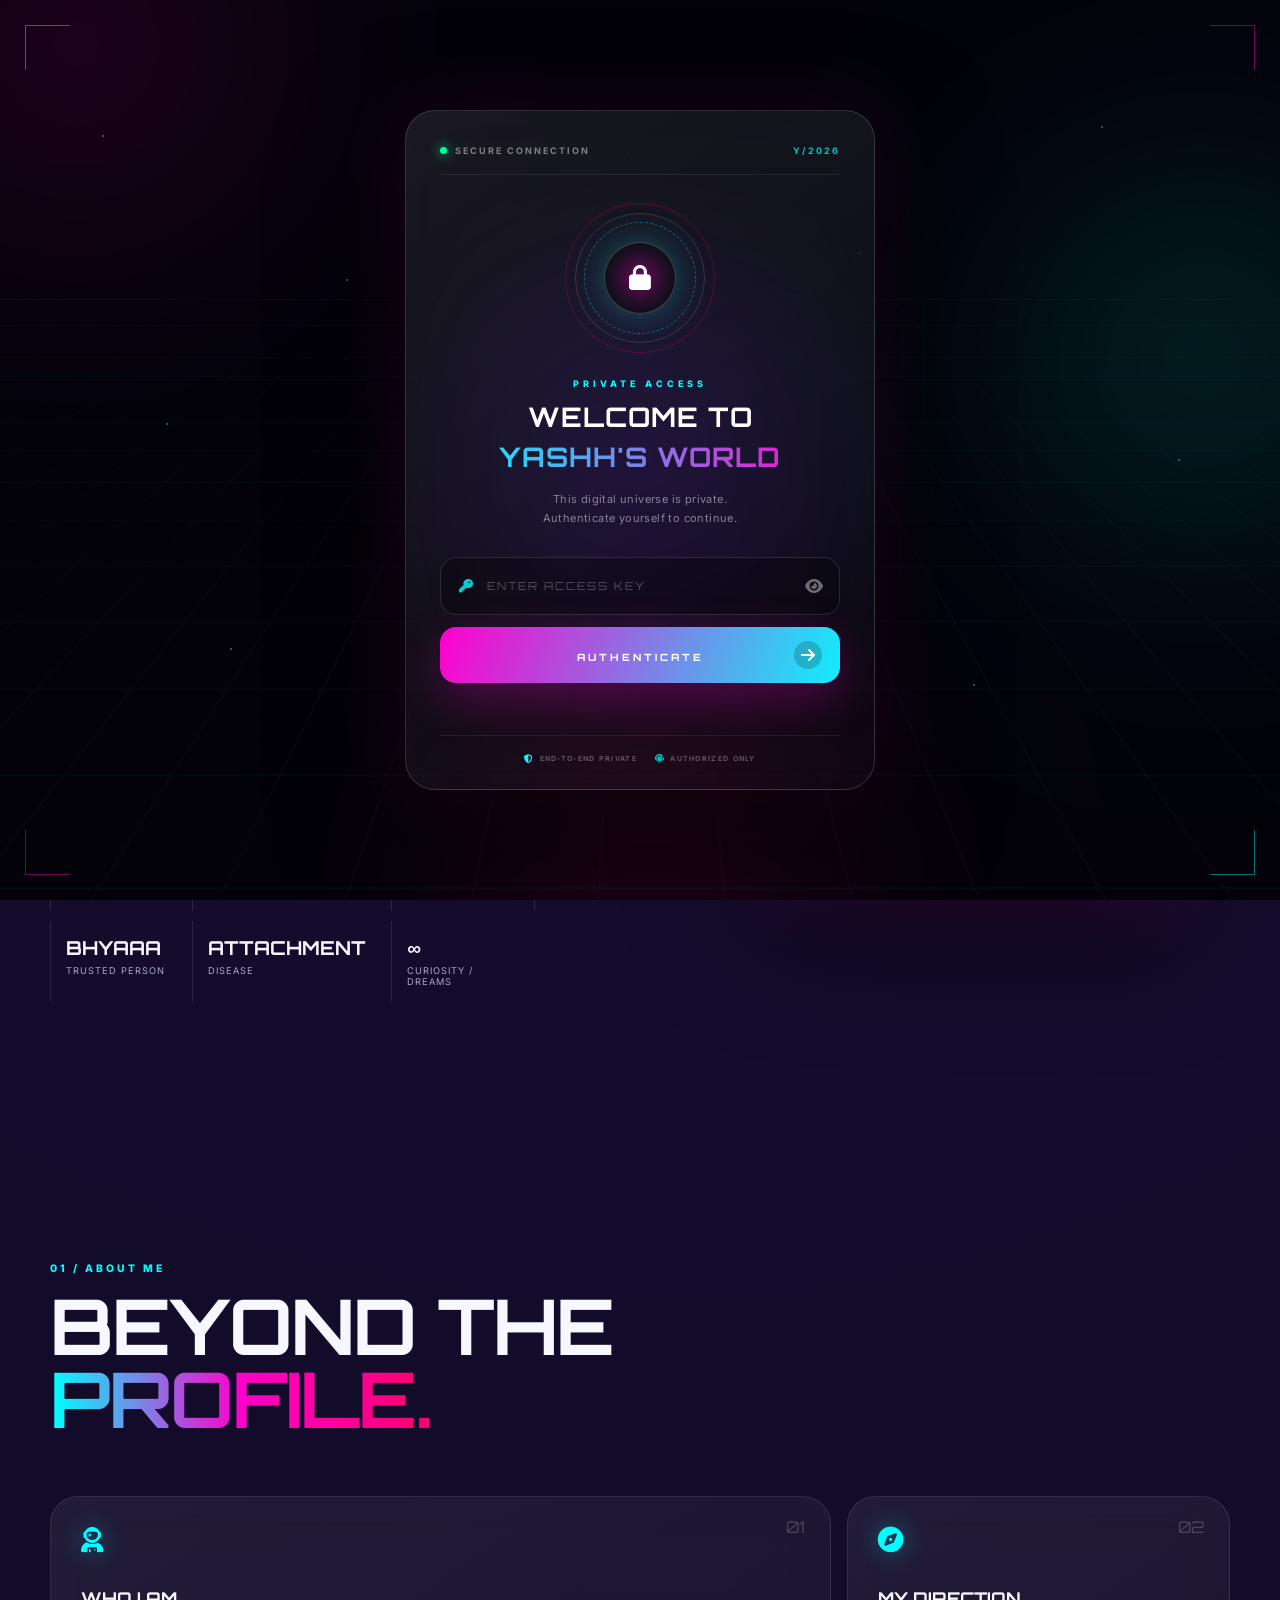
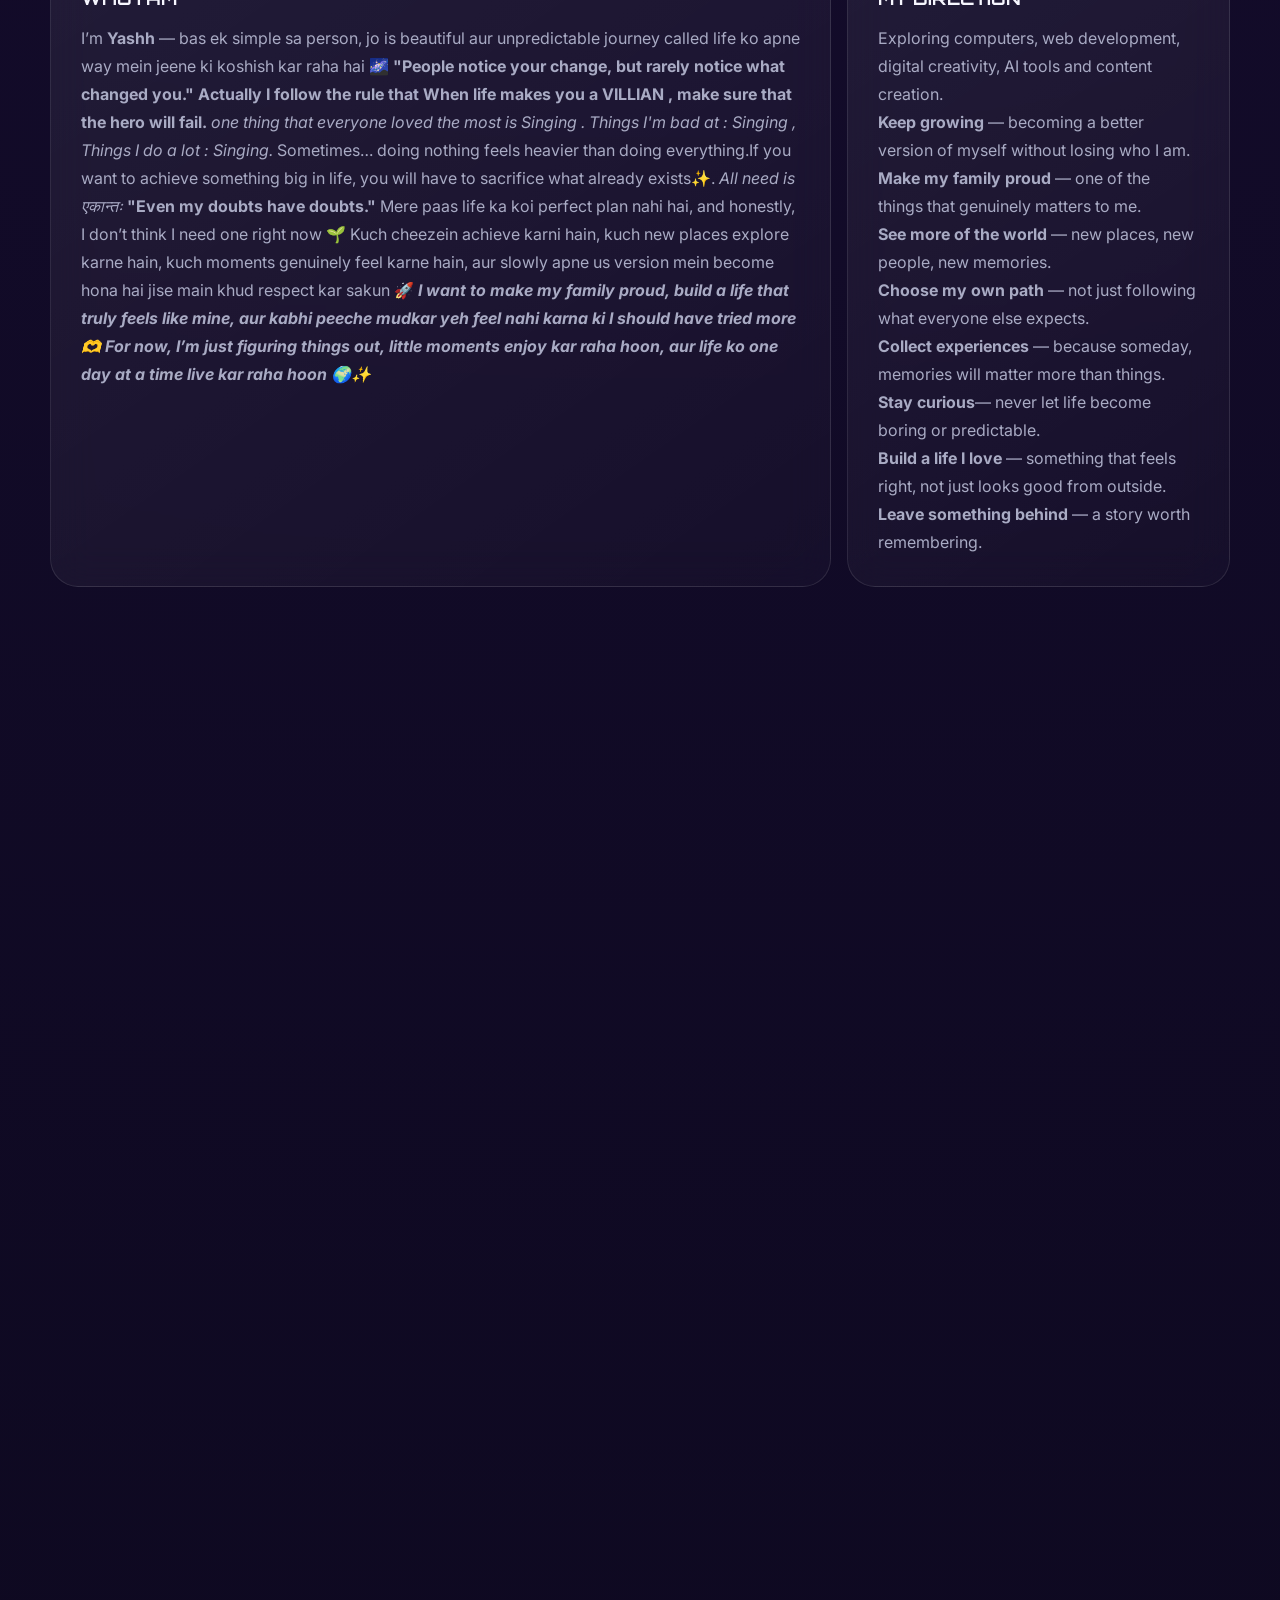
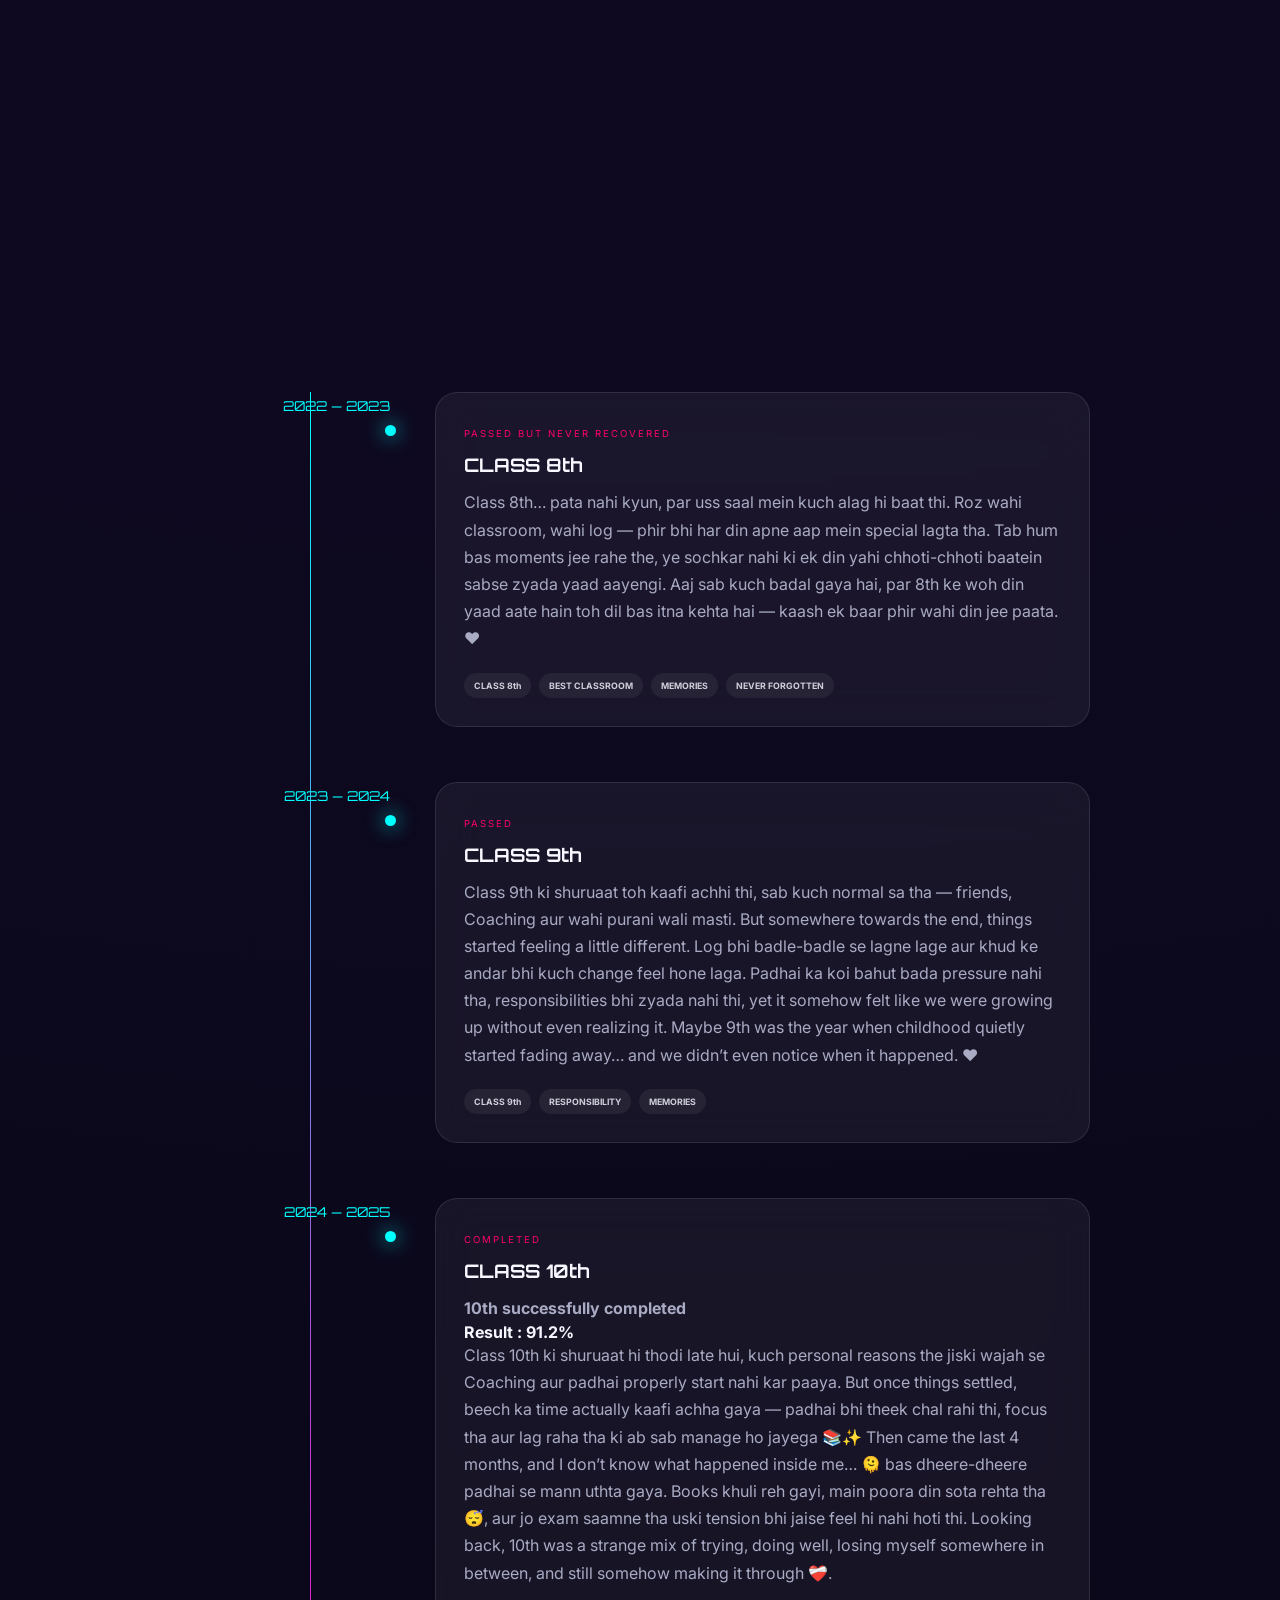
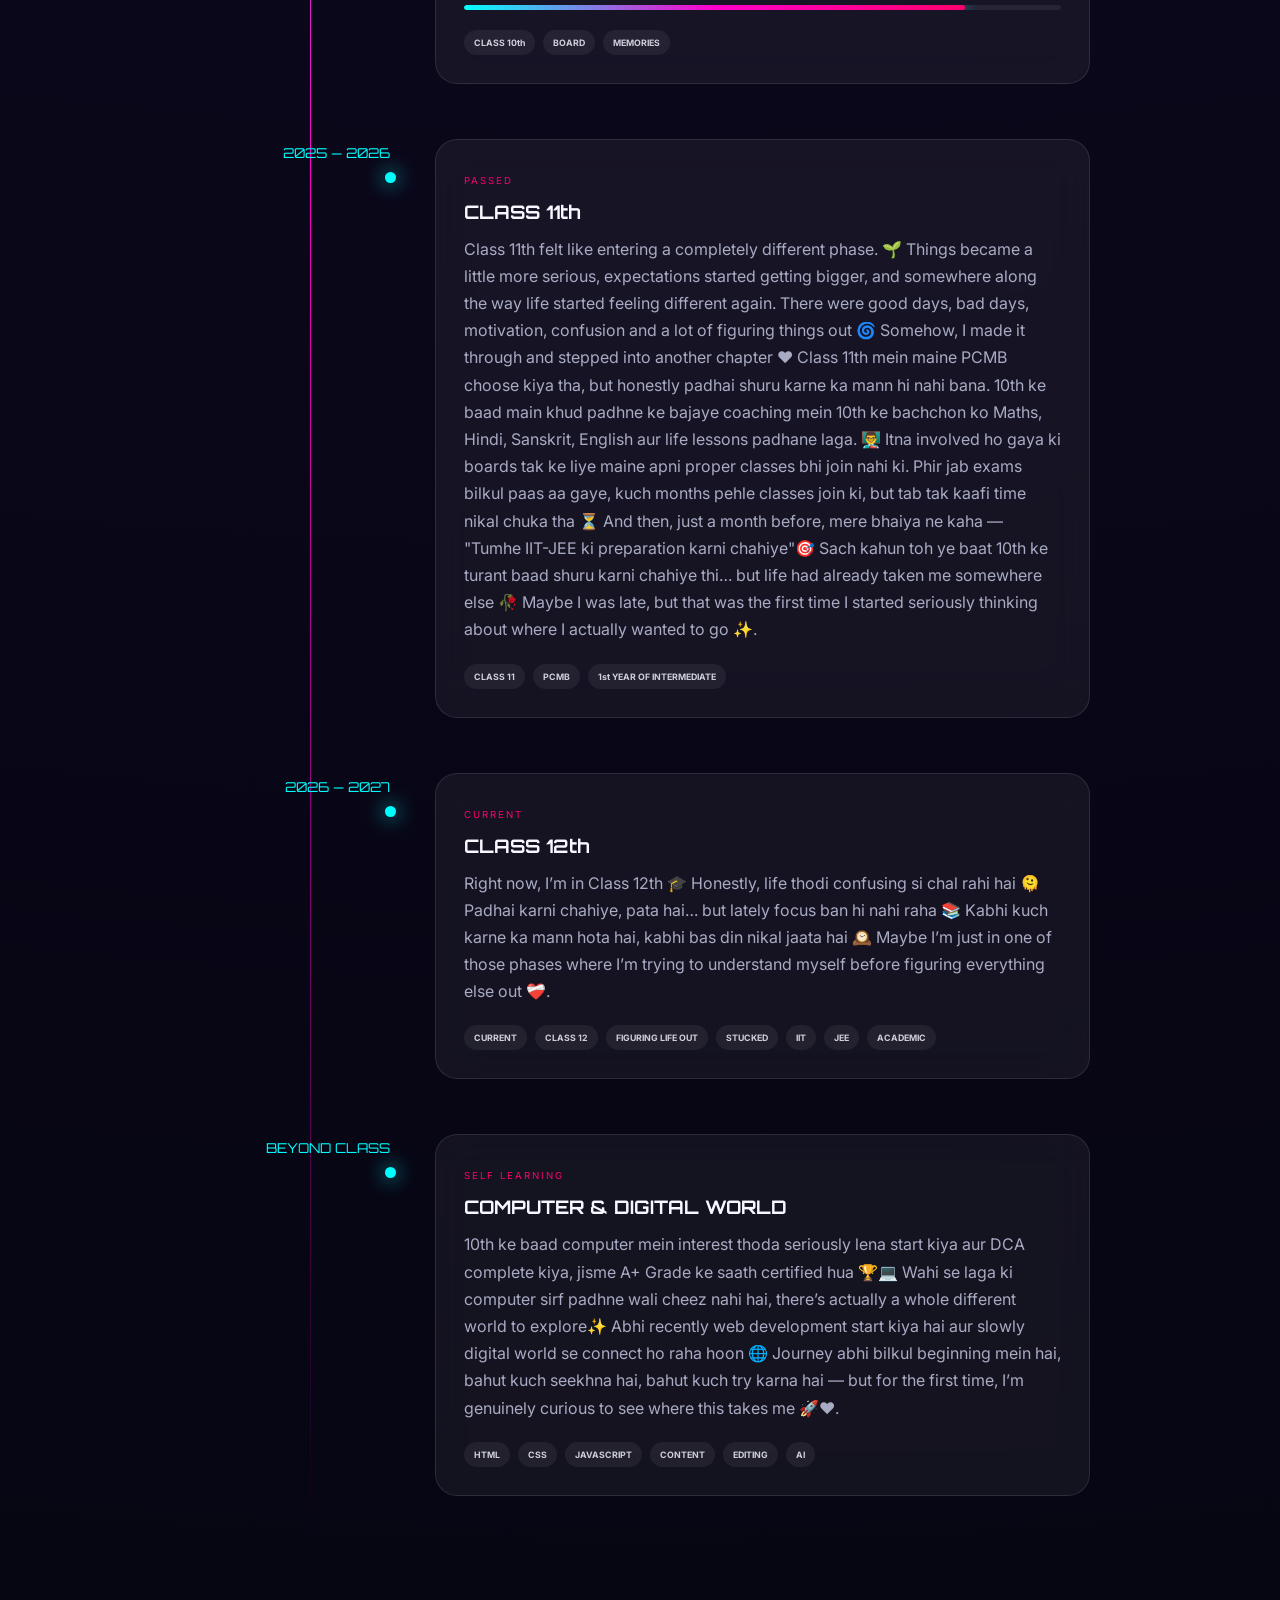
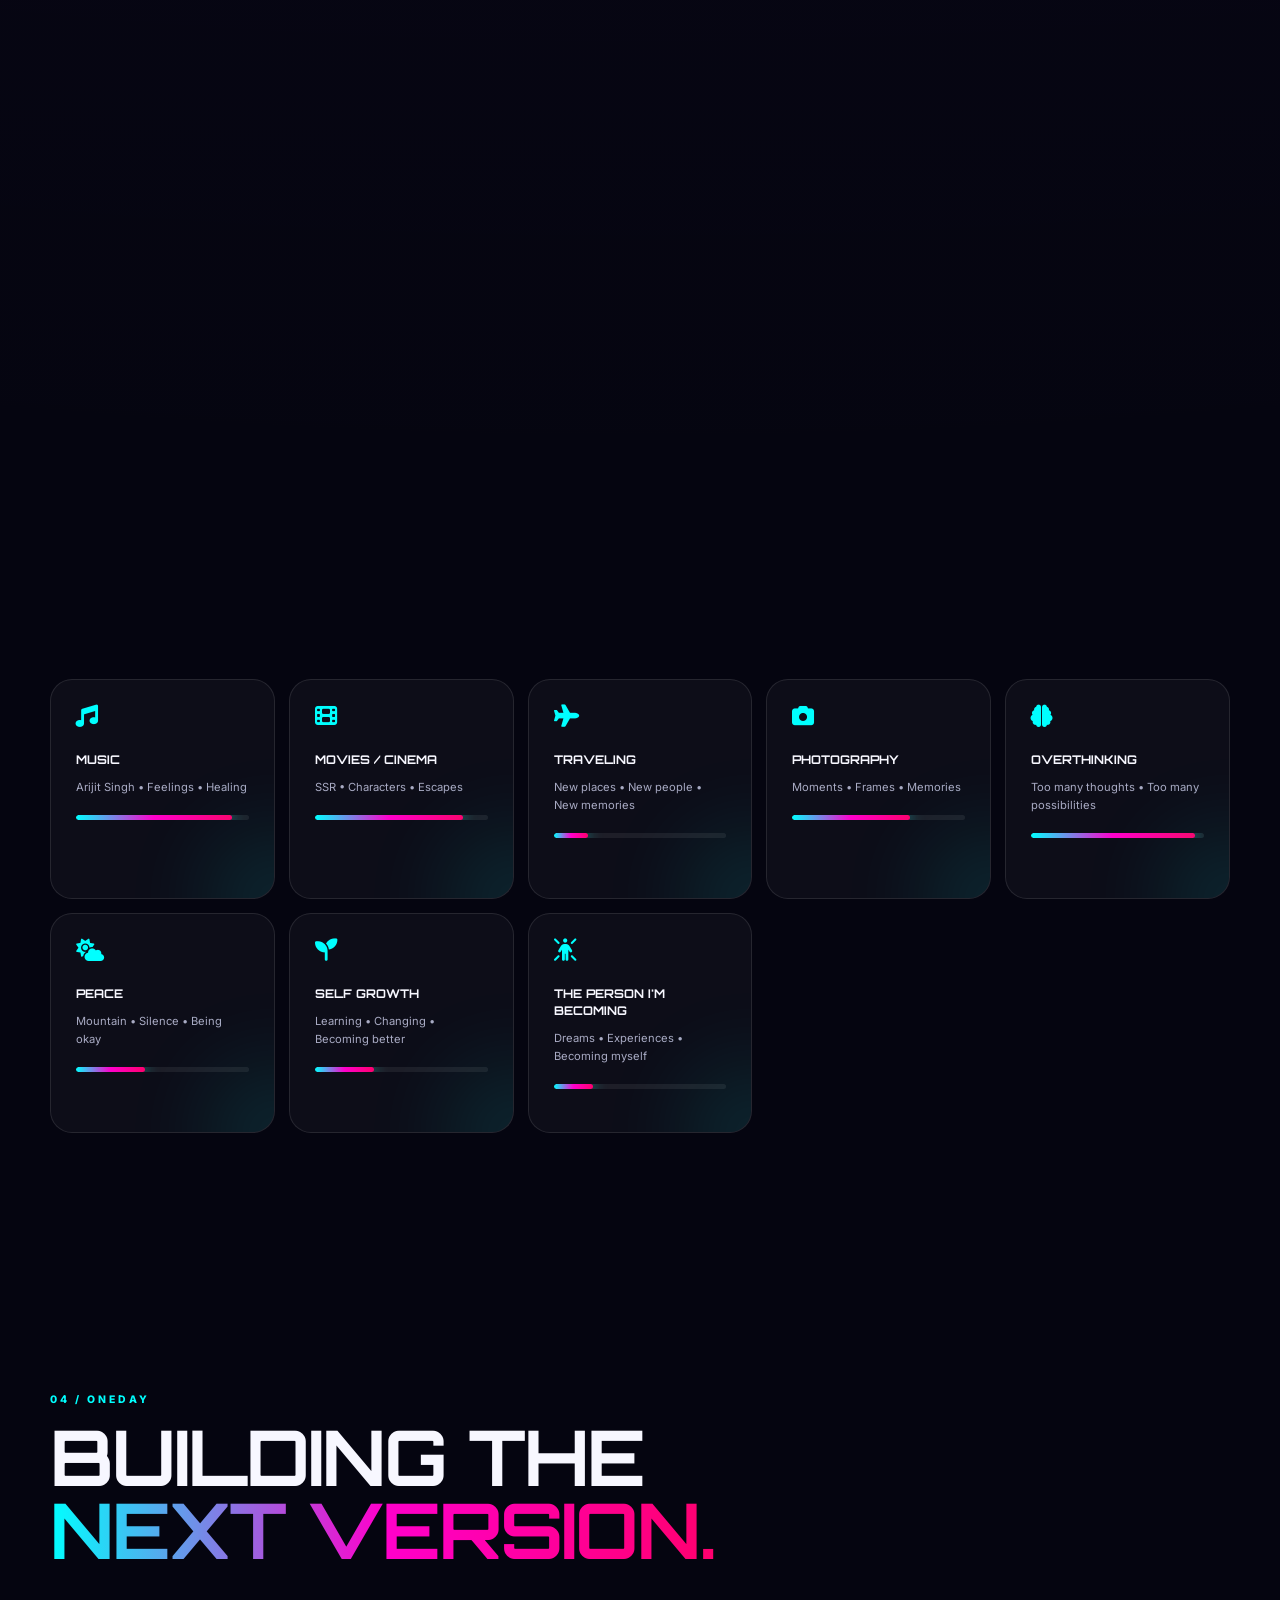
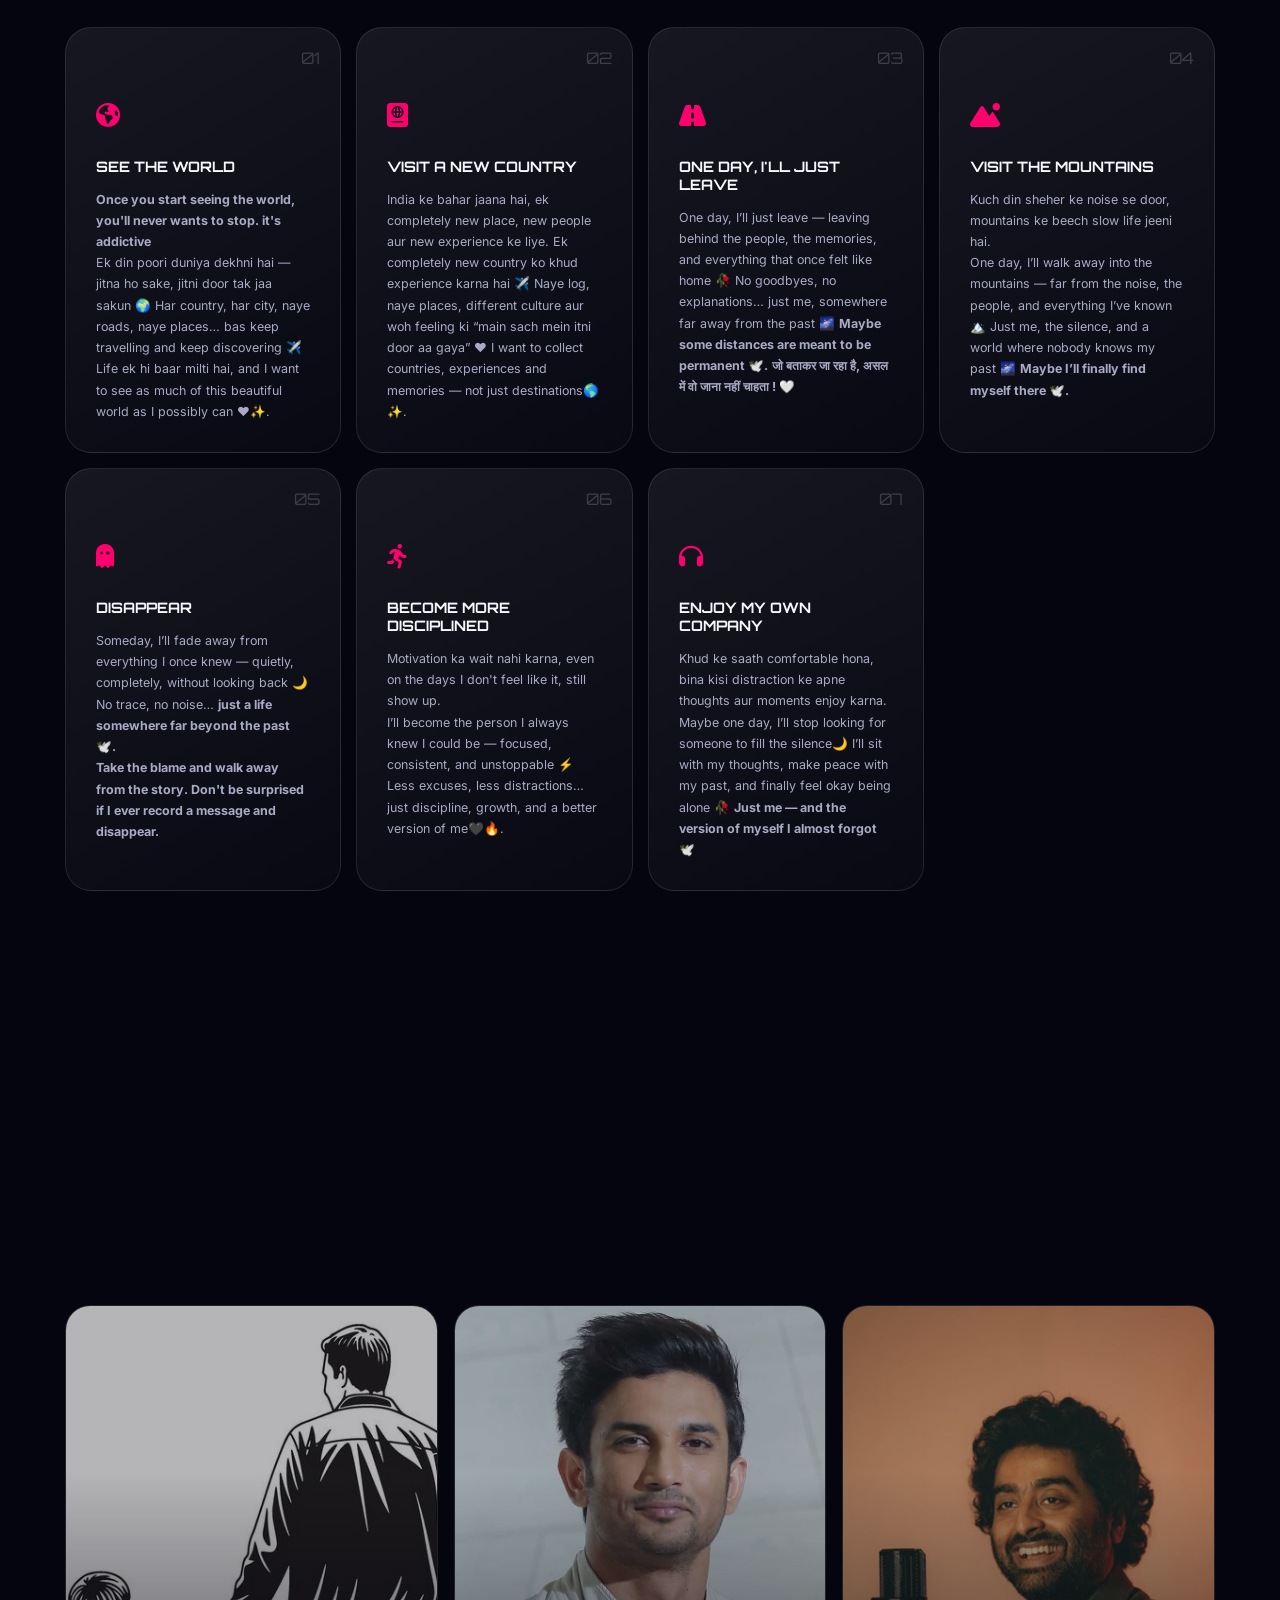
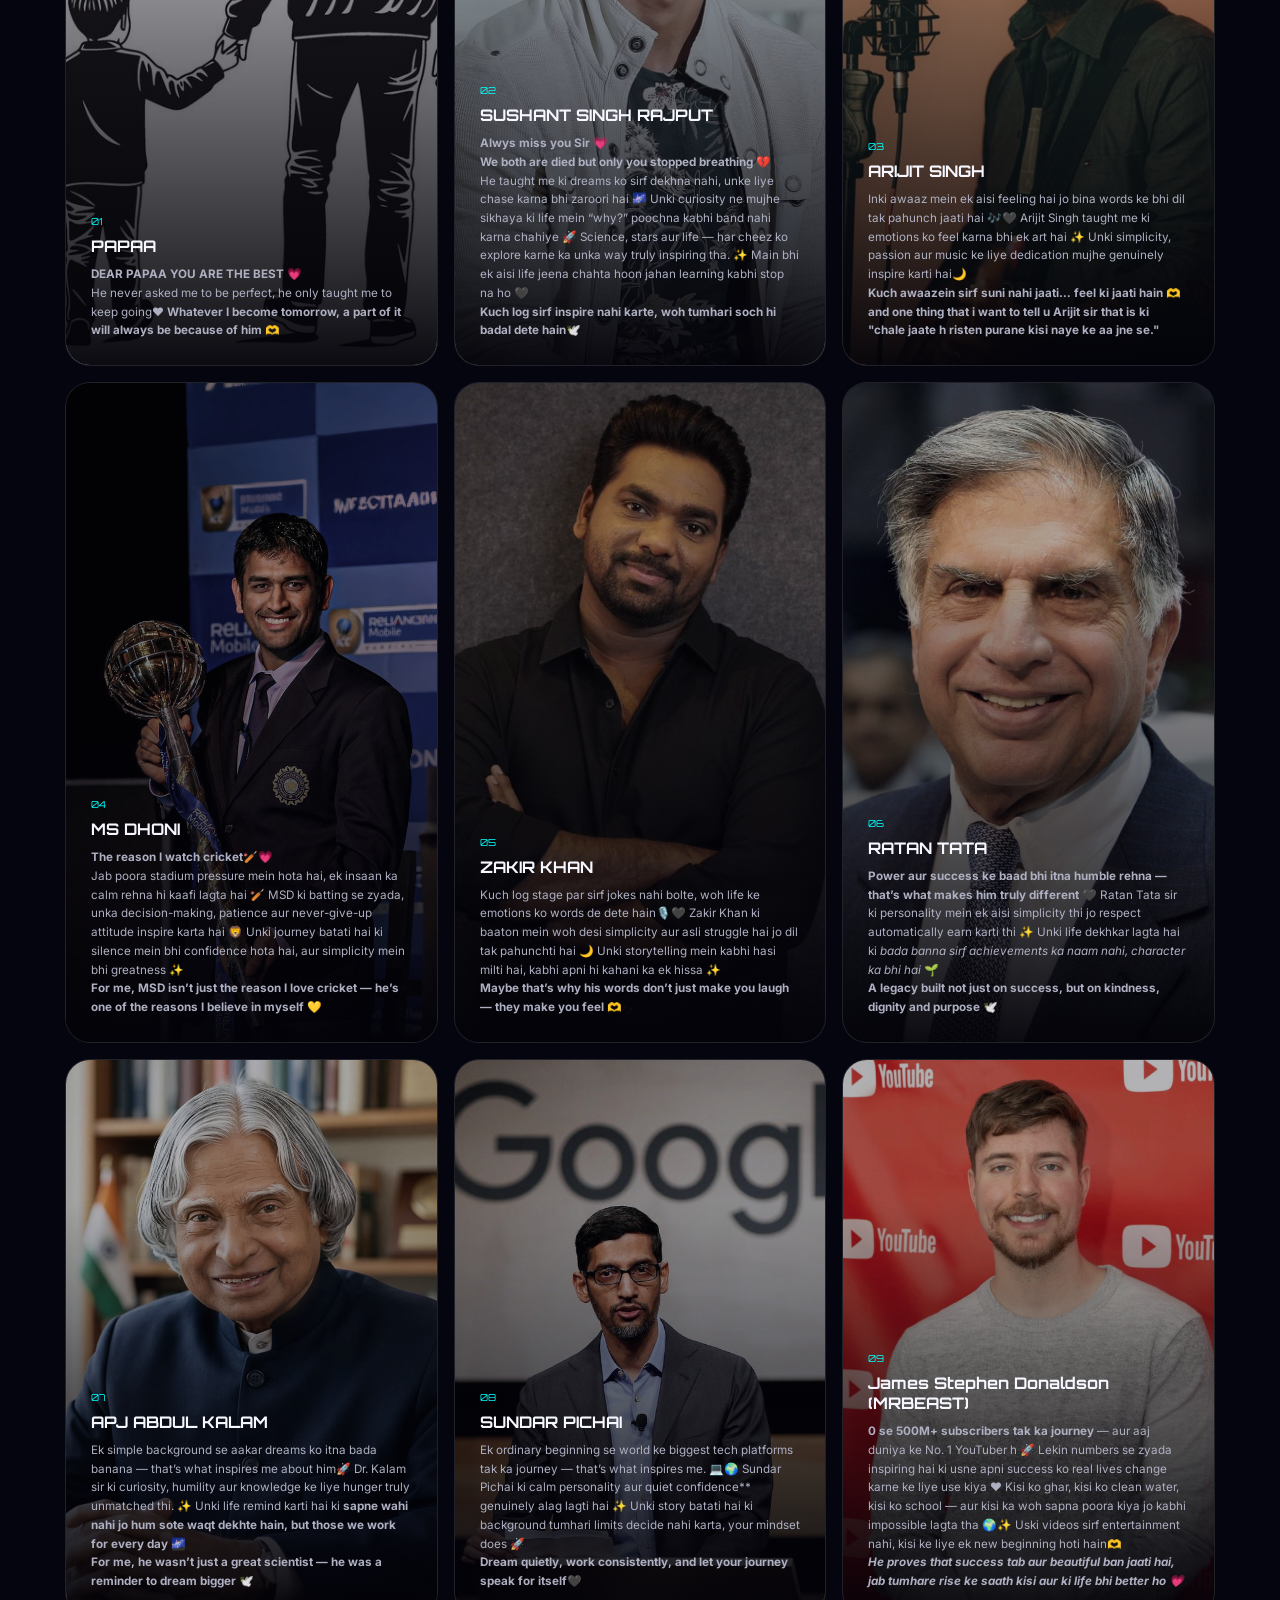
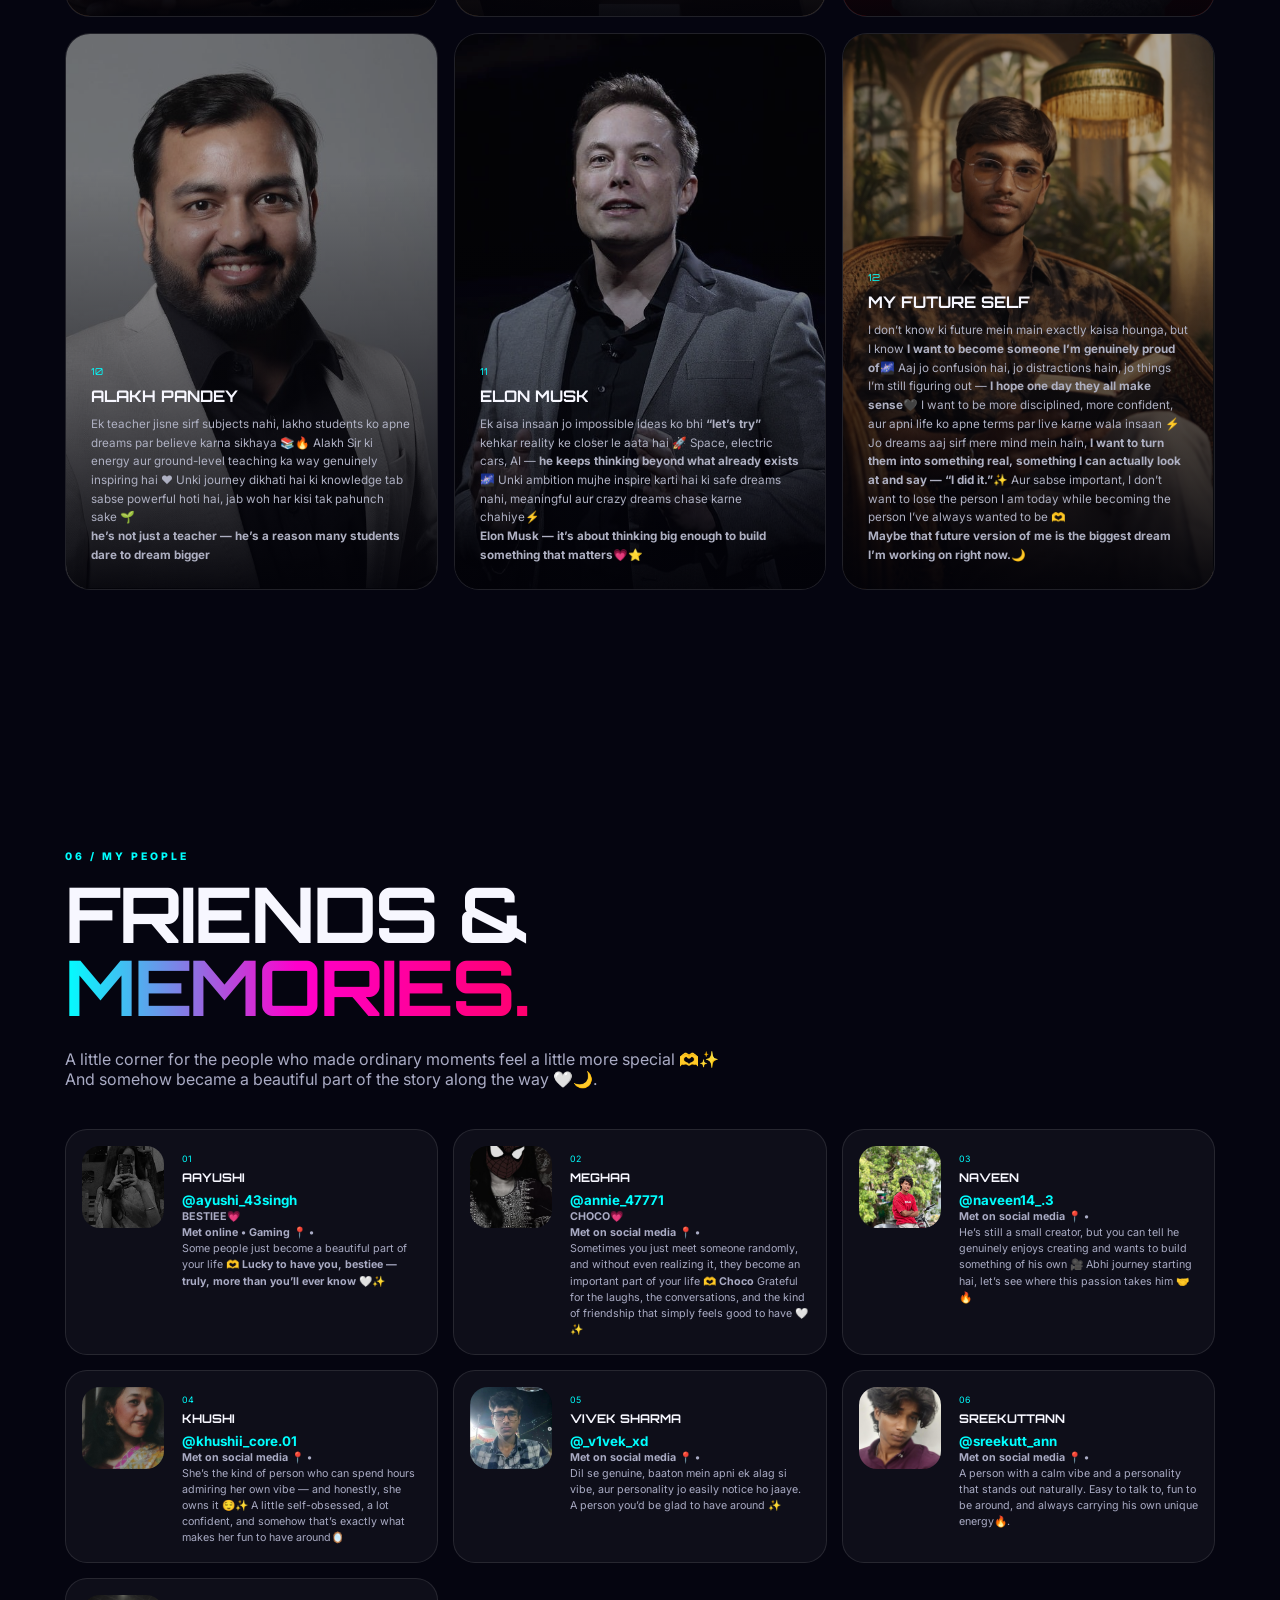
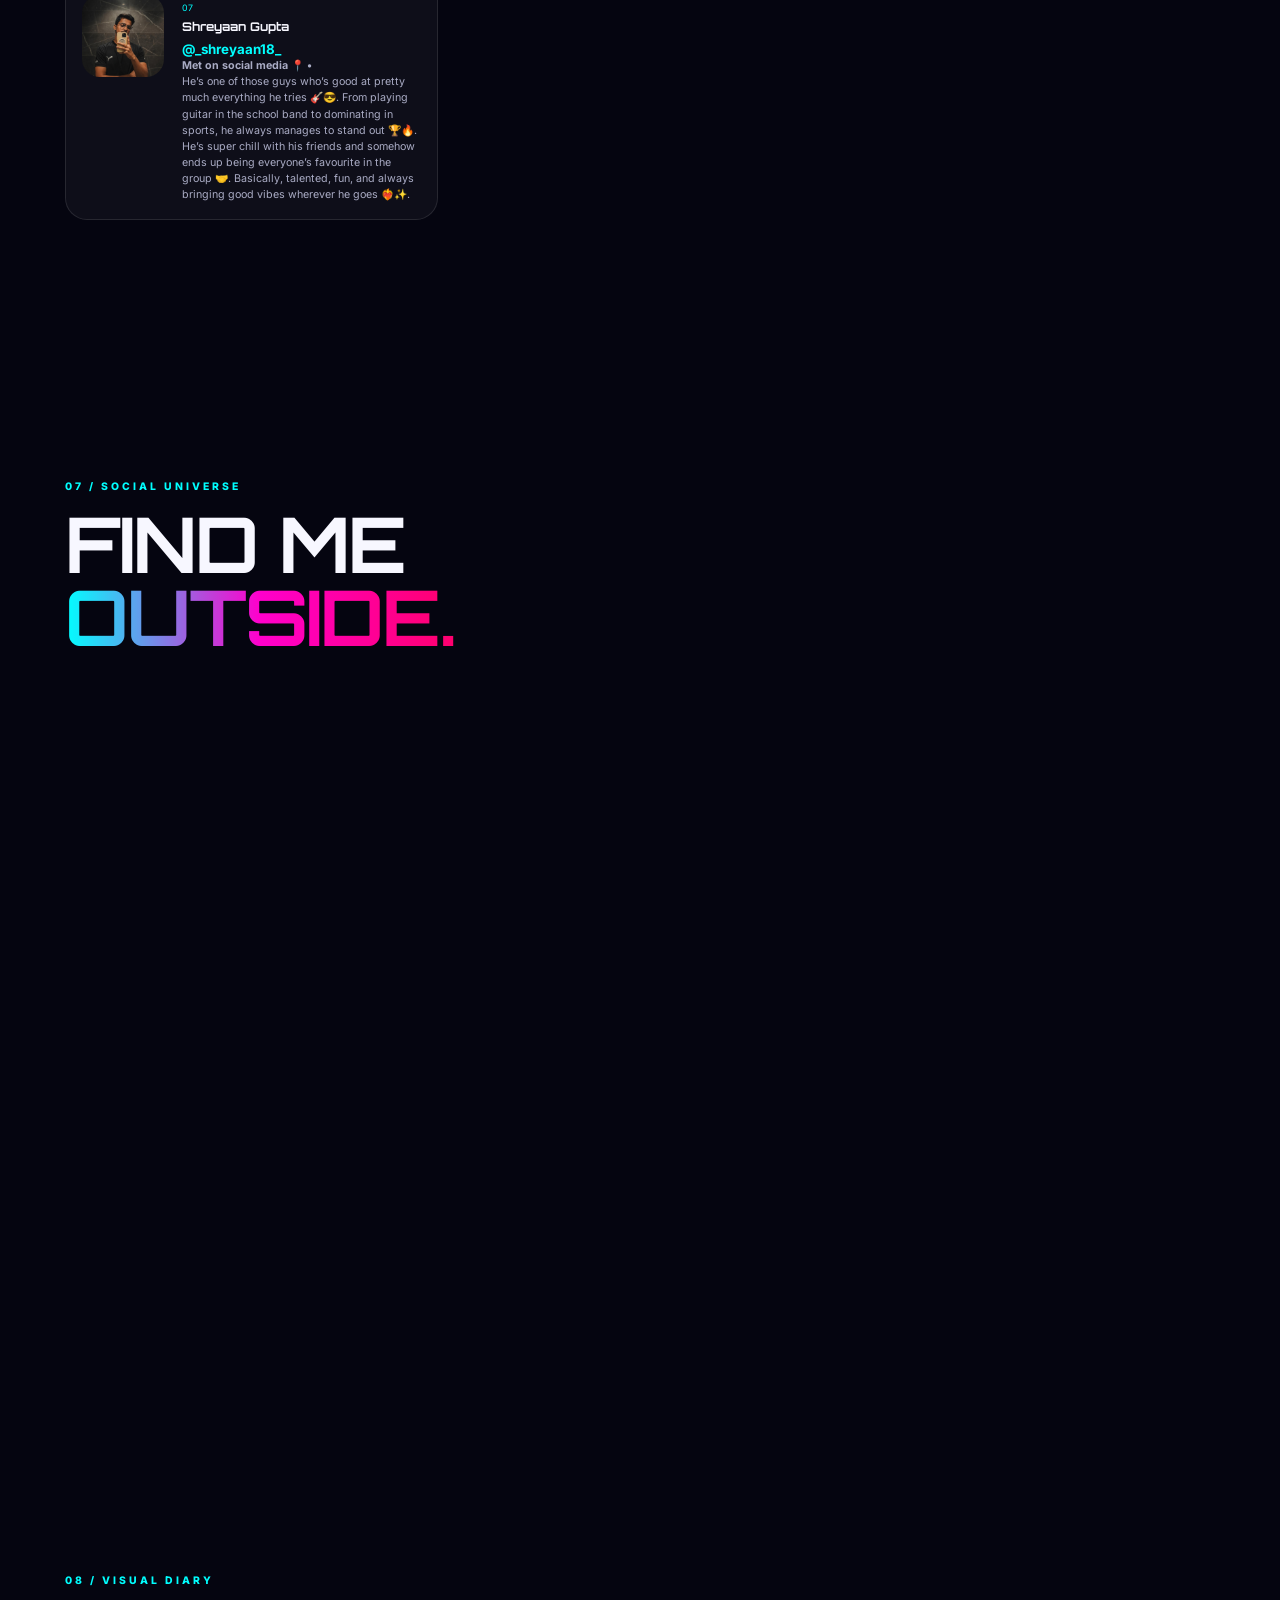
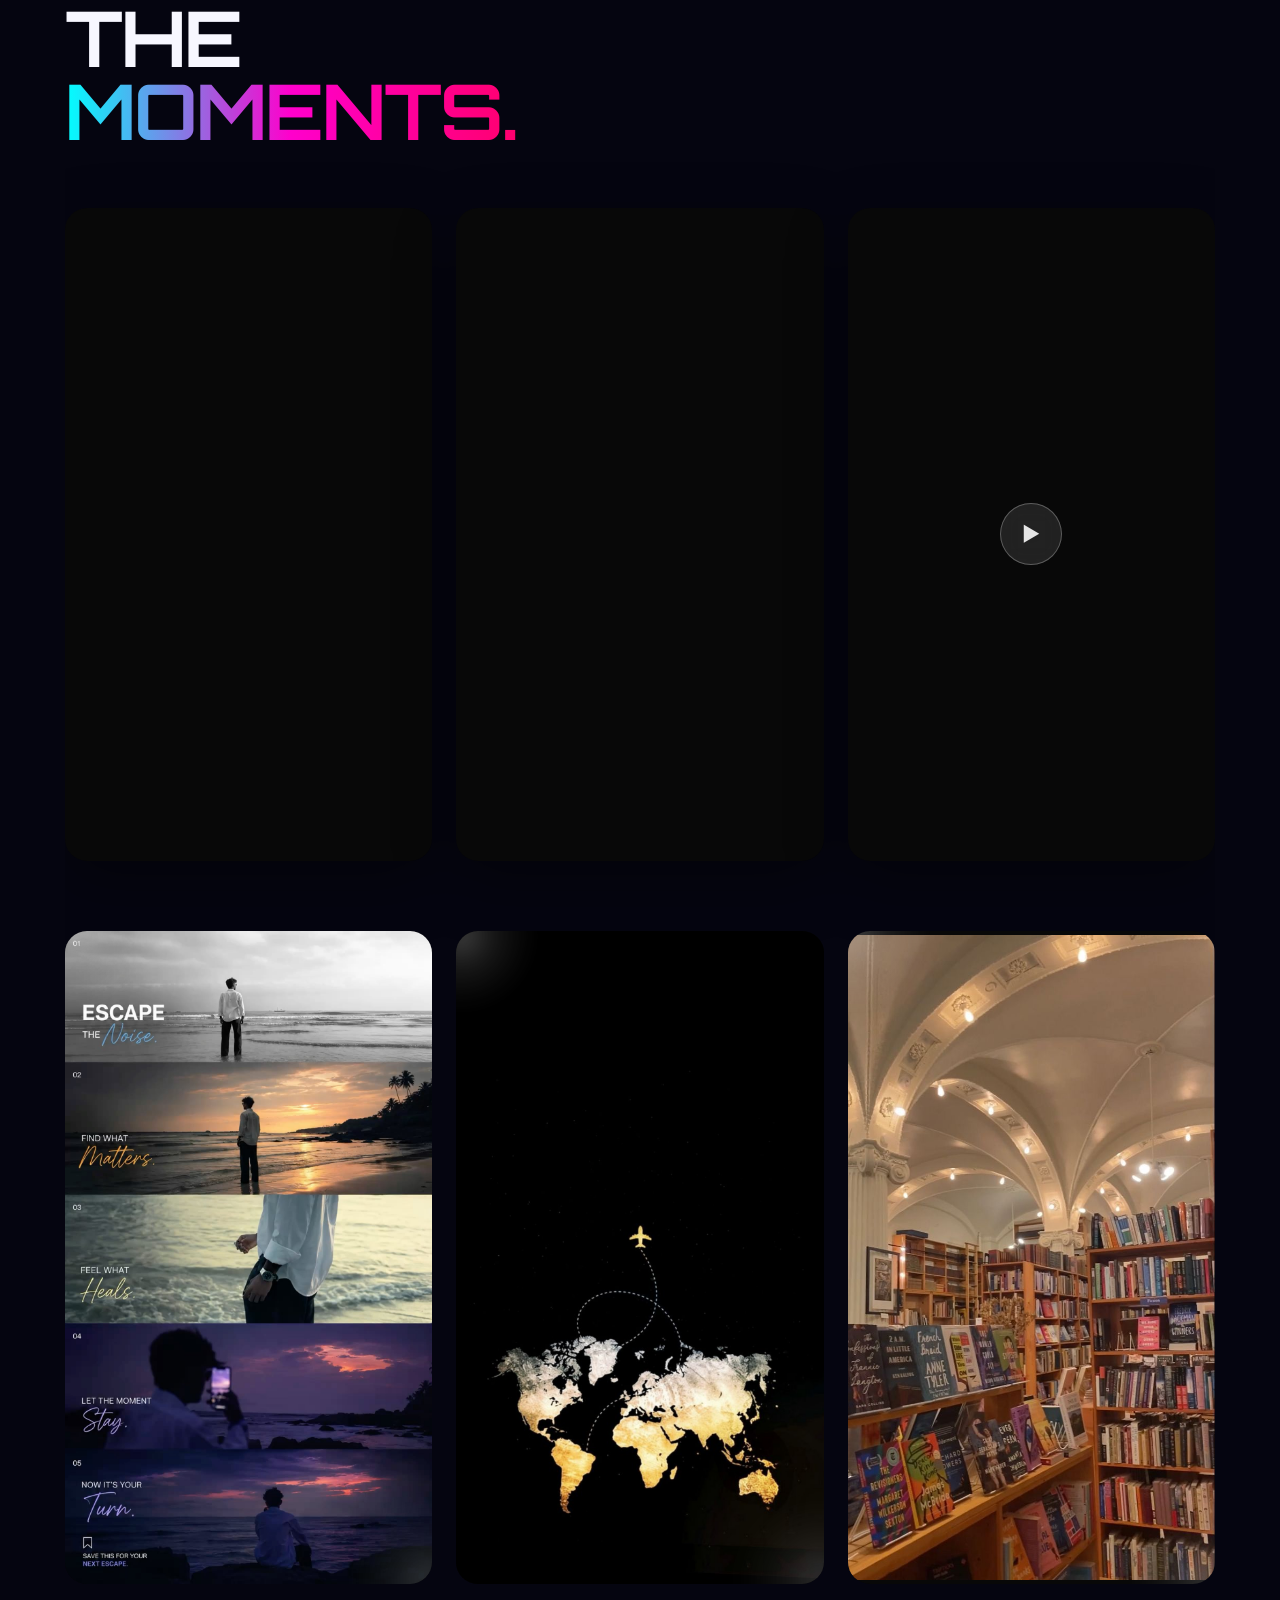
<file: index.html>
<!DOCTYPE html>
<html lang="en">

<head>

    <meta charset="UTF-8">
    <meta name="viewport" content="width=device-width, initial-scale=1.0">

    <title>YASHH — My Universe</title>

    <meta name="description"
        content="Welcome to Yashh's personal digital universe — portfolio, story, skills, inspirations, friends and social world.">

    <!-- =========================
         FAVICON
    ========================== -->
    <link rel="icon" type="image/svg+xml"
        href="data:image/svg+xml,%3Csvg xmlns='http://www.w3.org/2000/svg' viewBox='0 0 100 100'%3E%3Cdefs%3E%3ClinearGradient id='g' x1='0' y1='0' x2='1' y2='1'%3E%3Cstop stop-color='%2300f5ff'/%3E%3Cstop offset='.5' stop-color='%238b5cf6'/%3E%3Cstop offset='1' stop-color='%23ff2bd6'/%3E%3C/linearGradient%3E%3Cfilter id='glow'%3E%3CfeGaussianBlur stdDeviation='3' result='b'/%3E%3CfeMerge%3E%3CfeMergeNode in='b'/%3E%3CfeMergeNode in='SourceGraphic'/%3E%3C/feMerge%3E%3C/filter%3E%3C/defs%3E%3Crect width='100' height='100' rx='23' fill='%23050914'/%3E%3Ccircle cx='50' cy='50' r='40' fill='none' stroke='url(%23g)' stroke-width='2' opacity='.35'/%3E%3Cpath d='M24 25L43 25L50 43L57 25L76 25L59 58L59 78L41 78L41 58Z' fill='url(%23g)' filter='url(%23glow)'/%3E%3Cpath d='M50 43L50 78' stroke='%23ffffff' stroke-width='3' stroke-linecap='round' opacity='.9'/%3E%3Ccircle cx='77' cy='23' r='4' fill='%23ffffff' filter='url(%23glow)'/%3E%3C/svg%3E">

    <!-- =========================
         GOOGLE FONTS
    ========================== -->
    <link rel="preconnect" href="https://fonts.googleapis.com">
    <link rel="preconnect" href="https://fonts.gstatic.com" crossorigin>

    <link
        href="https://fonts.googleapis.com/css2?family=Inter:wght@400;500;600;700;800&family=Orbitron:wght@500;600;700;800;900&display=swap"
        rel="stylesheet">


    <!-- FONT AWESOME -->
    <link rel="stylesheet" href="https://cdnjs.cloudflare.com/ajax/libs/font-awesome/6.7.2/css/all.min.css">
    <!-- MAIN CSS -->
    <link rel="stylesheet" href="style.css">

</head>


<body>
    <!-- =====================================================
     PREMIUM PASSWORD / PRIVATE ACCESS SCREEN
===================================================== -->

    <div id="password-screen">

        <div class="access-bg">
            <div class="access-grid"></div>

            <div class="access-orb access-orb-1"></div>
            <div class="access-orb access-orb-2"></div>
            <div class="access-orb access-orb-3"></div>

            <div class="access-stars">
                <span></span><span></span><span></span><span></span>
                <span></span><span></span><span></span><span></span>
                <span></span><span></span><span></span><span></span>
            </div>

            <div class="scanline"></div>
        </div>

        <div class="access-panel">

            <div class="access-topline">
                <span class="access-status-dot"></span>
                <span>SECURE CONNECTION</span>
                <span class="access-code">Y/2026</span>
            </div>

            <div class="access-core">

                <div class="core-ring ring-a"></div>
                <div class="core-ring ring-b"></div>
                <div class="core-ring ring-c"></div>

                <div class="core-icon">
                    <i class="fa-solid fa-lock"></i>
                </div>

            </div>

            <div class="access-heading">

                <span class="access-label">PRIVATE ACCESS</span>

                <h1>
                    WELCOME TO
                    <strong>YASHH'S WORLD</strong>
                </h1>

                <p>
                    This digital universe is private.
                    <br>
                    Authenticate yourself to continue.
                </p>

            </div>

            <form id="password-form">

                <div class="password-field">

                    <i class="fa-solid fa-key"></i>

                    <input type="password" id="site-password" placeholder="ENTER ACCESS KEY" autocomplete="off"
                        required>

                    <button type="button" id="toggle-password" aria-label="Show password">
                        <i class="fa-solid fa-eye"></i>
                    </button>

                </div>

                <button type="submit" class="access-button">

                    <span class="button-text">
                        AUTHENTICATE
                    </span>

                    <span class="button-icon">
                        <i class="fa-solid fa-arrow-right"></i>
                    </span>

                    <span class="button-shine"></span>

                </button>

                <div id="password-error"></div>

            </form>

            <div class="access-footer">

                <span>
                    <i class="fa-solid fa-shield-halved"></i>
                    END-TO-END PRIVATE
                </span>

                <span>
                    <i class="fa-solid fa-fingerprint"></i>
                    AUTHORIZED ONLY
                </span>

            </div>

        </div>

        <div class="access-corner corner-tl"></div>
        <div class="access-corner corner-tr"></div>
        <div class="access-corner corner-bl"></div>
        <div class="access-corner corner-br"></div>

    </div>

    <!-- =====================================================
     LOADING / ENTRY SCREEN
===================================================== -->

    <div id="loader">

        <!-- ANIMATED BACKGROUND -->

        <div class="loader-bg">

            <div class="loader-grid"></div>

            <div class="loader-orb orb-a"></div>
            <div class="loader-orb orb-b"></div>
            <div class="loader-orb orb-c"></div>


            <!-- FLOATING PARTICLES -->

            <div class="loader-stars">

                <span></span>
                <span></span>
                <span></span>
                <span></span>
                <span></span>
                <span></span>
                <span></span>
                <span></span>
                <span></span>
                <span></span>
                <span></span>
                <span></span>

            </div>


            <!-- LIGHT STREAKS -->

            <div class="loader-line-effect line-one"></div>

            <div class="loader-line-effect line-two"></div>

        </div>


        <!-- MAIN LOADER CONTENT -->

        <div class="loader-content">


            <!-- PROFILE PHOTO -->

            <div class="loader-photo-wrap">

                <div class="loader-ring">

                    <img src="IMG/21.jpg" alt="Yashh">

                </div>

            </div>


            <!-- TITLE -->

            <div class="loader-title">

                ENTERING

                <span>YASHH'S WORLD</span>

            </div>


            <!-- LOADING BAR -->

            <div class="loader-line">

                <i></i>

            </div>


            <!-- SUBTITLE -->

            <p>
                INITIALIZING DIGITAL UNIVERSE...
            </p>
            <br>


            <!-- EXTRA INFO -->

            <div class="loader-coordinates">

                <span><b>INDIA</b></span>

                <b>•</b>

                <span><b>2026</b></span>


            </div>


        </div>

    </div>


    <!-- =====================================================
     ANIMATED BACKGROUND
===================================================== -->

    <div id="theme-bg">

        <!-- Moving neon blobs -->
        <div class="nebula nebula-one"></div>
        <div class="nebula nebula-two"></div>
        <div class="nebula nebula-three"></div>

        <!-- Stars -->
        <div class="starfield"></div>
        <div class="starfield starfield-two"></div>

        <!-- Moving grid -->
        <div class="grid-floor"></div>

        <!-- Decorative orbital rings -->
        <div class="planet-ring ring-one"></div>
        <div class="planet-ring ring-two"></div>

    </div>



    <!-- =====================================================
     NAVIGATION
===================================================== -->

    <header class="nav">

        <a href="#home" class="brand">

            <span>Y</span>

            YASHH

        </a>


        <nav class="nav-links">

            <a href="#home">Home</a>

            <a href="#about">About</a>

            <a href="#education">Education</a>

            <a href="#skills">Skills</a>

            <a href="#inspiration">Inspirations</a>

            <a href="#friends">Friends</a>

            <a href="#contact">Contact</a>

        </nav>


        <button class="menu" aria-label="Open Menu">

            <i class="fa-solid fa-bars"></i>

        </button>

    </header>



    <!-- =====================================================
     MAIN WEBSITE
===================================================== -->

    <main>




        <section id="home" class="section hero">


            <!-- LEFT SIDE -->

            <div class="hero-copy reveal">

                <p class="eyebrow">

                    <span class="status-dot"></span>

                    PERSONAL PORTFOLIO / DIGITAL UNIVERSE

                </p>


                <h1>

                    HELLO,

                    <br>

                    <span>I'M YASHH.</span>

                </h1>

                <div class="hero-roles">
                    <span>STUDENT</span>
                    <i>•</i>
                    <span>WRITER</span>
                    <i>•</i>
                    <span>POET</span>
                    <i>•</i>
                    <span>GAMER</span>
                    <i>•</i>
                    <span>PROGRAMMER</span>
                    <i>•</i>
                    <span>MENTOR</span>
                </div>


                <p class="hero-description">

                    A curious student with a creative mind, a calm nature, and a little too much imagination. meri
                    duniya sirf books aur classes tak limited nahi hai thoda creative, thoda calm , aur imagination
                    kaafi zyada hai.
                    Sometimes I use my imagination to make myself happy<br>
                    <b>How bad did it hurt ? - Maine Dost bnane chordiye.<br>
                        आशिक था एक मेरे अंदर, कुछ साल पहले गुज़र गया..!!
                        अब कोई शायर सा है, अजीब अजीब सी बातें करता है,…</b> <br>
                    <b>“what if what you’re manifesting… is manifesting you too? 🤍🙇.”</b>


                </p>


                <!-- BUTTONS -->

                <div class="hero-actions">

                    <a href="#about" class="btn primary">

                        EXPLORE MY WORLD

                        <i class="fa-solid fa-arrow-down"></i>

                    </a>


                    <a href="story.html" class="btn glass">

                        ENTER MY STORY

                        <i class="fa-solid fa-arrow-up-right-from-square"></i>

                    </a>


                </div>


                <!-- MINI STATS -->

                <div class="hero-mini">

                    <div>

                        <strong>12th</strong>

                        <span>CURRENT CLASS</span>

                    </div>


                    <div>

                        <strong>IIT JEE</strong>

                        <span> PREPARATION</span>

                    </div>


                    <div>

                        <strong>17+</strong>

                        <span> AGE</span>

                    </div>


                    <div>

                        <strong>BIHAR</strong>

                        <span>FROM</span>

                    </div>

                    <div>

                        <strong> BHYAAA</strong>

                        <span> TRUSTED PERSON </span>

                    </div>

                    <div>

                        <strong> ATTACHMENT</strong>

                        <span> DISEASE </span>

                    </div>

                    <div>

                        <strong>∞</strong>

                        <span>CURIOSITY / DREAMS </span>

                    </div>

                </div>

            </div>



            <!-- RIGHT SIDE -->

            <div class="hero-visual reveal">

                <!-- ROTATING PHOTO ORBITS -->
                <div class="photo-orbit orbit-one"></div>
                <div class="photo-orbit orbit-two"></div>




                <div class="photo-frame">




                    <div class="photo-badge">

                        <i class="fa-solid fa-bolt"></i>

                        CURRENTLY EVOLVING

                    </div>




                    <div class="floating-card card-top">

                        <i class="fa-solid fa-code"></i>

                        <span>
                            BUILDING<br>
                            THE FUTURE
                        </span>

                    </div>


                    <!-- MAIN DEMO PHOTO -->

                    <img src="IMG/main profile.png" alt="Yashh Portrait">




                    <div class="photo-overlay"></div>


                    <!-- PHOTO CAPTION -->

                    <div class="photo-caption">

                        <div>

                            <strong>YASHH</strong>

                            <span>MAIN CHARACTER</span>

                        </div>

                    </div>


                    <!-- BOTTOM STATUS -->

                    <div class="photo-status">

                        <span class="status-dot"></span>

                        THE STORY IS STILL BEING WRITTEN...

                    </div>


                </div>

            </div>

        </section>




        <!-- =====================================================
     ABOUT ME
===================================================== -->

        <section id="about" class="section">


            <div class="section-head reveal">

                <span>01 / ABOUT ME</span>

                <h2>

                    BEYOND THE

                    <br>

                    <em>PROFILE.</em>

                </h2>

            </div>



            <div class="bento">


                <!-- CARD 1 -->

                <article class="glass-card big reveal">

                    <span class="card-number">01</span>

                    <i class="fa-solid fa-user-astronaut card-icon"></i>

                    <h3>WHO I AM</h3>

                    <p>

                        I’m <b>Yashh</b> — bas ek simple sa person, jo is beautiful aur unpredictable journey called
                        life ko apne way mein jeene ki koshish kar raha hai 🌌

                        <b> "People notice your change, but rarely notice what changed you." Actually I follow the rule
                            that When life makes you a VILLIAN , make sure that the hero will fail.</b>
                        <i>one thing that everyone loved the most is Singing . Things I'm bad at : Singing , Things I do
                            a lot : Singing.</i>

                        Sometimes… doing nothing feels heavier than doing everything.If you want to achieve something
                        big in life, you will have to sacrifice what already exists✨.
                        <i>All need is एकान्तः </i>

                        <b>"Even my doubts have doubts."</b>

                        Mere paas life ka koi perfect plan nahi hai, and honestly, I don’t think I need one right now 🌱
                        Kuch cheezein achieve karni hain, kuch new places explore karne hain, kuch moments genuinely
                        feel karne hain, aur slowly apne us version mein become hona hai jise main khud respect kar
                        sakun 🚀

                        <b><i>I want to make my family proud, build a life that truly feels like mine, aur kabhi peeche
                                mudkar yeh feel nahi karna ki I should have tried more 🫶

                                For now, I’m just figuring things out, little moments enjoy kar raha hoon, aur life ko
                                one day at a time live kar raha hoon 🌍✨</i></b>


                    </p>

                </article>



                <!-- CARD 2 -->

                <article class="glass-card reveal">

                    <span class="card-number">02</span>

                    <i class="fa-solid fa-compass card-icon"></i>

                    <h3>MY DIRECTION</h3>

                    <p>

                        Exploring computers, web development,
                        digital creativity, AI tools and
                        content creation.<br>
                        <b> Keep growing </b>— becoming a better version of myself without losing who I am.<br>
                        <b>Make my family proud </b>— one of the things that genuinely matters to me.<br>
                        <b>See more of the world</b> — new places, new people, new memories.<br>
                        <b>Choose my own path</b> — not just following what everyone else expects.<br>
                        <b>Collect experiences</b> — because someday, memories will matter more than things.<br>
                        <b>Stay curious</b>— never let life become boring or predictable.<br>
                        <b>Build a life I love</b> — something that feels right, not just looks good from outside.<br>
                        <b>Leave something behind</b> — a story worth remembering.<br>

                    </p>

                </article>



                <!-- CARD 3 -->

                <article class="glass-card reveal">

                    <span class="card-number">03</span>

                    <i class="fa-solid fa-fire card-icon"></i>

                    <h3>MY ADVICE</h3>

                    <p>

                        1. <b> "Your caste, religion, birth place, and gender are all accidents of birth. You did
                            nothing to earn them, so don't take pride in them. Instead, be proud of your own character,
                            your actions, and the humanity you choose every single day."</b>
                        2. तुम केवल सुंदर नहीं सक्षम बनना !<br>
                        इतना सक्षम -<br>
                        की जब कोई तुम्हारे गुणों की बात करे तो सुंदरता की बात सबसे आखिरी में हो.....<br>
                        3. <b>Be proud of yourself, because noone knows about the battles you are fighting
                            everyday🥲</b><br>
                        <!-- 4. <b></b><br> -->


                    </p>

                </article>



                <!-- CARD 4 -->

                <article class="glass-card reveal">

                    <span class="card-number">04</span>

                    <i class="fa-solid fa-lightbulb card-icon"></i>

                    <h3>MY MINDSET</h3>

                    <p>

                        <b> "If a god can welcome Criminal and rapists Into temple, He can definitely Welcome a
                            menstruation women💗🕉️."</b><br>
                        <!-- <b> ""</b><br> -->


                    </p>

                </article>



                <!-- CARD 5 -->

                <article class="glass-card reveal">

                    <span class="card-number">05</span>

                    <i class="fa-solid fa-rocket card-icon"></i>

                    <h3>DEAR GIRLS</h3>

                    <p>
                        <b>Be selfish girls because even your parents first priority is society🥲</b><br>

                        <B>Girl, go focus on you.
                            There is nothing more beautiful than a woman who knows her worth, works toward her goals,
                            and dreams big.
                            You don't need to prove anything to anyone.
                            You just need to believe in you.</B>
                        <br>

                    </p>

                </article>



                <!-- CARD 6 -->

                <article class="glass-card wide reveal">

                    <span class="card-number">06</span>

                    <i class="fa-solid fa-laptop-code card-icon"></i>

                    <h3>WHAT I'M DOING RIGHT NOW</h3>

                    <p>

                        Right now, I’m in 12th, but honestly, life feels a little stuck. Padhai chalni chahiye, but
                        lately focus ban hi nahi raha, and I’ve kind of fallen into that phase where days just keep
                        passing. Kabhi kuch karne ka mann hota hai, kabhi bas time nikal jaata hai. I know I need to get
                        back on track, and maybe I’m still figuring out how — but for now, I’m just trying to understand
                        myself, get my head straight, and slowly find my way again. <br>
                        <b>Every night i questioning myself why all these things happend to me,even after my intention
                            were pure and genuine.</b>

                    </p>

                </article>


            </div>

        </section>

        <!-- =====================================================
     EDUCATION
===================================================== -->

        <section id="education" class="section">

            <div class="section-head reveal">

                <span>02 / EDUCATION</span>

                <h2>
                    THE ROAD
                    <br>
                    <em>SO FAR.</em>
                </h2>

            </div>


            <div class="timeline">


                <!-- ================= CLASS 8 ================= -->

                <article class="timeline-item reveal">

                    <div class="timeline-year">
                        2022 — 2023
                    </div>

                    <div class="timeline-content">

                        <span class="timeline-label">
                            PASSED BUT NEVER RECOVERED
                        </span>

                        <h3>
                            CLASS 8th
                        </h3>

                        <p>
                            Class 8th… pata nahi kyun, par uss saal mein kuch alag hi baat thi.
                            Roz wahi classroom, wahi log — phir bhi har din apne aap mein special lagta tha.
                            Tab hum bas moments jee rahe the, ye sochkar nahi ki ek din yahi chhoti-chhoti
                            baatein sabse zyada yaad aayengi.
                            Aaj sab kuch badal gaya hai, par 8th ke woh din yaad aate hain toh dil bas itna kehta hai —
                            kaash ek baar phir wahi din jee paata. ❤️
                        </p>

                        <div class="tags">

                            <b>CLASS 8th</b>
                            <b> BEST CLASSROOM </b>
                            <b> MEMORIES</b>
                            <B>NEVER FORGOTTEN </B>

                        </div>

                    </div>

                </article>



                <!-- ================= CLASS 9 ================= -->

                <article class="timeline-item reveal">

                    <div class="timeline-year">
                        2023 — 2024
                    </div>

                    <div class="timeline-content">

                        <span class="timeline-label">
                            PASSED
                        </span>

                        <h3>
                            CLASS 9th
                        </h3>

                        <p>
                            Class 9th ki shuruaat toh kaafi achhi thi, sab kuch normal sa tha —
                            friends, Coaching aur wahi purani wali masti.
                            But somewhere towards the end, things started feeling a little different.
                            Log bhi badle-badle se lagne lage aur khud ke andar bhi kuch change feel hone laga.
                            Padhai ka koi bahut bada pressure nahi tha, responsibilities bhi zyada nahi thi,
                            yet it somehow felt like we were growing up without even realizing it.
                            Maybe 9th was the year when childhood quietly started fading away…
                            and we didn’t even notice when it happened. ❤️
                        </p>

                        <div class="tags">

                            <b>CLASS 9th</b>
                            <b> RESPONSIBILITY </b>
                            <b> MEMORIES</b>

                        </div>

                    </div>

                </article>



                <!-- ================= CLASS 10 ================= -->

                <article class="timeline-item reveal">

                    <div class="timeline-year">
                        2024 — 2025
                    </div>

                    <div class="timeline-content">

                        <span class="timeline-label">
                            COMPLETED
                        </span>

                        <h3>
                            CLASS 10th
                        </h3>
                        <p>
                            <b> 10th successfully completed</b>
                        </p>
                        <strong>
                            Result : 91.2%
                        </strong>

                        <p>
                            Class 10th ki shuruaat hi thodi late hui, kuch personal reasons the jiski wajah se Coaching
                            aur padhai properly start nahi kar paaya. But once things settled, beech ka time actually
                            kaafi achha gaya — padhai bhi theek chal rahi thi, focus tha aur lag raha tha ki ab sab
                            manage ho jayega 📚✨

                            Then came the last 4 months, and I don’t know what happened inside me… 🫠 bas dheere-dheere
                            padhai se mann uthta gaya. Books khuli reh gayi, main poora din sota rehta tha 😴, aur jo
                            exam saamne tha uski tension bhi jaise feel hi nahi hoti thi.

                            Looking back, 10th was a strange mix of trying, doing well, losing myself somewhere in
                            between, and still somehow making it through ❤️‍🩹.
                        </p>

                        <div class="progress">
                            <i style="width: 84%;"></i>
                        </div>

                        <div class="tags">

                            <B>CLASS 10th </B>
                            <b> BOARD </b>
                            <b>MEMORIES</b>


                        </div>


                    </div>

                </article>



                <!-- ================= CLASS 11 ================= -->

                <article class="timeline-item reveal">

                    <div class="timeline-year">
                        2025 — 2026
                    </div>

                    <div class="timeline-content">

                        <span class="timeline-label">
                            PASSED
                        </span>

                        <h3>
                            CLASS 11th
                        </h3>

                        <p>
                            Class 11th felt like entering a completely different phase. 🌱
                            Things became a little more serious, expectations started getting bigger, and somewhere
                            along the way life started feeling different again.
                            There were good days, bad days, motivation, confusion and a lot of figuring things out 🌀
                            Somehow, I made it through and stepped into another chapter ❤️

                            Class 11th mein maine PCMB choose kiya tha, but honestly padhai shuru karne ka mann hi nahi
                            bana. 10th ke baad main khud padhne ke bajaye coaching mein 10th ke bachchon ko Maths,
                            Hindi, Sanskrit, English aur life lessons padhane laga. 👨‍🏫 Itna involved ho gaya ki
                            boards tak ke liye maine apni proper classes bhi join nahi ki.

                            Phir jab exams bilkul paas aa gaye, kuch months pehle classes join ki, but tab tak kaafi
                            time nikal chuka tha ⏳ And then, just a month before, mere bhaiya ne kaha — "Tumhe IIT-JEE
                            ki preparation karni chahiye"🎯

                            Sach kahun toh ye baat 10th ke turant baad shuru karni chahiye thi… but life had already
                            taken me somewhere else 🥀 Maybe I was late, but that was the first time I started seriously
                            thinking about where I actually wanted to go ✨.

                        </p>

                        <div class="tags">

                            <b>CLASS 11</b>
                            <b>PCMB</b>
                            <b> 1st YEAR OF INTERMEDIATE</b>

                        </div>

                    </div>

                </article>



                <!-- ================= CLASS 12 ================= -->

                <article class="timeline-item reveal">

                    <div class="timeline-year">
                        2026 — 2027
                    </div>

                    <div class="timeline-content">

                        <span class="timeline-label">
                            CURRENT
                        </span>

                        <h3>
                            CLASS 12th
                        </h3>

                        <p>
                            Right now, I’m in Class 12th 🎓

                            Honestly, life thodi confusing si chal rahi hai 🫠

                            Padhai karni chahiye, pata hai… but lately focus ban hi nahi raha 📚

                            Kabhi kuch karne ka mann hota hai, kabhi bas din nikal jaata hai 🕰️

                            Maybe I’m just in one of those phases where I’m trying to understand myself before figuring
                            everything else out ❤️‍🩹.

                        </p>

                        <div class="tags">

                            <b>CURRENT</b>
                            <b>CLASS 12</b>
                            <b>FIGURING LIFE OUT</b>
                            <b>STUCKED</b>
                            <B>IIT</B>
                            <B>JEE</B>
                            <B>ACADEMIC </B>
                        </div>

                    </div>

                </article>



                <!-- ================= COMPUTER ================= -->

                <article class="timeline-item reveal">

                    <div class="timeline-year">
                        BEYOND CLASS
                    </div>

                    <div class="timeline-content">

                        <span class="timeline-label">
                            SELF LEARNING
                        </span>

                        <h3>
                            COMPUTER & DIGITAL WORLD
                        </h3>

                        <p>
                            10th ke baad computer mein interest thoda seriously lena start kiya aur DCA complete kiya,
                            jisme A+ Grade ke saath certified hua 🏆💻 Wahi se laga ki computer sirf padhne wali cheez
                            nahi hai, there’s actually a whole different world to explore✨ Abhi recently web development
                            start kiya hai aur slowly digital world se connect ho raha hoon 🌐 Journey abhi bilkul
                            beginning mein hai, bahut kuch seekhna hai, bahut kuch try karna hai — but for the first
                            time, I’m genuinely curious to see where this takes me 🚀❤️.

                        </p>

                        <div class="tags">

                            <b>HTML</b>
                            <b>CSS</b>
                            <b>JAVASCRIPT</b>
                            <b>CONTENT</b>
                            <b>EDITING</b>
                            <b>AI</b>

                        </div>

                    </div>

                </article>


            </div>

        </section>









        <!-- =====================================================
     SKILLS / DIMENSIONS
===================================================== -->

        <section id="skills" class="section">

            <div class="section-head reveal">

                <span>03 / MY DIMENSIONS</span>

                <h2>

                    13 DIMENSIONS

                    <br>

                    <em> OF MINE.</em>

                </h2>

            </div>



            <div class="skill-grid">


                <!-- 01 / WEB DEVELOPMENT -->

                <div class="skill-card reveal">

                    <i class="fa-solid fa-code"></i>

                    <h3>WEB DEVELOPMENT</h3>

                    <p>
                        HTML • CSS • JavaScript
                    </p>

                    <div class="skill-line">
                        <i style="width:20%"></i>
                    </div>

                </div>



                <!-- 02 / SELF LEARNING -->

                <div class="skill-card reveal">

                    <i class="fa-solid fa-book-open"></i>

                    <h3>SELF LEARNING</h3>

                    <p>
                        Curiosity • Exploring • Learning
                    </p>

                    <div class="skill-line">
                        <i style="width:67%"></i>
                    </div>

                </div>



                <!-- 03 / RESEARCH -->

                <div class="skill-card reveal">

                    <i class="fa-solid fa-magnifying-glass"></i>

                    <h3>RESEARCH</h3>

                    <p>
                        Finding • Comparing • Understanding
                    </p>

                    <div class="skill-line">
                        <i style="width:76%"></i>
                    </div>

                </div>



                <!-- 04 / STORYTELLING -->

                <div class="skill-card reveal">

                    <i class="fa-solid fa-book-open-reader"></i>

                    <h3>STORYTELLING</h3>

                    <p>
                        Stories • Feelings • Narratives
                    </p>

                    <div class="skill-line">
                        <i style="width:70%"></i>
                    </div>

                </div>



                <!-- 05 / WRITING -->

                <div class="skill-card reveal">

                    <i class="fa-solid fa-pen-nib"></i>

                    <h3>WRITING / POETRY</h3>

                    <p>
                        Shayari • Poetry • Stories
                    </p>

                    <div class="skill-line">
                        <i style="width:79%"></i>
                    </div>

                </div>



                <!-- 06 / MUSIC -->

                <div class="skill-card reveal">

                    <i class="fa-solid fa-music"></i>

                    <h3>MUSIC</h3>

                    <p>
                        Arijit Singh • Feelings • Healing
                    </p>

                    <div class="skill-line">
                        <i style="width:90%"></i>
                    </div>

                </div>



                <!-- 07 / MOVIES -->

                <div class="skill-card reveal">

                    <i class="fa-solid fa-film"></i>

                    <h3>MOVIES / CINEMA</h3>

                    <p>
                        SSR • Characters • Escapes
                    </p>

                    <div class="skill-line">
                        <i style="width:86%"></i>
                    </div>

                </div>



                <!-- 08 / TRAVELING -->

                <div class="skill-card reveal">

                    <i class="fa-solid fa-plane"></i>

                    <h3>TRAVELING</h3>

                    <p>
                        New places • New people • New memories
                    </p>

                    <div class="skill-line">
                        <i style="width:20%"></i>
                    </div>

                </div>



                <!-- 09 / PHOTOGRAPHY -->

                <div class="skill-card reveal">

                    <i class="fa-solid fa-camera"></i>

                    <h3>PHOTOGRAPHY</h3>

                    <p>
                        Moments • Frames • Memories
                    </p>

                    <div class="skill-line">
                        <i style="width:68%"></i>
                    </div>

                </div>



                <!-- 10 / OVERTHINKING -->

                <div class="skill-card reveal">

                    <i class="fa-solid fa-brain"></i>

                    <h3>OVERTHINKING</h3>

                    <p>
                        Too many thoughts • Too many possibilities
                    </p>

                    <div class="skill-line">
                        <i style="width:95%"></i>
                    </div>

                </div>



                <!-- 11 / PEACE -->

                <div class="skill-card reveal">

                    <i class="fa-solid fa-cloud-sun"></i>

                    <h3>PEACE</h3>

                    <p>
                        Mountain • Silence • Being okay
                    </p>

                    <div class="skill-line">
                        <i style="width:40%"></i>
                    </div>

                </div>



                <!-- 12 / SELF GROWTH -->

                <div class="skill-card reveal">

                    <i class="fa-solid fa-seedling"></i>

                    <h3>SELF GROWTH</h3>

                    <p>
                        Learning • Changing • Becoming better
                    </p>

                    <div class="skill-line">
                        <i style="width:34%"></i>
                    </div>

                </div>



                <!-- 13 / THE PERSON I'M BECOMING -->

                <div class="skill-card reveal">

                    <i class="fa-solid fa-person-rays"></i>

                    <h3>THE PERSON I'M BECOMING</h3>

                    <p>
                        Dreams • Experiences • Becoming myself
                    </p>

                    <div class="skill-line">
                        <i style="width:23%"></i>
                    </div>

                </div>


            </div>

        </section>

        <!-- =====================================================
     RIGHT NOW / NEXT VERSION
===================================================== -->

        <section class="section" id="oneday">

            <div class="section-head reveal">
                <span>04 / ONEDAY</span>

                <h2>
                    BUILDING THE
                    <br>
                    <em>NEXT VERSION.</em>
                </h2>
            </div>

            <div class="now-grid">

                <!-- 01 -->

                <article class="now-card reveal">

                    <span>01</span>

                    <i class="fa-solid fa-earth-americas"></i>

                    <h3>SEE THE WORLD</h3>

                    <p>
                        <b>Once you start seeing the world, you'll never wants to stop.
                            it's addictive</b><br>
                        Ek din poori duniya dekhni hai — jitna ho sake, jitni door tak jaa sakun 🌍
                        Har country, har city, naye roads, naye places… bas keep travelling and keep discovering ✈️
                        Life ek hi baar milti hai, and I want to see as much of this beautiful world as I possibly can
                        ❤️✨.

                    </p>

                </article>



                <!-- 02 -->

                <article class="now-card reveal">

                    <span>02</span>

                    <i class="fa-solid fa-passport"></i>

                    <h3>VISIT A NEW COUNTRY</h3>

                    <p>

                        India ke bahar jaana hai,
                        ek completely new place, new people aur new experience ke liye.
                        Ek completely new country ko khud experience karna hai ✈️
                        Naye log, naye places, different culture aur woh feeling ki “main sach mein itni door aa gaya”
                        ❤️
                        I want to collect countries, experiences and memories — not just destinations🌎✨.

                    </p>

                </article>



                <!-- 03 -->

                <article class="now-card reveal">

                    <span>03</span>

                    <i class="fa-solid fa-road"></i>

                    <h3>ONE DAY, I'LL JUST LEAVE</h3>

                    <p>

                        One day, I’ll just leave — leaving behind the people, the memories, and everything that once
                        felt
                        like home 🥀
                        No goodbyes, no explanations… just me, somewhere far away from the past 🌌
                        <B>Maybe some distances are meant to be permanent 🕊️.</B>
                        <b>जाे बताकर जा रहा है,
                            असल में वो जाना नहीं चाहता ! 🤍 </b>


                    </p>

                </article>



                <!-- 04 -->

                <article class="now-card reveal">

                    <span>04</span>

                    <i class="fa-solid fa-mountain-sun"></i>

                    <h3>VISIT THE MOUNTAINS</h3>

                    <p>

                        Kuch din sheher ke noise se door,
                        mountains ke beech slow life jeeni hai.<BR>
                        One day, I’ll walk away into the mountains — far from the noise, the people, and everything I’ve
                        known 🏔️
                        Just me, the silence, and a world where nobody knows my past 🌌
                        <b>Maybe I’ll finally find myself there 🕊️. </b>


                    </p>

                </article>



                <!-- 05 -->

                <article class="now-card reveal">

                    <span>05</span>

                    <i class="fa-solid fa-ghost"></i>

                    <h3>DISAPPEAR</h3>

                    <p>

                        Someday, I’ll fade away from everything I once knew — quietly, completely, without looking back
                        🌙
                        No trace, no noise… <B>just a life somewhere far beyond the past 🕊️.<br>
                            Take the blame and walk away from the story.
                        Don't be surprised if I ever record a message and disappear.</B>
                    </p>

                </article>



                <!-- 06 -->

                <article class="now-card reveal">

                    <span>06</span>

                    <i class="fa-solid fa-person-running"></i>

                    <h3>BECOME MORE DISCIPLINED</h3>

                    <p>

                        Motivation ka wait nahi karna,
                        even on the days I don't feel like it, still show up.<BR>
                        I’ll become the person I always knew I could be — focused, consistent, and unstoppable ⚡
                        Less excuses, less distractions… just discipline, growth, and a better version of me🖤🔥.


                    </p>

                </article>



                <!-- 07 -->

                <article class="now-card reveal">

                    <span>07</span>

                    <i class="fa-solid fa-headphones"></i>

                    <h3>ENJOY MY OWN COMPANY</h3>

                    <p>

                        Khud ke saath comfortable hona,
                        bina kisi distraction ke apne thoughts aur moments enjoy karna.<BR>
                        Maybe one day, I’ll stop looking for someone to fill the silence🌙
                        I’ll sit with my thoughts, make peace with my past, and finally feel okay being alone 🥀
                        <B>Just me — and the version of myself I almost forgot 🕊️</B>


                    </p>

                </article>


            </div>



            <!-- =====================================================
     INSPIRATIONS
===================================================== -->

            <section id="inspiration" class="section">


                <div class="section-head reveal">

                    <span>05 / INSPIRATIONS</span>

                    <h2>

                        PEOPLE WHO

                        <br>

                        <em> LEFT A MARK .</em>

                    </h2>

                </div>



                <div class="people-grid">


                    <!-- 01 -->

                    <article class="person-card reveal">

                        <img src="IMG/PAPAA.jpg" alt=" PAPAA ">

                        <div>

                            <span>01</span>

                            <h3> PAPAA </h3>

                            <p> <STRONG>DEAR PAPAA YOU ARE THE BEST 💗</STRONG> <BR>
                                He never asked me to be perfect, he only taught me to keep going❤️
                                <B>Whatever I become tomorrow, a part of it will always be because of him 🫶</B>

                            </p>

                        </div>

                    </article>



                    <!-- 02 -->

                    <article class="person-card reveal">

                        <img src="IMG/SSR.jpg" alt=" SSR ">

                        <div>

                            <span>02</span>

                            <h3>SUSHANT SINGH RAJPUT</h3>

                            <p>
                                <STRONG>Alwys miss you Sir 💗</STRONG><br>
                                <b>We both are died but only you stopped breathing 💔</b><br>
                                He taught me ki dreams ko sirf dekhna nahi, unke liye chase karna bhi zaroori hai 🌌
                                Unki curiosity ne mujhe sikhaya ki life mein “why?” poochna kabhi band nahi karna
                                chahiye 🚀
                                Science, stars aur life — har cheez ko explore karne ka unka way truly inspiring tha. ✨
                                Main bhi ek aisi life jeena chahta hoon jahan learning kabhi stop na ho 🖤<br>
                                <B>Kuch log sirf inspire nahi karte, woh tumhari soch hi badal dete hain🕊️</B>


                            </p>

                        </div>

                    </article>



                    <!-- 03 -->

                    <article class="person-card reveal">

                        <img src="IMG/ARIJIT SINGH.jpg" alt="ARIJIT SINGH ">

                        <div>

                            <span>03</span>

                            <h3> ARIJIT SINGH </h3>

                            <p>

                                Inki awaaz mein ek aisi feeling hai jo bina words ke bhi dil tak pahunch jaati hai 🎶🖤
                                Arijit Singh taught me ki emotions ko feel karna bhi ek art hai ✨
                                Unki simplicity, passion aur music ke liye dedication mujhe genuinely inspire karti
                                hai🌙<br>
                                <B>Kuch awaazein sirf suni nahi jaati… feel ki jaati hain 🫶 and one thing that i want
                                    to tell u Arijit sir that is ki "chale jaate h risten purane kisi naye ke aa jne
                                    se."</B>


                            </p>

                        </div>

                    </article>



                    <!-- 04 -->

                    <article class="person-card reveal">

                        <img src="IMG/MS DHONI.jpg" alt="MS DHONI ">

                        <div>

                            <span>04</span>

                            <h3>MS DHONI</h3>

                            <p>
                                <STRONG>
                                    <B>
                                        The reason I watch cricket🏏💗

                                    </B><br>
                                </STRONG>
                                Jab poora stadium pressure mein hota hai, ek insaan ka calm rehna hi kaafi lagta hai 🏏
                                MSD ki batting se zyada, unka decision-making, patience aur never-give-up attitude
                                inspire
                                karta hai 🦁
                                Unki journey batati hai ki silence mein bhi confidence hota hai, aur simplicity mein bhi
                                greatness ✨<br>
                                <B>For me, MSD isn’t just the reason I love cricket — he’s one of the reasons I believe
                                    in
                                    myself</B> 💛


                            </p>

                        </div>

                    </article>



                    <!-- 05 -->

                    <article class="person-card reveal">

                        <img src="IMG/ZAKIR KHAN.jpg" alt=" ZAKIR KHAN">

                        <div>

                            <span>05</span>

                            <h3> ZAKIR KHAN</h3>

                            <p>

                                Kuch log stage par sirf jokes nahi bolte, woh life ke emotions ko words de dete
                                hain🎙️🖤
                                Zakir Khan ki baaton mein woh desi simplicity aur asli struggle hai jo dil tak pahunchti
                                hai
                                🌙
                                Unki storytelling mein kabhi hasi milti hai, kabhi apni hi kahani ka ek hissa ✨<br>
                                <B>Maybe that’s why his words don’t just make you laugh — they make you feel 🫶</B>


                            </p>

                        </div>

                    </article>



                    <!-- 06 -->

                    <article class="person-card reveal">

                        <img src="IMG/RATAN TATA.jpg" alt="RATAN TATA SIR ">

                        <div>

                            <span>06</span>

                            <h3>RATAN TATA</h3>

                            <p>

                                <B> Power aur success ke baad bhi itna humble rehna — that’s what makes him truly
                                    different
                                    🖤</B>
                                Ratan Tata sir ki personality mein ek aisi simplicity thi jo respect automatically earn
                                karti thi ✨
                                Unki life dekhkar lagta hai ki <I>bada banna sirf achievements ka naam nahi, character
                                    ka
                                    bhi hai </I>🌱<br>
                                <B>A legacy built not just on success, but on kindness, dignity and purpose 🕊️</B>


                            </p>

                        </div>

                    </article>



                    <!-- 07 -->

                    <article class="person-card reveal">

                        <img src="IMG/APJ ABDUL KALAM.jpg" alt="APJ ABDUL KALAM ">

                        <div>

                            <span>07</span>

                            <h3>APJ ABDUL KALAM</h3>

                            <p>

                                Ek simple background se aakar dreams ko itna bada banana — that’s what inspires me about
                                him🚀
                                Dr. Kalam sir ki curiosity, humility aur knowledge ke liye hunger truly unmatched thi. ✨
                                Unki life remind karti hai ki <B>sapne wahi nahi jo hum sote waqt dekhte hain, but those
                                    we
                                    work for every day</B> 🌌<br>
                                <B>For me, he wasn’t just a great scientist — he was a reminder to dream bigger</B> 🕊️


                            </p>

                        </div>

                    </article>



                    <!-- 08 -->

                    <article class="person-card reveal">

                        <img src="IMG/SUNDAR PICHAI.jpg" alt="SUNDAR PICHAI ">

                        <div>

                            <span>08</span>

                            <h3>SUNDAR PICHAI</h3>

                            <p>

                                Ek ordinary beginning se world ke biggest tech platforms tak ka journey — that’s what
                                inspires me. 💻🌍
                                Sundar Pichai ki calm personality aur quiet confidence** genuinely alag lagti hai ✨
                                Unki story batati hai ki background tumhari limits decide nahi karta, your mindset does
                                🚀<br>
                                <B>Dream quietly, work consistently, and let your journey speak for itself🖤</B>


                            </p>

                        </div>

                    </article>



                    <!-- 09 -->

                    <article class="person-card reveal">

                        <img src="IMG/MR BEASTE.jpg" alt=" MRBEAST ">

                        <div>

                            <span>09</span>

                            <h3>James Stephen Donaldson (MRBEAST) </h3>

                            <p>

                                <b> 0 se 500M+ subscribers tak ka journey</b> — aur aaj duniya ke No. 1 YouTuber h 🚀
                                Lekin numbers se zyada inspiring hai ki usne apni success ko real lives change karne ke
                                liye
                                use kiya ❤️
                                Kisi ko ghar, kisi ko clean water, kisi ko school — aur kisi ka woh sapna poora kiya jo
                                kabhi impossible lagta tha 🌍✨
                                Uski videos sirf entertainment nahi, kisi ke liye ek new beginning hoti hain🫶<br>
                                <b><i> He proves that success tab aur beautiful ban jaati hai, jab tumhare rise ke saath
                                        kisi
                                        aur ki life bhi better ho 💗</i></b>


                            </p>

                        </div>

                    </article>



                    <!-- 10 -->

                    <article class="person-card reveal">

                        <img src="IMG/ALAKH IR.jpg" alt="ALAKH SIR ">

                        <div>

                            <span>10</span>

                            <h3>ALAKH PANDEY</h3>

                            <p>

                                Ek teacher jisne sirf subjects nahi, lakho students ko apne dreams par believe karna
                                sikhaya
                                📚🔥
                                Alakh Sir ki energy aur ground-level teaching ka way genuinely inspiring hai ❤️
                                Unki journey dikhati hai ki knowledge tab sabse powerful hoti hai, jab woh har kisi tak
                                pahunch sake 🌱<br>
                                <b> he’s not just a teacher — he’s a reason many students dare to dream bigger </b>


                            </p>

                        </div>

                    </article>



                    <!-- 11 -->

                    <article class="person-card reveal">

                        <img src="IMG/ELON MUSK.jpg" alt="ELON MUSK ">

                        <div>

                            <span>11</span>

                            <h3>ELON MUSK </h3>

                            <p>

                                Ek aisa insaan jo impossible ideas ko bhi <b>“let’s try”</b> kehkar reality ke closer le
                                aata hai 🚀
                                Space, electric cars, AI — <b> he keeps thinking beyond what already exists</b> 🌌
                                Unki ambition mujhe inspire karti hai ki safe dreams nahi, meaningful aur crazy dreams
                                chase
                                karne chahiye⚡<br>
                                <b> Elon Musk — it’s about thinking big enough to build something that matters💗⭐</b>


                            </p>

                        </div>

                    </article>



                    <!-- 12 -->

                    <article class="person-card reveal">

                        <img src="IMG/future me.png" alt=" FUTURE ME ">

                        <div>

                            <span>12</span>

                            <h3>MY FUTURE SELF</h3>

                            <p>
                                I don’t know ki future mein main exactly kaisa hounga, but I know <b>I want to become
                                    someone I’m genuinely proud of</b>🌌
                                Aaj jo confusion hai, jo distractions hain, jo things I’m still figuring out — <b>I hope
                                    one
                                    day they all make sense</b>🖤
                                I want to be more disciplined, more confident, aur apni life ko apne terms par live
                                karne
                                wala insaan ⚡
                                Jo dreams aaj sirf mere mind mein hain, <b> I want to turn them into something real,
                                    something I can actually look at and say — “I did it.”</b>✨
                                Aur sabse important, I don’t want to lose the person I am today while becoming the
                                person
                                I’ve always wanted to be 🫶<br>
                                <b>Maybe that future version of me is the biggest dream I’m working on right now.</b>🌙


                            </p>

                        </div>

                    </article>


                </div>

            </section>





            <!-- =====================================================
     FRIENDS
===================================================== -->

            <section id="friends" class="section">


                <div class="section-head reveal">

                    <span>06 / MY PEOPLE</span>

                    <h2>

                        FRIENDS &

                        <br>

                        <em>MEMORIES.</em>

                    </h2>

                </div>


                <p class="muted reveal">
                    A little corner for the people who made ordinary moments feel a little more special 🫶✨<br>
                    And somehow became a beautiful part of the story along the way 🤍🌙.


                </p>



                <div class="friends-grid">


                    <!-- FRIEND 01 -->

                    <article class="friend-card reveal">

                        <img src="IMG/AAYUSHI.png">

                        <div>

                            <span>01</span>

                            <h3>AAYUSHI </h3>
                            <small>
                                <a href="https://www.instagram.com/ayushi_43singh/" target="_blank">
                                    <b>@ayushi_43singh</b>
                                </a>
                            </small>


                            <p>
                                <STRONG>BESTIEE💗</STRONG><BR>

                                <B>Met online • Gaming 📍 • </B><br>
                                Some people just become a beautiful part of your life 🫶
                                <b>Lucky to have you, bestiee — truly, more than you’ll ever know 🤍✨ </b>

                            </p>

                        </div>

                    </article>



                    <!-- FRIEND 02 -->

                    <article class="friend-card reveal">

                        <img src="IMG/choco.png">

                        <div>

                            <span>02</span>

                            <h3>MEGHAA</h3>
                            <small>
                                <a href="https://www.instagram.com/annie_47771/" target="_blank">
                                    <b>@annie_47771</b>
                                </a>
                            </small>

                            <p>
                                <strong>CHOCO💗</strong><BR>
                                <b> Met on social media 📍 • </b><br>
                                Sometimes you just meet someone randomly, and without even realizing it, they become an
                                important part of your life 🫶
                                <b>Choco</b> Grateful for the laughs, the conversations, and the kind of friendship that
                                simply feels good to have 🤍✨


                            </p>

                        </div>

                    </article>



                    <!-- FRIEND 03 -->


                    <article class="friend-card reveal">

                        <img src="IMG/naveen.png">

                        <div>

                            <span>03</span>

                            <h3>NAVEEN</h3>
                            <small>
                                <a href="https://www.instagram.com/naveen14_.3/" target="_blank">
                                    <b>@naveen14_.3</b>
                                </a>
                            </small>
                            <p>
                                <b> Met on social media 📍 • </b><br>
                                He’s still a small creator, but you can tell he genuinely enjoys creating and wants to
                                build
                                something of his own 🎥
                                Abhi journey starting hai, let’s see where this passion takes him 🤝🔥




                            </p>

                        </div>

                    </article>



                    <!-- FRIEND 04 -->

                    <article class="friend-card reveal">

                        <img src="IMG/khushi.png">

                        <div>

                            <span>04</span>

                            <h3>KHUSHI</h3>
                            <small>
                                <a href="https://www.instagram.com/khushii_core.01/" target="_blank">
                                    <b>@khushii_core.01</b>
                                </a>
                            </small>
                            <p>

                                <b> Met on social media 📍 • </b><br>
                                She’s the kind of person who can spend hours admiring her own vibe — and honestly, she
                                owns
                                it 😌✨
                                A little self-obsessed, a lot confident, and somehow that’s exactly what makes her fun
                                to
                                have around🪞

                            </p>

                        </div>

                    </article>




                    <!-- FRIEND 05 -->

                    <article class="friend-card reveal">

                        <img src="IMG/vivek.jpeg">

                        <div>

                            <span>05</span>

                            <h3>VIVEK SHARMA</h3>

                            <small>
                                <a href="https://www.instagram.com/_v1vek_xd/" target="_blank">
                                    <b>@_v1vek_xd</b>
                                </a>
                            </small>
                            <p>
                                <b> Met on social media 📍 • </b><br>
                                Dil se genuine, baaton mein apni ek alag si vibe, aur personality jo easily notice ho
                                jaaye.
                                A person you’d be glad to have around ✨

                            </p>

                        </div>

                    </article>



                    <!-- FRIEND 06 -->

                    <article class="friend-card reveal">

                        <img src="IMG/sreekunt.jpeg">

                        <div>

                            <span>06</span>

                            <h3>SREEKUTTANN</h3>

                            <small>
                                <a href="https://www.instagram.com/sreekutt_ann/" target="_blank">
                                    <b>@sreekutt_ann</b>
                                </a>
                            </small>
                            <p>
                                <b> Met on social media 📍 • </b><br>
                                A person with a calm vibe and a personality that stands out naturally.
                                Easy to talk to, fun to be around, and always carrying his own unique energy🔥.


                            </p>

                        </div>

                    </article>


                    <!-- FRIEND 07 -->

                    <article class="friend-card reveal">

                        <img src="IMG/shreyaan.png">

                        <div>

                            <span>07</span>

                            <h3>Shreyaan Gupta </h3>

                            <small>
                                <a href="https://www.instagram.com/_shreyaan18_/" target="_blank">
                                    <b>@_shreyaan18_</b>
                                </a>
                            </small>
                            <p>
                                <b> Met on social media 📍 • </b><br>
                                He’s one of those guys who’s good at pretty much everything he tries 🎸😎. From playing
                                guitar in the school band to dominating in sports, he always manages to stand out 🏆🔥.
                                He’s super chill with his friends and somehow ends up being everyone’s favourite in the
                                group 🤝. Basically, talented, fun, and always bringing good vibes wherever he goes
                                ❤️‍🔥✨.


                            </p>

                        </div>

                    </article>


                </div>

            </section>





            <!-- =====================================================
     SOCIAL UNIVERSE
===================================================== -->

            <section class="section social-section">


                <div class="section-head reveal">

                    <span>07 / SOCIAL UNIVERSE</span>

                    <h2>

                        FIND ME

                        <br>

                        <em>OUTSIDE.</em>

                    </h2>

                </div>



                <div class="social-universe reveal">


                    <!-- CENTER -->

                    <div class="social-core">

                        <strong>Y</strong>

                        <span>YASHH</span>

                    </div>



                    <!-- INSTAGRAM -->

                    <a href="https://instagram.com/yashh.dy" target="_blank" class="social-node instagram">

                        <i class="fa-brands fa-instagram"></i>

                        <span>Instagram</span>

                    </a>



                    <!-- SNAPCHAT -->

                    <a href="https://www.snapchat.com/@yashh.dy" target="_blank" class="social-node snapchat">

                        <i class="fa-brands fa-snapchat"></i>

                        <span>Snapchat</span>

                    </a>



                    <!-- FACEBOOK -->

                    <a href="https://www.facebook.com/profile.php?id=61592565651494" target="_blank"
                        class="social-node facebook">

                        <i class="fa-brands fa-facebook-f"></i>

                        <span>Facebook</span>

                    </a>



                    <!-- TIKTOK -->

                    <a href="https://www.tiktok.com/@yashh.dy" target="_blank" class="social-node tiktok">

                        <i class="fa-brands fa-tiktok"></i>

                        <span>TikTok</span>

                    </a>


                </div>

            </section>





            <!-- =====================================================
     VISUAL DIARY
===================================================== -->

            <section class="section gallery-section">

                <div class="section-head reveal">

                    <span>08 / VISUAL DIARY</span>

                    <h2>
                        THE
                        <br>
                        <em>MOMENTS.</em>
                    </h2>

                </div>


                <!-- =================================================
         VIDEO DIARY
    ================================================== -->

                <div class="video-diary">

                    <!-- VIDEO 01 : 1080 × 1920 | AUTOPLAY -->

                    <div class="diary-video video-01 reveal">

                        <video autoplay muted loop playsinline preload="auto">

                            <source src="VID/IND FLAG.mp4" type="video/mp4">

                        </video>

                    </div>


                    <!-- VIDEO 02 : 720 × 1280 | AUTOPLAY -->

                    <div class="diary-video video-02 reveal">

                        <video autoplay muted loop playsinline preload="auto">

                            <source src="VID/MOON.mp4" type="video/mp4">

                        </video>

                    </div>


                    <!-- VIDEO 03 : 720 × 1280 | HOVER / CLICK TO PLAY -->

                    <div class="diary-video video-03 reveal" id="interactiveVideo">

                        <video muted loop playsinline preload="metadata">

                            <source src="VID/INDIA TRAVEL.mp4" type="video/mp4">

                        </video>

                        <div class="video-play-hint">
                            ▶
                        </div>

                    </div>

                </div>


                <!-- =================================================
         PHOTO DIARY
    ================================================== -->

                <div class="photo-diary">

                    <!-- PHOTO 01 -->

                    <div class="diary-photo reveal">

                        <img src="IMG/MEMORIES.jpg" alt="SEA">

                    </div>


                    <!-- PHOTO 02 -->

                    <div class="diary-photo reveal">

                        <img src="IMG/MOMENT 2.png" alt="EXPLORE THE WORLD">

                    </div>


                    <!-- PHOTO 03 -->

                    <div class="diary-photo reveal">

                        <img src="IMG/MOMENT 3.jpg" alt="BOOKS">

                    </div>


                    <!-- PHOTO 04 -->

                    <div class="diary-photo reveal">

                        <img src="IMG/MOMENT 4.jpg" alt="FLIGHT">

                    </div>


                    <!-- PHOTO 05 -->

                    <div class="diary-photo reveal">

                        <img src="IMG/MOMET 5.jpg" alt="NATURE">

                    </div>


                    <!-- PHOTO 06 -->

                    <div class="diary-photo reveal">

                        <img src="IMG/MOMENT 6.jpg" alt="PROGRAMER">

                    </div>


                    <!-- PHOTO 07 -->

                    <div class="diary-photo reveal">

                        <img src="IMG/MOMENT 7.png" alt="MADHAV">

                    </div>

                </div>

            </section>





            <!-- =====================================================
     EXTRA / FUTURE SECTION
===================================================== -->

            <section class="section future-section">


                <div class="section-head reveal">

                    <span>09 / FUTURE</span>

                    <h2>

                        NOT THERE

                        <br>

                        <em>YET.</em>

                    </h2>

                </div>


                <div class="future-card reveal">

                    <div class="future-icon">

                        <i class="fa-solid fa-hourglass-half"></i>

                    </div>


                    <div>

                        <span>NEXT CHAPTER</span>

                        <h3>COMING SOON...</h3>

                        <p>

                            More projects, more skills,
                            bigger ideas and a better version
                            of Yashh.

                        </p>

                    </div>


                    <div class="future-number">

                        ∞

                    </div>

                </div>

            </section>





            <!-- =====================================================
     QUOTE
===================================================== -->

            <section class="section quote-section reveal">


                <div class="quote-mark">

                    “

                </div>


                <h2>

                    THE VERSION OF ME

                    <br>

                    I WANT TO MEET

                    <br>

                    <em>DOESN'T EXIST YET.</em>

                </h2>


                <p>

                    So I'm building him.

                </p>

            </section>





            <!-- =====================================================
     CONTACT
===================================================== -->

            <section id="contact" class="section contact-section">


                <div class="section-head reveal">

                    <span>10 / CONTACT</span>

                    <h2>

                        LET'S

                        <br>

                        <em>CONNECT.</em>

                    </h2>

                </div>



                <div class="contact-grid">


                    <!-- EMAIL -->

                    <a href="mailto:yashu232889@gmail.com" class="contact-card reveal">

                        <i class="fa-solid fa-envelope"></i>

                        <span>EMAIL ME</span>

                        <strong>

                            yashu232889@gmail.com

                        </strong>

                    </a>



                    <!-- INSTAGRAM -->

                    <a href="https://instagram.com/yashh.dy" target="_blank" class="contact-card reveal">

                        <i class="fa-brands fa-instagram"></i>

                        <span>DM ON INSTAGRAM</span>

                        <strong>

                            @yashh.dy

                        </strong>

                    </a>



                    <!-- STATUS -->

                    <div class="contact-card reveal">

                        <i class="fa-solid fa-signal"></i>

                        <span>STATUS</span>

                        <strong>

                            LEARNING • BUILDING • EVOLVING

                        </strong>

                    </div>


                </div>

            </section>



    </main>





    <!-- =====================================================
     FOOTER
===================================================== -->

    <footer class="main-footer">

        <div class="footer-copy">
            © 2026 YASHH
        </div>

        <div class="footer-socials">

            <a href="https://instagram.com/yashh.dy" target="_blank" rel="noopener" title="Instagram">
                <i class="fa-brands fa-instagram"></i>
            </a>

            <a href="https://www.tiktok.com/@yashh.dy" target="_blank" rel="noopener" title="TikTok">
                <i class="fa-brands fa-tiktok"></i>
            </a>

            <a href="https://www.facebook.com/profile.php?id=61592565651494" target="_blank" rel="noopener"
                title="Facebook">
                <i class="fa-brands fa-facebook-f"></i>
            </a>

            <a href="https://www.snapchat.com/add/yashh.dy" target="_blank" rel="noopener" title="Snapchat">
                <i class="fa-brands fa-snapchat"></i>
            </a>

        </div>

        <div class="footer-tagline">
            <b> THE YASHH IS STILL ALIVE ....✦</b>
        </div>

    </footer>



    <script src="script.js"></script>


</body>

</html>
</file>
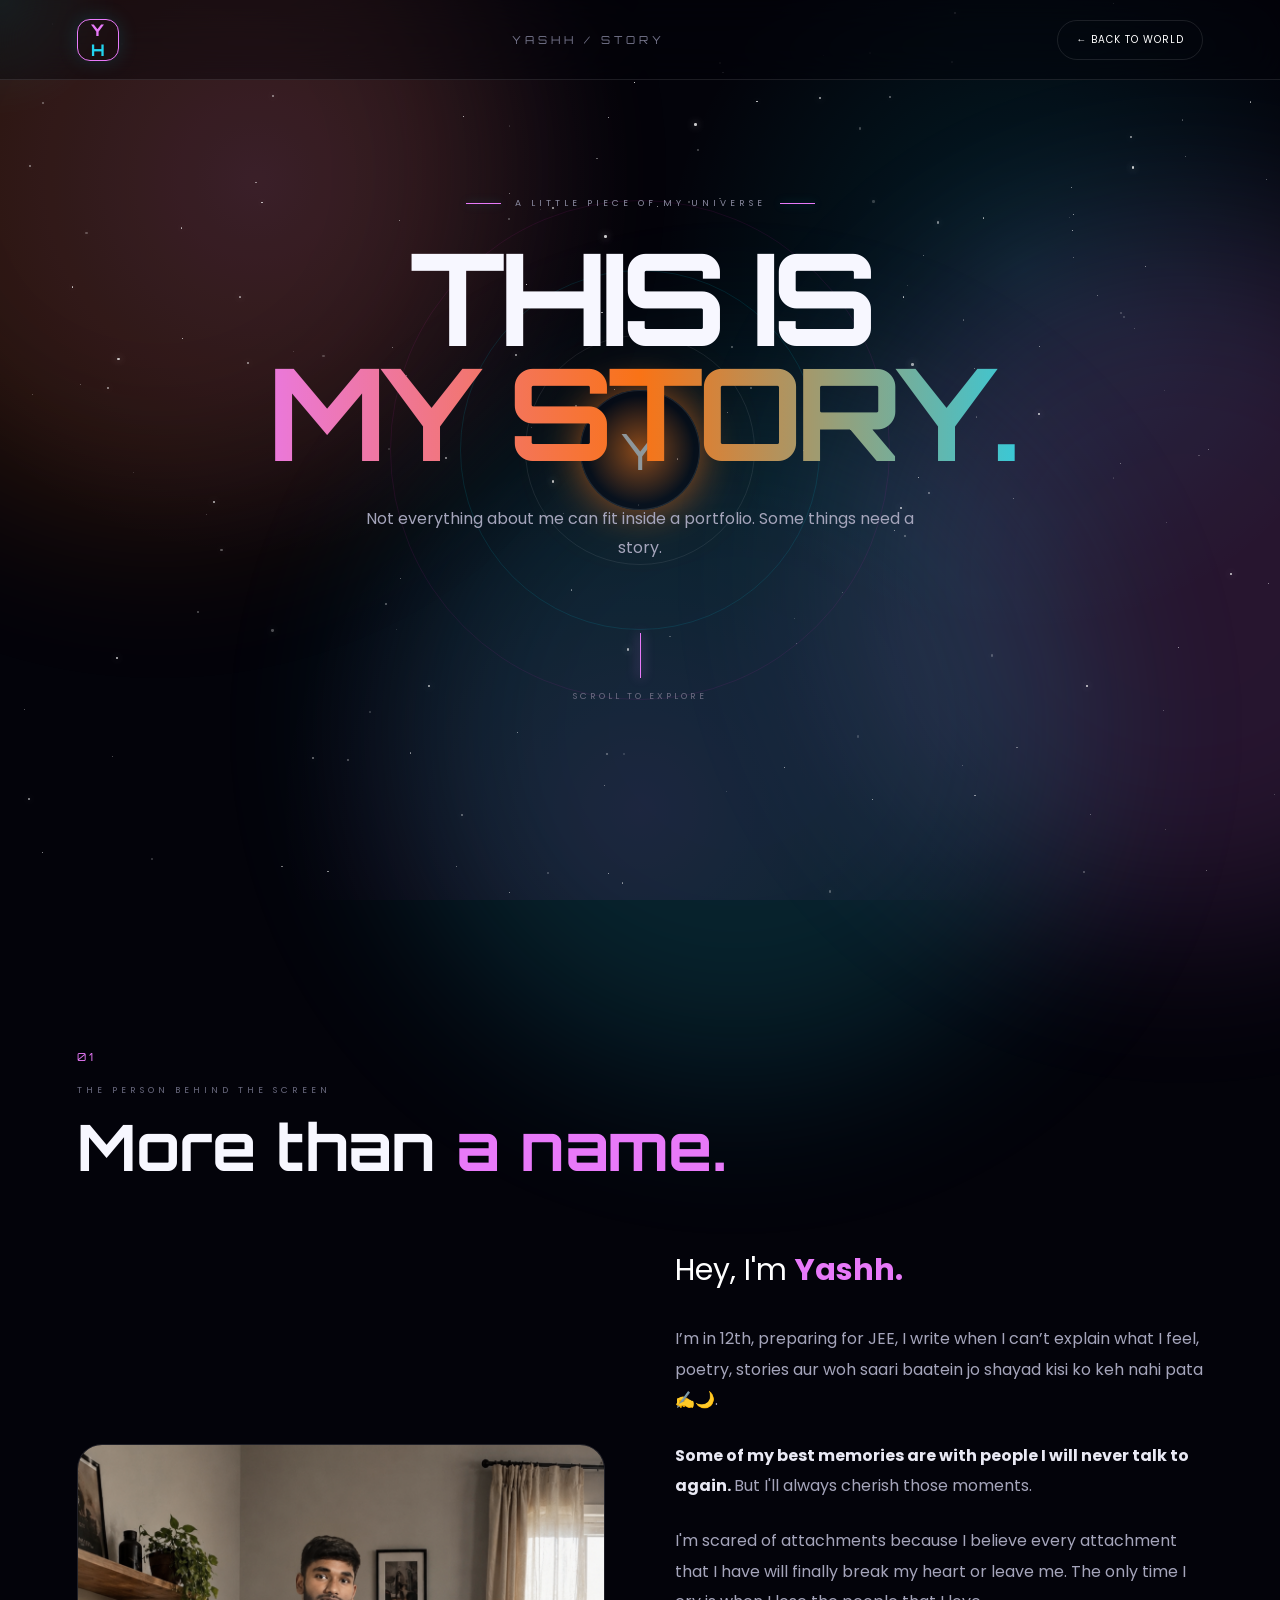
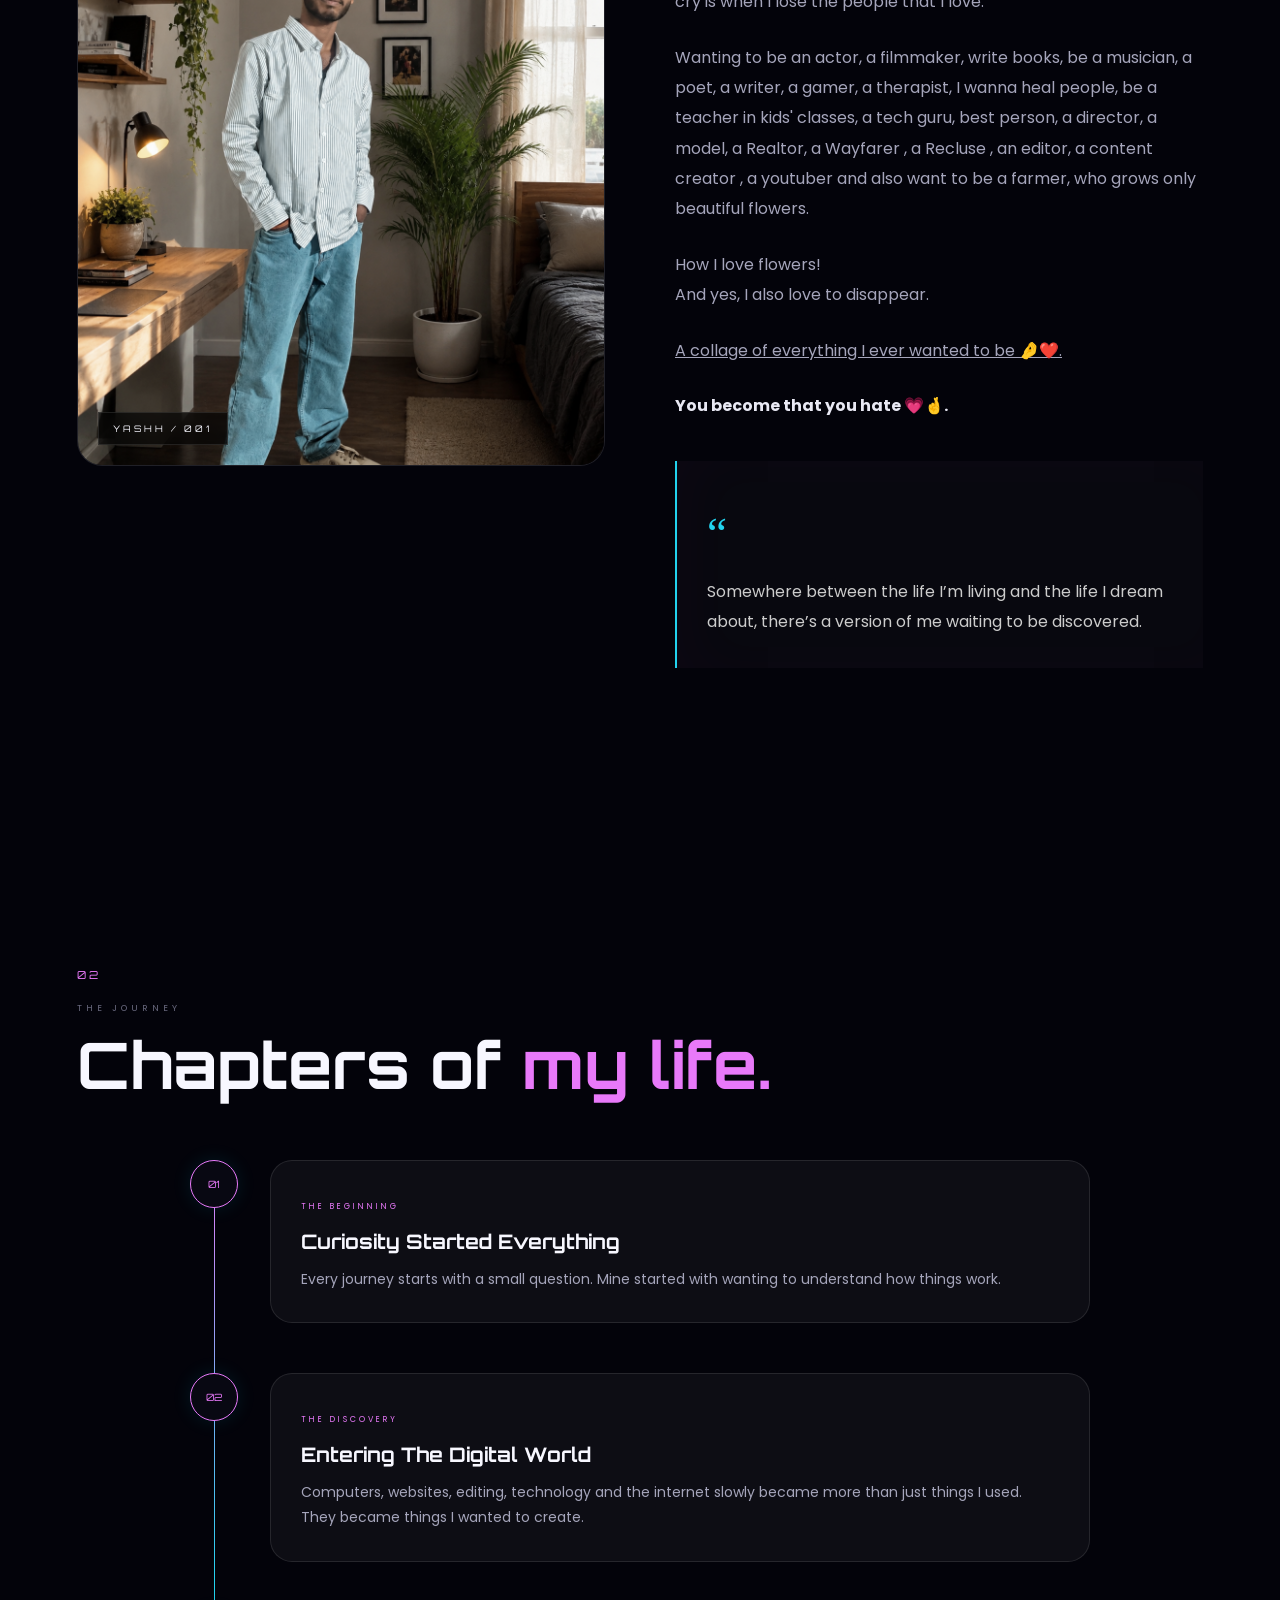
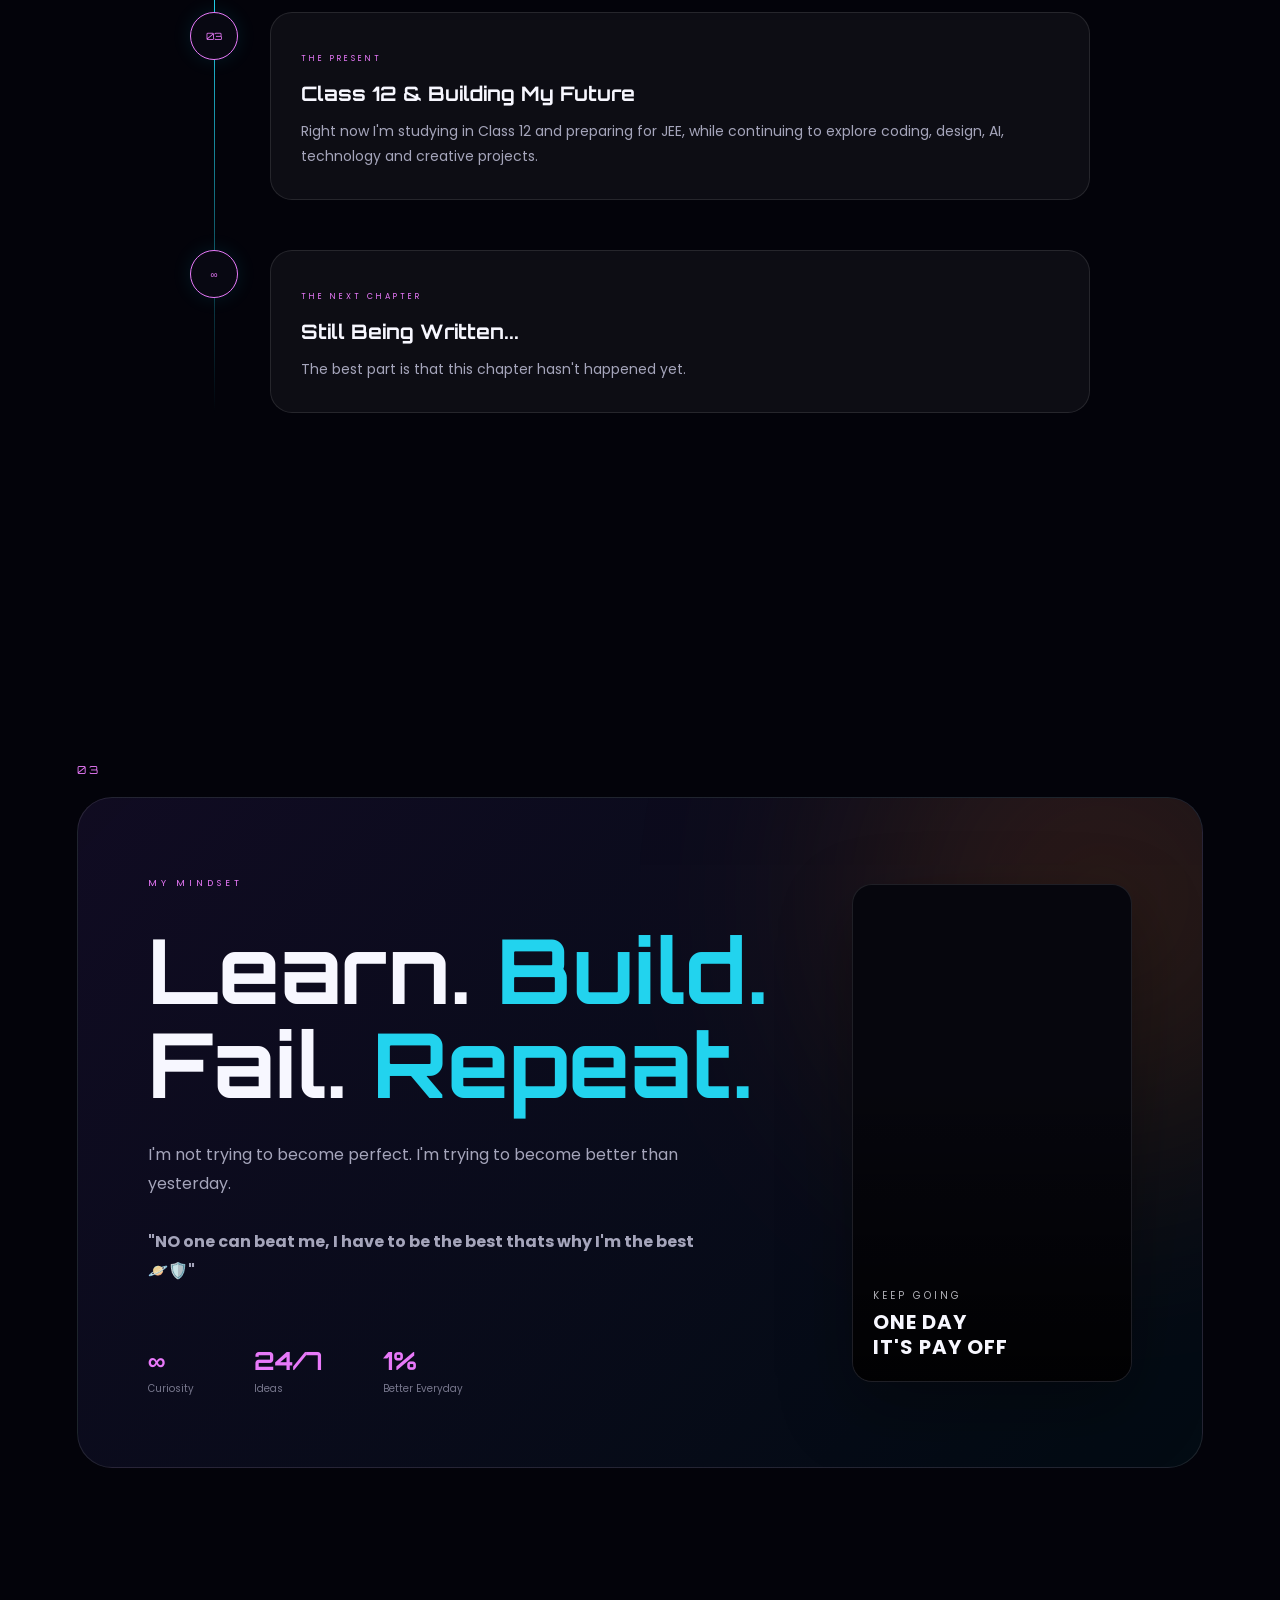
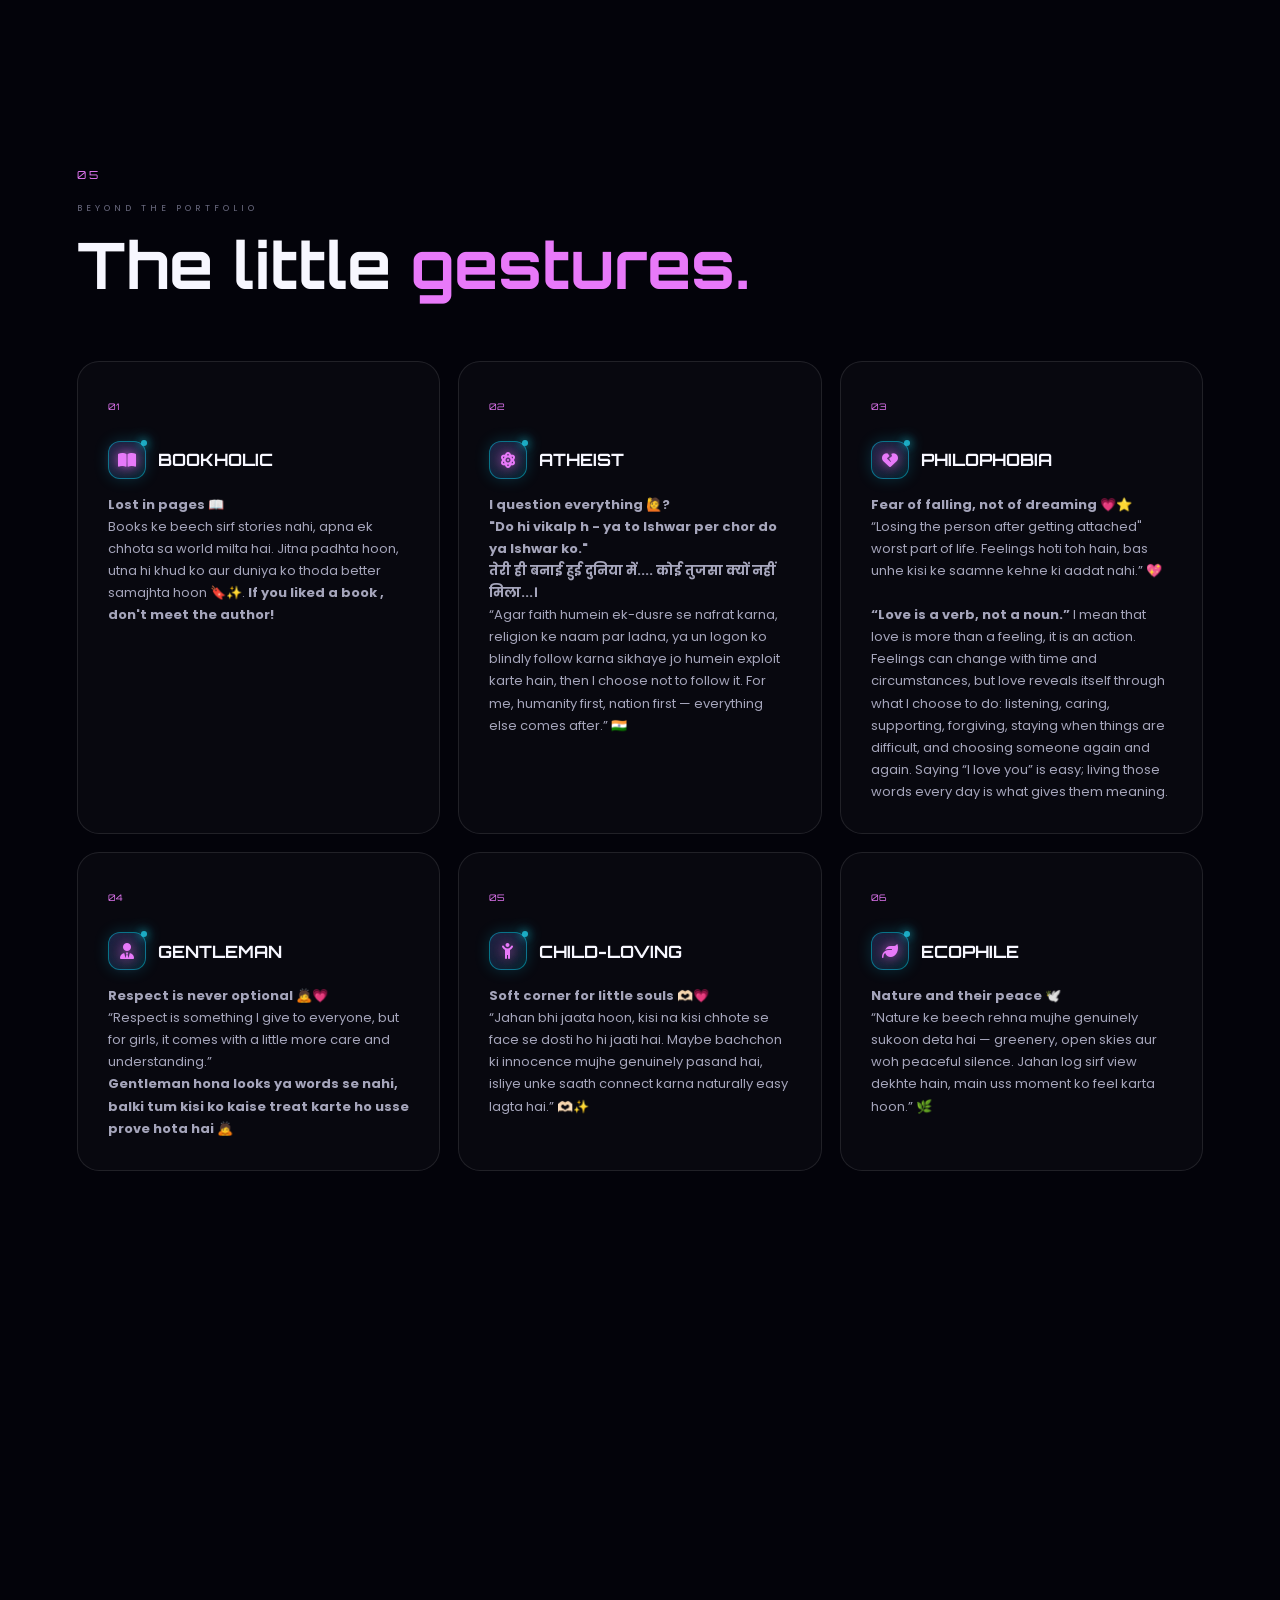
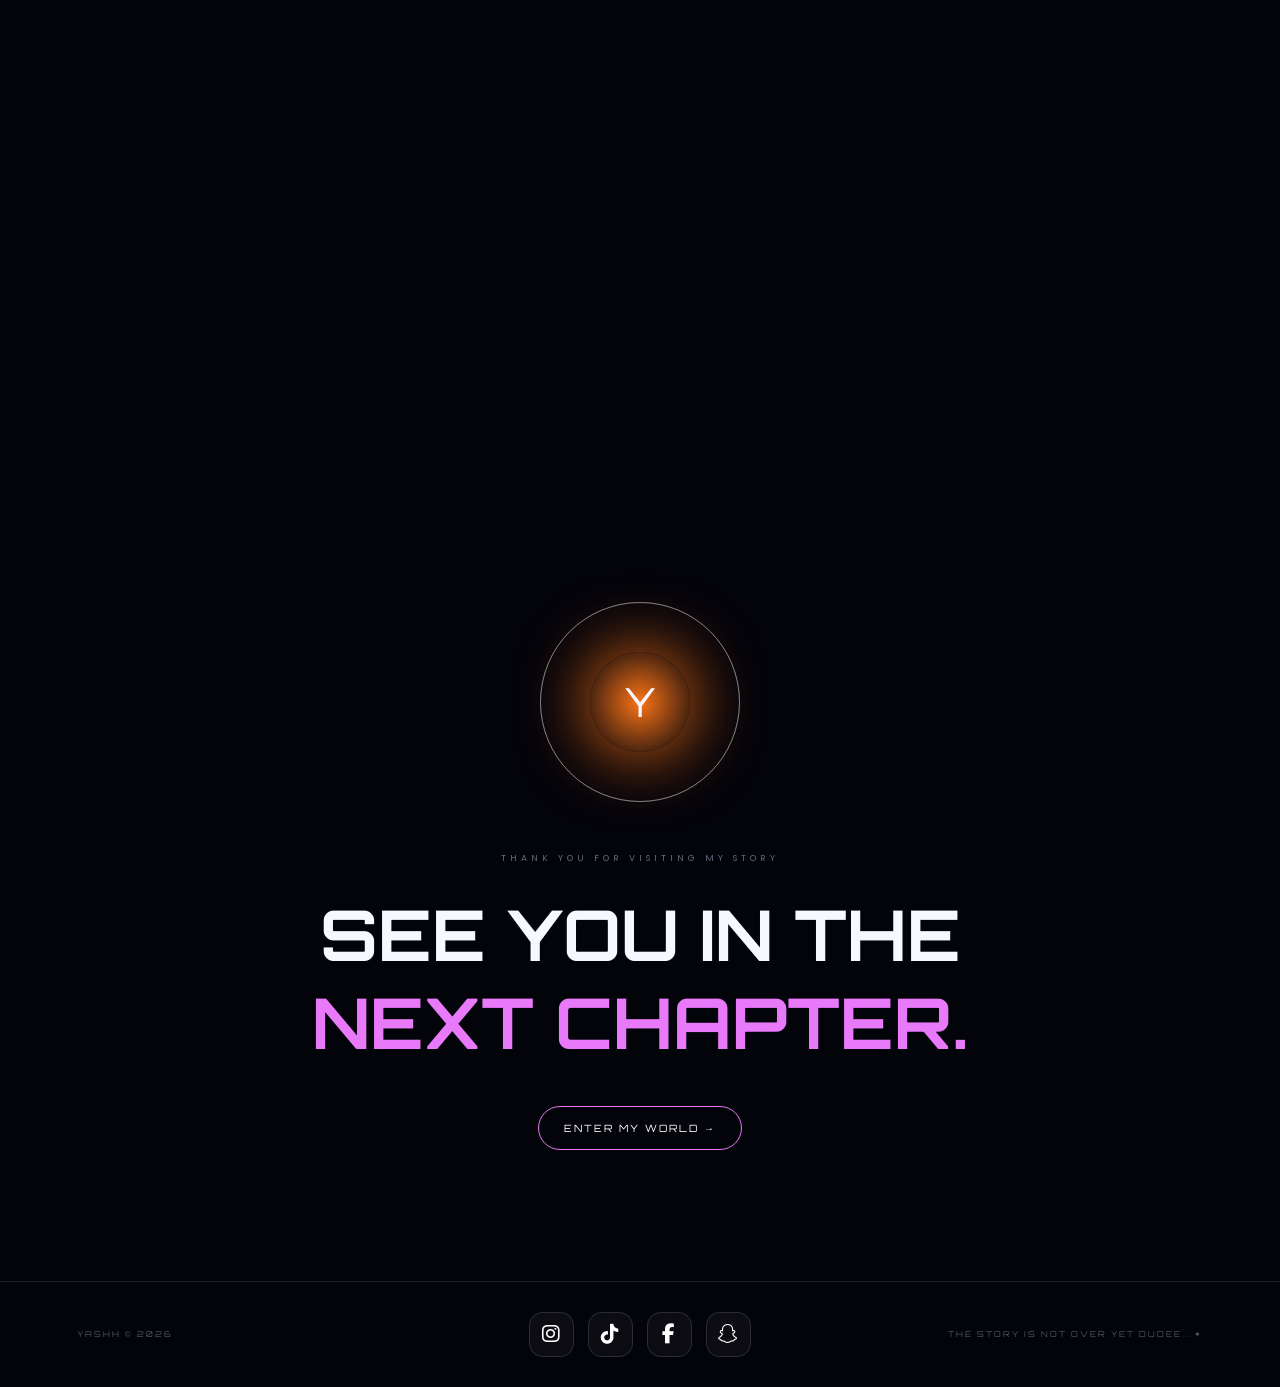
<file: story.html>
<!DOCTYPE html>
<html lang="en">

<head>

    <meta charset="UTF-8">
    <meta name="viewport" content="width=device-width, initial-scale=1.0">

    <meta name="description"
        content="Yashh's personal story — memories, chapters, mindset, dreams and the journey behind the screen.">

    <meta name="theme-color" content="#03030a">

    <title>Yashh — My Story</title>


    <!-- =====================================================
         FAVICON
    ====================================================== -->

    <link rel="icon" type="image/svg+xml"
        href="data:image/svg+xml,%3Csvg xmlns='http://www.w3.org/2000/svg' viewBox='0 0 100 100'%3E%3Cdefs%3E%3ClinearGradient id='g' x1='0' y1='0' x2='1' y2='1'%3E%3Cstop stop-color='%2300e5ff'/%3E%3Cstop offset='.5' stop-color='%238b5cf6'/%3E%3Cstop offset='1' stop-color='%23ff2bd6'/%3E%3C/linearGradient%3E%3Cfilter id='glow'%3E%3CfeGaussianBlur stdDeviation='3' result='b'/%3E%3CfeMerge%3E%3CfeMergeNode in='b'/%3E%3CfeMergeNode in='SourceGraphic'/%3E%3C/feMerge%3E%3C/filter%3E%3C/defs%3E%3Crect width='100' height='100' rx='24' fill='%23050712'/%3E%3Cpath d='M50 72C39 64 29 63 20 67V31c10-4 20-3 30 5z' fill='none' stroke='url(%23g)' stroke-width='6' stroke-linejoin='round' filter='url(%23glow)'/%3E%3Cpath d='M50 72c11-8 21-9 30-5V31c-10-4-20-3-30 5z' fill='none' stroke='url(%23g)' stroke-width='6' stroke-linejoin='round' filter='url(%23glow)'/%3E%3Cpath d='M73 16l2.5 6.5L82 25l-6.5 2.5L73 34l-2.5-6.5L64 25l6.5-2.5z' fill='%23fff' filter='url(%23glow)'/%3E%3C/svg%3E">


    <!-- =====================================================
         GOOGLE FONTS
    ====================================================== -->

    <link rel="preconnect" href="https://fonts.googleapis.com">

    <link rel="preconnect" href="https://fonts.gstatic.com" crossorigin>

    <link
        href="https://fonts.googleapis.com/css2?family=Orbitron:wght@400;500;600;700;800;900&family=Poppins:wght@300;400;500;600;700&display=swap"
        rel="stylesheet">


    <!-- =====================================================
         FONT AWESOME
    ====================================================== -->

    <link rel="stylesheet" href="https://cdnjs.cloudflare.com/ajax/libs/font-awesome/6.7.2/css/all.min.css">


    <!-- =====================================================
         STORY CSS
    ====================================================== -->

    <link rel="stylesheet" href="story.css">

</head>


<body>


    <!-- =====================================================
         GLOBAL BACKGROUND
    ====================================================== -->

    <div class="space-bg"></div>

    <div class="aurora aurora-one"></div>
    <div class="aurora aurora-two"></div>
    <div class="aurora aurora-three"></div>

    <div id="stars"></div>

    <div class="cursor-glow"></div>


    <!-- =====================================================
         STORY LOADER
         IMPORTANT:
         JS + CSS BOTH USE #storyLoader
    ====================================================== -->

    <div id="storyLoader" aria-hidden="false">

        <div class="story-loader-bg">

            <div class="story-neon-orb story-orb-1"></div>
            <div class="story-neon-orb story-orb-2"></div>
            <div class="story-neon-orb story-orb-3"></div>


            <div class="story-light-beam beam-1"></div>
            <div class="story-light-beam beam-2"></div>


            <div class="story-particles">

                <span></span>
                <span></span>
                <span></span>
                <span></span>
                <span></span>

                <span></span>
                <span></span>
                <span></span>
                <span></span>
                <span></span>

            </div>

        </div>


        <div class="story-loader-content">


            <!-- PROFILE -->

            <div class="story-profile">

                <div class="story-profile-ring">

                    <img src="IMG/01.png" alt="Yashh" loading="eager">

                </div>

            </div>


            <!-- LABEL -->

            <div class="story-loader-label">
                ENTERING THE STORY
            </div>


            <!-- TITLE -->

            <h1>
                YASHH'S
                <span>STORY</span>
            </h1>


            <!-- PROGRESS -->

            <div class="story-progress" aria-label="Loading story">
                <div></div>
            </div>


            <!-- LOADER MESSAGE -->

            <p>
                UNLOCKING MEMORIES • CHAPTERS • DREAMS
            </p>


            <!-- META -->

            <div class="story-loader-meta">

                <span>CHAPTER 01</span>

                <i></i>

                <span>MY JOURNEY</span>

            </div>

        </div>

    </div>


    <!-- =====================================================
         NAVIGATION
    ====================================================== -->

    <header class="story-nav">

        <a href="index.html" class="story-logo" aria-label="Back to Yashh World">
            Y<span>H</span>
        </a>


        <div class="story-nav-title">
            YASHH / STORY
        </div>


        <a href="index.html" class="back-btn">
            ← BACK TO WORLD
        </a>

    </header>


    <!-- =====================================================
         MAIN STORY
    ====================================================== -->

    <main>


        <!-- =================================================
             HERO
        ================================================== -->

        <section class="story-hero">

            <div class="hero-particles"></div>


            <div class="hero-content reveal">

                <div class="eyebrow">

                    <span></span>

                    A LITTLE PIECE OF MY UNIVERSE

                    <span></span>

                </div>


                <h1>
                    THIS IS
                    <span>MY STORY.</span>
                </h1>


                <p>
                    Not everything about me can fit inside a
                    portfolio. Some things need a story.
                </p>


                <div class="scroll-indicator">

                    <span></span>

                    SCROLL TO EXPLORE

                </div>

            </div>


            <!-- HERO ORB -->

            <div class="hero-orb" aria-hidden="true">

                <div class="orb-core">
                    Y
                </div>

                <div class="orb-ring ring-one"></div>
                <div class="orb-ring ring-two"></div>
                <div class="orb-ring ring-three"></div>

            </div>

        </section>


        <!-- =================================================
             INTRODUCTION
        ================================================== -->

        <section class="story-section intro-section reveal">

            <div class="section-number">
                01
            </div>


            <div class="section-heading">

                <p>
                    THE PERSON BEHIND THE SCREEN
                </p>

                <h2>
                    More than
                    <span>a name.</span>
                </h2>

            </div>


            <div class="intro-grid">


                <!-- PHOTO -->

                <div class="story-photo big-photo">

                    <img src="IMG/story img 2.png" alt="Yashh" loading="lazy">

                    <div class="photo-label">
                        YASHH / 001
                    </div>

                </div>


                <!-- TEXT -->

                <div class="story-text">

                    <p class="large-text">
                        Hey, I'm
                        <strong>Yashh.</strong>
                    </p>


                    <p>
                        I’m in 12th, preparing for JEE, I write when
                        I can’t explain what I feel, poetry, stories
                        aur woh saari baatein jo shayad kisi ko keh
                        nahi pata ✍️🌙.
                    </p>


                    <p>
                        <b>
                            Some of my best memories are with people
                            I will never talk to again.
                        </b>
                        But I'll always cherish those moments.
                    </p>


                    <p>
                        I'm scared of attachments because I believe
                        every attachment that I have will finally
                        break my heart or leave me.
                        The only time I cry is when I lose the
                        people that I love.
                    </p>


                    <p>
                        Wanting to be an actor, a filmmaker, write
                        books, be a musician, a poet, a writer, a gamer, a therapist,
                        I wanna heal people, be a teacher in kids'
                        classes, a tech guru, best person, a
                        director, a model, a Realtor, a Wayfarer , a Recluse , an
                        editor, a content creator , a youtuber and also want to be a farmer, who
                        grows only beautiful flowers.
                    </p>


                    <p>
                        How I love flowers!<br>
                        And yes, I also love to disappear.
                    </p>




                    <p>
                        <u>
                            A collage of everything I ever wanted
                            to be 🤌❤️.
                        </u>
                    </p>


                    <p>
                        <b>
                            You become that you hate 💗🤞.
                        </b>
                    </p>


                    <div class="quote-box">

                        <span>“</span>

                        <p>
                            Somewhere between the life I’m living
                            and the life I dream about, there’s a
                            version of me waiting to be discovered.
                        </p>

                    </div>

                </div>

            </div>

        </section>


        <!-- =================================================
             TIMELINE
        ================================================== -->

        <section class="story-section timeline-section reveal">

            <div class="section-number">
                02
            </div>


            <div class="section-heading">

                <p>
                    THE JOURNEY
                </p>

                <h2>
                    Chapters of
                    <span>my life.</span>
                </h2>

            </div>


            <div class="timeline">


                <!-- CHAPTER 01 -->

                <div class="timeline-item">

                    <div class="timeline-dot">
                        01
                    </div>

                    <div class="timeline-card">

                        <small>
                            THE BEGINNING
                        </small>

                        <h3>
                            Curiosity Started Everything
                        </h3>

                        <p>
                            Every journey starts with a small
                            question. Mine started with wanting
                            to understand how things work.
                        </p>

                    </div>

                </div>


                <!-- CHAPTER 02 -->

                <div class="timeline-item">

                    <div class="timeline-dot">
                        02
                    </div>

                    <div class="timeline-card">

                        <small>
                            THE DISCOVERY
                        </small>

                        <h3>
                            Entering The Digital World
                        </h3>

                        <p>
                            Computers, websites, editing,
                            technology and the internet slowly
                            became more than just things I used.
                            They became things I wanted to create.
                        </p>

                    </div>

                </div>


                <!-- CHAPTER 03 -->

                <div class="timeline-item">

                    <div class="timeline-dot">
                        03
                    </div>

                    <div class="timeline-card">

                        <small>
                            THE PRESENT
                        </small>

                        <h3>
                            Class 12 & Building My Future
                        </h3>

                        <p>
                            Right now I'm studying in Class 12
                            and preparing for JEE, while
                            continuing to explore coding,
                            design, AI, technology and creative
                            projects.
                        </p>

                    </div>

                </div>


                <!-- FUTURE -->

                <div class="timeline-item future">

                    <div class="timeline-dot">
                        ∞
                    </div>

                    <div class="timeline-card">

                        <small>
                            THE NEXT CHAPTER
                        </small>

                        <h3>
                            Still Being Written...
                        </h3>

                        <p>
                            The best part is that this chapter
                            hasn't happened yet.
                        </p>

                    </div>

                </div>

            </div>

        </section>


        <!-- =================================================
             MINDSET
        ================================================== -->

        <section class="story-section mindset-section reveal">

            <div class="section-number">
                03
            </div>


            <div class="mindset-card">


                <div class="mindset-glow"></div>


                <!-- LEFT -->

                <div class="mindset-content">

                    <span class="mini-label">
                        MY MINDSET
                    </span>


                    <h2>
                        Learn.
                        <span>Build.</span>
                        Fail.
                        <span>Repeat.</span>
                    </h2>


                    <p>
                        I'm not trying to become perfect.
                        I'm trying to become better than
                        yesterday.
                        <br><br>

                        <b>
                            "NO one can beat me, I have to be
                            the best thats why I'm the best 🪐🛡️"
                        </b>
                    </p>


                    <div class="mindset-stats">

                        <div>
                            <strong>∞</strong>
                            <span>Curiosity</span>
                        </div>

                        <div>
                            <strong>24/7</strong>
                            <span>Ideas</span>
                        </div>

                        <div>
                            <strong>1%</strong>
                            <span>Better Everyday</span>
                        </div>

                    </div>

                </div>


                <!-- RIGHT VIDEO -->

                <div class="mindset-visual">

                    <video autoplay muted loop playsinline preload="metadata">

                        <source src="VID/MINDSET.mp4" type="video/mp4">

                        Your browser does not support video.
                    </video>


                    <div class="mindset-visual-text">

                        <span>
                            KEEP GOING
                        </span>

                        <strong>
                            ONE DAY<br>
                            IT'S PAY OFF
                        </strong>

                    </div>

                </div>

            </div>

        </section>


        <!-- =================================================
             GESTURES / FACTS
        ================================================== -->

        <section class="story-section facts-section reveal">

            <div class="section-number">
                05
            </div>


            <div class="section-heading">

                <p>
                    BEYOND THE PORTFOLIO
                </p>

                <h2>
                    The little
                    <span>gestures.</span>
                </h2>

            </div>


            <div class="facts-grid">


                <!-- BOOKHOLIC -->

                <article class="fact-card">

                    <span>
                        01
                    </span>

                    <h3>

                        <span class="gesture-icon">
                            <i class="fa-solid fa-book-open"></i>
                        </span>

                        BOOKHOLIC

                    </h3>

                    <p>

                        <b>
                            Lost in pages 📖
                        </b>

                        <br>

                        Books ke beech sirf stories nahi,
                        apna ek chhota sa world milta hai.
                        Jitna padhta hoon, utna hi khud ko
                        aur duniya ko thoda better samajhta
                        hoon 🔖✨.
                        <b>If you liked a book , don't meet the author!</b>

                    </p>

                </article>


                <!-- ATHEIST -->

                <article class="fact-card">

                    <span>
                        02
                    </span>

                    <h3>

                        <span class="gesture-icon">
                            <i class="fa-solid fa-atom"></i>
                        </span>

                        ATHEIST

                    </h3>

                    <p>

                        <b>
                            I question everything 🙋?
                        </b>

                        <br>

                        <b>
                            "Do hi vikalp h - ya to Ishwar
                            per chor do ya Ishwar ko."<br>
                            तेरी ही बनाई हुई दुनिया में....
                            कोई तुजसा क्यों नहीं मिला...।
                        </b>

                        <br>

                        “Agar faith humein ek-dusre se nafrat
                        karna, religion ke naam par ladna,
                        ya un logon ko blindly follow karna
                        sikhaye jo humein exploit karte hain,
                        then I choose not to follow it.

                        For me, humanity first, nation first —
                        everything else comes after.” 🇮🇳



                    </p>

                </article>


                <!-- PHILOPHOBIA -->

                <article class="fact-card">

                    <span>
                        03
                    </span>

                    <h3>

                        <span class="gesture-icon">
                            <i class="fa-solid fa-heart-crack"></i>
                        </span>

                        PHILOPHOBIA

                    </h3>

                    <p>

                        <b>
                            Fear of falling, not of dreaming 💗⭐
                        </b>

                        <br>

                        “Losing the person after getting attached"
                        worst part of life.

                        Feelings hoti toh hain, bas unhe kisi
                        ke saamne kehne ki aadat nahi.” 💖

                        <br><br>

                        <b>
                            “Love is a verb, not a noun.”
                        </b>

                        I mean that love is more than a feeling,
                        it is an action.

                        Feelings can change with time and
                        circumstances, but love reveals itself
                        through what I choose to do: listening,
                        caring, supporting, forgiving, staying
                        when things are difficult, and choosing
                        someone again and again.

                        Saying “I love you” is easy; living those
                        words every day is what gives them meaning.

                    </p>

                </article>


                <!-- GENTLEMAN -->

                <article class="fact-card">

                    <span>
                        04
                    </span>

                    <h3>

                        <span class="gesture-icon">
                            <i class="fa-solid fa-user-tie"></i>
                        </span>

                        GENTLEMAN

                    </h3>

                    <p>

                        <b>
                            Respect is never optional 🙇💗
                        </b>

                        <br>

                        “Respect is something I give to everyone,
                        but for girls, it comes with a little more
                        care and understanding.”

                        <br>

                        <b>
                            Gentleman hona looks ya words se nahi,
                            balki tum kisi ko kaise treat karte ho
                            usse prove hota hai 🙇
                        </b>

                    </p>

                </article>


                <!-- CHILD LOVING -->

                <article class="fact-card">

                    <span>
                        05
                    </span>

                    <h3>

                        <span class="gesture-icon">
                            <i class="fa-solid fa-child-reaching"></i>
                        </span>

                        CHILD-LOVING

                    </h3>

                    <p>

                        <b>
                            Soft corner for little souls 🫶🏻💗
                        </b>

                        <br>

                        “Jahan bhi jaata hoon, kisi na kisi
                        chhote se face se dosti ho hi jaati hai.

                        Maybe bachchon ki innocence mujhe
                        genuinely pasand hai, isliye unke saath
                        connect karna naturally easy lagta hai.”
                        🫶🏻✨

                    </p>

                </article>


                <!-- ECOPHILE -->

                <article class="fact-card">

                    <span>
                        06
                    </span>

                    <h3>

                        <span class="gesture-icon">
                            <i class="fa-solid fa-leaf"></i>
                        </span>

                        ECOPHILE

                    </h3>

                    <p>

                        <b>
                            Nature and their peace 🕊️
                        </b>

                        <br>

                        “Nature ke beech rehna mujhe genuinely
                        sukoon deta hai — greenery, open skies
                        aur woh peaceful silence.

                        Jahan log sirf view dekhte hain,
                        main uss moment ko feel karta hoon.” 🌿

                    </p>

                </article>


            </div>

        </section>


        <!-- =================================================
             DREAMS
        ================================================== -->

        <section class="story-section dream-section reveal">

            <div class="dream-bg"></div>


            <div class="dream-content">

                <span class="mini-label">
                    WHAT'S NEXT?
                </span>


                <h2>
                    The story is
                    <span>not finished.</span>
                </h2>


                <p>
                    This isn't the final version
                    of me. It's simply a snapshot of where
                    I am right now.
                </p>


                <p>
                    One day I'll come back here and look
                    at this version of myself.
                    Hopefully, I'll smile.
                </p>


                <div class="future-word">
                    NEXT
                </div>

            </div>

        </section>


        <!-- =================================================
             FINAL
        ================================================== -->

        <section class="final-section reveal">

            <div class="final-orbit">

                <span></span>
                <span></span>
                <span></span>

                <div>
                    Y
                </div>

            </div>


            <p>
                THANK YOU FOR VISITING MY STORY
            </p>


            <h2>
                SEE YOU IN THE
                <span>NEXT CHAPTER.</span>
            </h2>


            <a href="index.html">
                ENTER MY WORLD →
            </a>

        </section>

    </main>


    <!-- =====================================================
         FOOTER
    ====================================================== -->

    <footer>

        <div class="footer-left">
            YASHH © 2026
        </div>


        <div class="footer-socials">

            <a href="https://instagram.com/yashh.dy" target="_blank" rel="noopener noreferrer" title="Instagram"
                aria-label="Instagram">
                <i class="fa-brands fa-instagram"></i>
            </a>


            <a href="https://www.tiktok.com/@yashh.dy" target="_blank" rel="noopener noreferrer" title="TikTok"
                aria-label="TikTok">
                <i class="fa-brands fa-tiktok"></i>
            </a>


            <a href="https://www.facebook.com/profile.php?id=61592565651494" target="_blank" rel="noopener noreferrer"
                title="Facebook" aria-label="Facebook">
                <i class="fa-brands fa-facebook-f"></i>
            </a>


            <a href="https://www.snapchat.com/add/yashh.dy" target="_blank" rel="noopener noreferrer" title="Snapchat"
                aria-label="Snapchat">
                <i class="fa-brands fa-snapchat"></i>
            </a>

        </div>


        <div class="footer-right">
            THE STORY IS NOT OVER YET DUDEE...✦
        </div>

    </footer>


    <!-- =====================================================
         STORY JAVASCRIPT
    ====================================================== -->

    <script src="story.js"></script>

</body>

</html>
</file>
<file: style.css>
/* =========================================================
   YASHH — FUTURISTIC PERSONAL UNIVERSE
   style.css
========================================================= */

:root {
    --bg: #050510;
    --bg-2: #09051a;

    --text: #f7f7ff;
    --muted: #a9abc4;

    --line: rgba(255, 255, 255, 0.10);

    --glass: rgba(255, 255, 255, 0.055);
    --glass-strong: rgba(255, 255, 255, 0.09);

    --accent-1: #8b5cf6;
    --accent-2: #00e5ff;
    --accent-3: #ff2bd6;
    --accent-4: #7c3aed;

    --shadow: 0 25px 80px rgba(0, 0, 0, 0.45);

    --radius: 28px;

    --transition:
        0.45s cubic-bezier(.2, .8, .2, 1);
}


/* =========================================================
   RESET
========================================================= */

* {
    margin: 0;
    padding: 0;
    box-sizing: border-box;
}

html {
    scroll-behavior: smooth;
    background: var(--bg);
}

body {
    min-height: 100vh;

    background:
        radial-gradient(
            circle at 50% 0%,
            rgba(124, 58, 237, 0.15),
            transparent 35%
        ),
        var(--bg);

    color: var(--text);

    font-family: "Inter", sans-serif;

    overflow-x: hidden;
}

::selection {
    background: var(--accent-2);
    color: #000;
}

img {
    display: block;
    width: 100%;
}

a {
    color: inherit;
    text-decoration: none;
}

button,
input {
    font: inherit;
}

button {
    border: 0;
}

main {
    position: relative;
    z-index: 1;
}


/* =========================================================
   SCROLLBAR
========================================================= */

::-webkit-scrollbar {
    width: 8px;
}

::-webkit-scrollbar-track {
    background: #030309;
}

::-webkit-scrollbar-thumb {
    background:
        linear-gradient(
            var(--accent-1),
            var(--accent-2),
            var(--accent-3)
        );

    border-radius: 20px;
}


/* =========================================================
   GLOBAL BACKGROUND
========================================================= */

#theme-bg {
    position: fixed;
    inset: 0;

    z-index: -10;

    overflow: hidden;

    pointer-events: none;

    background:
        radial-gradient(
            circle at 20% 20%,
            color-mix(
                in srgb,
                var(--accent-1) 18%,
                transparent
            ),
            transparent 30%
        ),
        radial-gradient(
            circle at 80% 30%,
            color-mix(
                in srgb,
                var(--accent-2) 14%,
                transparent
            ),
            transparent 28%
        ),
        radial-gradient(
            circle at 50% 90%,
            color-mix(
                in srgb,
                var(--accent-3) 14%,
                transparent
            ),
            transparent 35%
        ),
        #03030b;

    transition: background 1.5s ease;
}

.nebula {
    position: absolute;

    width: 45vw;
    height: 45vw;

    border-radius: 50%;

    filter: blur(90px);

    opacity: .28;

    mix-blend-mode: screen;

    animation:
        nebulaFloat 12s ease-in-out infinite alternate;
}

.nebula-one {
    top: -15%;
    left: -10%;

    background:
        radial-gradient(
            circle,
            var(--accent-1),
            transparent 65%
        );
}

.nebula-two {
    right: -15%;
    top: 20%;

    background:
        radial-gradient(
            circle,
            var(--accent-2),
            transparent 65%
        );

    animation-delay: -4s;
}

.nebula-three {
    bottom: -20%;
    left: 25%;

    background:
        radial-gradient(
            circle,
            var(--accent-3),
            transparent 65%
        );

    animation-delay: -8s;
}

@keyframes nebulaFloat {

    0% {
        transform:
            translate3d(-5%, -2%, 0)
            scale(1);
    }

    50% {
        transform:
            translate3d(5%, 5%, 0)
            scale(1.12);
    }

    100% {
        transform:
            translate3d(-2%, 8%, 0)
            scale(.95);
    }
}


/* =========================================================
   STARFIELD
========================================================= */

.starfield,
.starfield-two {
    position: absolute;
    inset: 0;

    background-image:
        radial-gradient(
            1px 1px at 10% 20%,
            rgba(255,255,255,.8),
            transparent
        ),
        radial-gradient(
            1px 1px at 30% 70%,
            rgba(255,255,255,.7),
            transparent
        ),
        radial-gradient(
            1.5px 1.5px at 65% 35%,
            rgba(255,255,255,.9),
            transparent
        ),
        radial-gradient(
            1px 1px at 85% 75%,
            rgba(255,255,255,.7),
            transparent
        ),
        radial-gradient(
            1px 1px at 45% 15%,
            rgba(255,255,255,.6),
            transparent
        );

    background-size: 240px 240px;

    opacity: .38;

    animation:
        starsMove 25s linear infinite;
}

.starfield-two {
    opacity: .18;

    transform: scale(1.5);

    animation-duration: 45s;
    animation-direction: reverse;
}

@keyframes starsMove {

    from {
        transform:
            translate3d(0, 0, 0);
    }

    to {
        transform:
            translate3d(-240px, 120px, 0);
    }
}


/* =========================================================
   GRID FLOOR
========================================================= */

.grid-floor {
    position: absolute;

    left: -20%;
    right: -20%;
    bottom: -25%;

    height: 55%;

    opacity: .15;

    background-image:
        linear-gradient(
            rgba(255,255,255,.12) 1px,
            transparent 1px
        ),
        linear-gradient(
            90deg,
            rgba(255,255,255,.12) 1px,
            transparent 1px
        );

    background-size: 55px 55px;

    transform:
        perspective(500px)
        rotateX(65deg);

    transform-origin: center bottom;

    animation:
        gridMove 7s linear infinite;

    mask-image:
        linear-gradient(
            to top,
            black,
            transparent
        );
}

@keyframes gridMove {

    from {
        background-position:
            0 0,
            0 0;
    }

    to {
        background-position:
            0 55px,
            55px 0;
    }
}


/* =========================================================
   PLANET RINGS
========================================================= */

.planet-ring {
    position: absolute;

    border:
        1px solid
        color-mix(
            in srgb,
            var(--accent-2) 25%,
            transparent
        );

    border-radius: 50%;

    transform:
        rotateX(65deg)
        rotateZ(-20deg);

    opacity: .22;

    animation:
        ringRotate 18s linear infinite;
}

.ring-one {
    width: 500px;
    height: 500px;

    right: -160px;
    top: 15%;
}

.ring-two {
    width: 300px;
    height: 300px;

    left: -120px;
    bottom: 12%;

    border-color:
        color-mix(
            in srgb,
            var(--accent-3) 30%,
            transparent
        );

    animation-duration: 12s;
    animation-direction: reverse;
}

@keyframes ringRotate {

    to {
        transform:
            rotateX(65deg)
            rotateZ(340deg);
    }
}


/* =========================================================
   PASSWORD SCREEN
========================================================= */

#password-screen {
    position: fixed;
    inset: 0;

    z-index: 999999;

    display: flex;
    align-items: center;
    justify-content: center;

    overflow: hidden;

    background:
        radial-gradient(
            circle at 50% 50%,
            rgba(124,58,237,.13),
            transparent 35%
        ),
        #020208;

    opacity: 1;
    visibility: visible;

    transition:
        opacity 1s cubic-bezier(.77,0,.18,1),
        transform 1.2s cubic-bezier(.77,0,.18,1),
        visibility 1s;
}

#password-screen.access-success {
    animation:
        accessSuccess 1s
        cubic-bezier(.77,0,.18,1)
        forwards;
}

@keyframes accessSuccess {

    0% {
        opacity: 1;
        transform: scale(1);
        filter: blur(0);
    }

    40% {
        opacity: 1;
        transform: scale(1.025);
    }

    100% {
        opacity: 0;
        transform: scale(1.08);
        filter: blur(12px);
        visibility: hidden;
    }
}

.access-bg {
    position: absolute;
    inset: 0;

    overflow: hidden;

    pointer-events: none;
}

.access-grid {
    position: absolute;
    inset: -50%;

    background-image:
        linear-gradient(
            rgba(0,229,255,.045) 1px,
            transparent 1px
        ),
        linear-gradient(
            90deg,
            rgba(139,92,246,.045) 1px,
            transparent 1px
        );

    background-size: 60px 60px;

    transform:
        perspective(700px)
        rotateX(60deg);

    animation:
        accessGridMove 14s linear infinite;

    mask-image:
        linear-gradient(
            to bottom,
            transparent,
            black 25%,
            black 75%,
            transparent
        );
}

@keyframes accessGridMove {

    from {
        transform:
            perspective(700px)
            rotateX(60deg)
            translateY(0);
    }

    to {
        transform:
            perspective(700px)
            rotateX(60deg)
            translateY(60px);
    }
}

.access-orb {
    position: absolute;

    width: 42vw;
    height: 42vw;

    max-width: 650px;
    max-height: 650px;

    border-radius: 50%;

    filter: blur(110px);

    opacity: .18;

    mix-blend-mode: screen;

    animation:
        accessOrbFloat 12s ease-in-out infinite alternate;
}

.access-orb-1 {
    top: -25%;
    left: -15%;

    background:
        radial-gradient(
            circle,
            var(--accent-1),
            transparent 70%
        );
}

.access-orb-2 {
    right: -15%;
    top: 10%;

    background:
        radial-gradient(
            circle,
            var(--accent-2),
            transparent 70%
        );

    animation-delay: -4s;
}

.access-orb-3 {
    bottom: -30%;
    left: 30%;

    background:
        radial-gradient(
            circle,
            var(--accent-3),
            transparent 70%
        );

    animation-delay: -8s;
}

@keyframes accessOrbFloat {

    0% {
        transform:
            translate3d(-4%, -3%, 0)
            scale(1);
    }

    50% {
        transform:
            translate3d(6%, 5%, 0)
            scale(1.12);
    }

    100% {
        transform:
            translate3d(-2%, 8%, 0)
            scale(.96);
    }
}

.access-stars {
    position: absolute;
    inset: 0;
}

.access-stars span {
    position: absolute;

    width: 2px;
    height: 2px;

    border-radius: 50%;

    background: white;

    box-shadow:
        0 0 10px var(--accent-2);

    opacity: .35;

    animation:
        accessStarFloat
        var(--duration, 8s)
        ease-in-out
        infinite;
}

.access-stars span:nth-child(1)  { left: 8%;  top: 15%; }
.access-stars span:nth-child(2)  { left: 18%; top: 72%; }
.access-stars span:nth-child(3)  { left: 27%; top: 31%; }
.access-stars span:nth-child(4)  { left: 38%; top: 82%; }
.access-stars span:nth-child(5)  { left: 49%; top: 17%; }
.access-stars span:nth-child(6)  { left: 58%; top: 65%; }
.access-stars span:nth-child(7)  { left: 67%; top: 28%; }
.access-stars span:nth-child(8)  { left: 76%; top: 76%; }
.access-stars span:nth-child(9)  { left: 86%; top: 14%; }
.access-stars span:nth-child(10) { left: 92%; top: 51%; }
.access-stars span:nth-child(11) { left: 42%; top: 45%; }
.access-stars span:nth-child(12) { left: 13%; top: 47%; }

@keyframes accessStarFloat {

    0%,
    100% {
        transform:
            translateY(0)
            scale(.7);

        opacity: .15;
    }

    50% {
        transform:
            translateY(-25px)
            scale(1.5);

        opacity: .9;
    }
}

.scanline {
    position: absolute;
    inset: 0;

    pointer-events: none;

    background:
        repeating-linear-gradient(
            to bottom,
            transparent 0px,
            transparent 4px,
            rgba(255,255,255,.012) 5px,
            transparent 6px
        );

    opacity: .5;
}

.access-panel {
    position: relative;

    width: min(470px, calc(100% - 32px));

    padding: 34px 34px 26px;

    border-radius: 30px;

    border:
        1px solid
        rgba(255,255,255,.14);

    background:
        linear-gradient(
            145deg,
            rgba(255,255,255,.095),
            rgba(255,255,255,.025)
        );

    backdrop-filter:
        blur(35px)
        saturate(150%);

    -webkit-backdrop-filter:
        blur(35px)
        saturate(150%);

    box-shadow:
        0 40px 120px rgba(0,0,0,.65),
        0 0 80px
        color-mix(
            in srgb,
            var(--accent-1) 12%,
            transparent
        );

    animation:
        panelEnter 1s cubic-bezier(.16,1,.3,1) both;
}

@keyframes panelEnter {

    from {
        opacity: 0;
        transform:
            translateY(35px)
            scale(.94);
        filter: blur(10px);
    }

    to {
        opacity: 1;
        transform:
            translateY(0)
            scale(1);
        filter: blur(0);
    }
}

.access-topline {
    display: flex;
    align-items: center;

    gap: 8px;

    padding-bottom: 18px;

    border-bottom:
        1px solid
        rgba(255,255,255,.08);

    color:
        rgba(255,255,255,.45);

    font-size: 9px;

    font-weight: 700;

    letter-spacing: 2px;
}

.access-status-dot {
    width: 7px;
    height: 7px;

    border-radius: 50%;

    background: #00ff9d;

    box-shadow:
        0 0 12px #00ff9d;

    animation:
        securePulse 1.5s ease-in-out infinite;
}

@keyframes securePulse {

    50% {
        transform: scale(.65);
        opacity: .45;
    }
}

.access-code {
    margin-left: auto;

    color: var(--accent-2);

    opacity: .75;
}

.access-core {
    position: relative;

    width: 130px;
    height: 130px;

    margin: 38px auto 28px;

    display: grid;

    place-items: center;
}

.core-icon {
    position: relative;

    width: 72px;
    height: 72px;

    display: grid;
    place-items: center;

    border-radius: 50%;

    color: white;

    font-size: 25px;

    background:
        radial-gradient(
            circle,
            color-mix(
                in srgb,
                var(--accent-1) 45%,
                #050510
            ),
            #050510 70%
        );

    border:
        1px solid
        rgba(255,255,255,.25);

    box-shadow:
        0 0 35px
        color-mix(
            in srgb,
            var(--accent-2) 30%,
            transparent
        ),
        inset 0 0 25px
        rgba(255,255,255,.08);

    z-index: 5;

    animation:
        corePulse 3s ease-in-out infinite;
}

@keyframes corePulse {

    0%,
    100% {
        transform: scale(1);
    }

    50% {
        transform: scale(1.07);
    }
}

.core-ring {
    position: absolute;
    inset: 0;

    border-radius: 50%;

    border:
        1px solid
        rgba(255,255,255,.13);
}

.ring-a {
    animation:
        coreRotate 9s linear infinite;
}

.ring-b {
    inset: 9px;

    border-style: dashed;

    border-color:
        color-mix(
            in srgb,
            var(--accent-2) 35%,
            transparent
        );

    animation:
        coreRotateReverse 6s linear infinite;
}

.ring-c {
    inset: -10px;

    border-color:
        color-mix(
            in srgb,
            var(--accent-3) 25%,
            transparent
        );

    animation:
        corePulseRing 3s ease-in-out infinite;
}

@keyframes coreRotate {

    to {
        transform: rotate(360deg);
    }
}

@keyframes coreRotateReverse {

    to {
        transform: rotate(-360deg);
    }
}

@keyframes corePulseRing {

    50% {
        transform: scale(1.08);
        opacity: .35;
    }
}

.access-heading {
    text-align: center;
}

.access-label {
    display: inline-block;

    margin-bottom: 12px;

    color: var(--accent-2);

    font-size: 9px;

    font-weight: 800;

    letter-spacing: 4px;
}

.access-heading h1 {
    margin: 0;

    color: white;

    font-family: "Orbitron", sans-serif;

    font-size:
        clamp(20px, 5vw, 27px);

    line-height: 1.25;

    letter-spacing: 1px;
}

.access-heading h1 strong {
    display: block;

    margin-top: 6px;

    background:
        linear-gradient(
            90deg,
            var(--accent-2),
            var(--accent-1),
            var(--accent-3)
        );

    background-size: 200%;

    -webkit-background-clip: text;
    background-clip: text;

    color: transparent;

    animation:
        gradientFlow 4s linear infinite;
}

.access-heading p {
    margin-top: 15px;

    color:
        rgba(255,255,255,.48);

    font-size: 11px;

    line-height: 1.8;

    letter-spacing: .4px;
}

#password-form {
    margin-top: 28px;
}

.password-field {
    position: relative;

    display: flex;
    align-items: center;

    height: 58px;

    border-radius: 16px;

    border:
        1px solid
        rgba(255,255,255,.12);

    background:
        rgba(0,0,0,.28);

    transition:
        border .3s ease,
        box-shadow .3s ease,
        background .3s ease;
}

.password-field:focus-within {
    border-color:
        color-mix(
            in srgb,
            var(--accent-2) 65%,
            transparent
        );

    background:
        rgba(0,0,0,.38);

    box-shadow:
        0 0 0 4px
        color-mix(
            in srgb,
            var(--accent-2) 8%,
            transparent
        ),
        0 0 35px
        color-mix(
            in srgb,
            var(--accent-2) 12%,
            transparent
        );
}

.password-field > i {
    margin-left: 18px;

    color: var(--accent-2);

    font-size: 14px;

    opacity: .8;
}

.password-field input {
    flex: 1;

    height: 100%;

    min-width: 0;

    padding: 0 14px;

    border: 0;

    outline: 0;

    background: transparent;

    color: white;

    font-family: "Orbitron", sans-serif;

    font-size: 11px;

    letter-spacing: 2px;
}

.password-field input::placeholder {
    color:
        rgba(255,255,255,.28);
}

#toggle-password {
    width: 50px;
    height: 100%;

    border: 0;

    background: transparent;

    color:
        rgba(255,255,255,.4);

    cursor: pointer;

    transition:
        color .3s ease,
        transform .3s ease;
}

#toggle-password:hover {
    color: var(--accent-2);

    transform: scale(1.1);
}

.access-button {
    position: relative;

    width: 100%;
    height: 56px;

    margin-top: 12px;

    overflow: hidden;

    border: 0;

    border-radius: 16px;

    cursor: pointer;

    color: white;

    background:
        linear-gradient(
            110deg,
            var(--accent-1),
            var(--accent-2),
            var(--accent-3)
        );

    background-size: 220% 100%;

    box-shadow:
        0 15px 45px
        color-mix(
            in srgb,
            var(--accent-1) 25%,
            transparent
        );

    transition:
        transform .35s ease,
        box-shadow .35s ease;

    animation:
        buttonGradient 5s linear infinite;
}

@keyframes buttonGradient {

    to {
        background-position: 220% 0;
    }
}

.access-button:hover {
    transform:
        translateY(-3px);

    box-shadow:
        0 20px 60px
        color-mix(
            in srgb,
            var(--accent-2) 30%,
            transparent
        );
}

.access-button:active {
    transform:
        translateY(0)
        scale(.98);
}

.button-text {
    position: relative;

    z-index: 3;

    font-family: "Orbitron", sans-serif;

    font-size: 10px;

    font-weight: 800;

    letter-spacing: 3px;
}

.button-icon {
    position: absolute;

    right: 18px;

    top: 50%;

    transform:
        translateY(-50%);

    z-index: 3;

    width: 28px;
    height: 28px;

    display: grid;
    place-items: center;

    border-radius: 50%;

    background:
        rgba(0,0,0,.18);
}

.button-shine {
    position: absolute;

    top: 0;
    left: -100%;

    width: 60%;
    height: 100%;

    background:
        linear-gradient(
            90deg,
            transparent,
            rgba(255,255,255,.25),
            transparent
        );

    transform: skewX(-20deg);

    animation:
        buttonShine 3.5s ease-in-out infinite;
}

@keyframes buttonShine {

    0%,
    55% {
        left: -100%;
    }

    100% {
        left: 150%;
    }
}

#password-error {
    min-height: 18px;

    margin-top: 12px;

    text-align: center;

    color: #ff5577;

    font-size: 10px;

    font-weight: 700;

    letter-spacing: .7px;

    text-shadow:
        0 0 12px rgba(255,50,90,.5);
}

.password-error-shake {
    animation:
        passwordShake .45s ease;
}

@keyframes passwordShake {

    0%,
    100% {
        transform: translateX(0);
    }

    20% {
        transform: translateX(-9px);
    }

    40% {
        transform: translateX(9px);
    }

    60% {
        transform: translateX(-6px);
    }

    80% {
        transform: translateX(6px);
    }
}

.access-footer {
    display: flex;

    justify-content: center;

    gap: 18px;

    margin-top: 22px;

    padding-top: 18px;

    border-top:
        1px solid
        rgba(255,255,255,.07);

    color:
        rgba(255,255,255,.3);

    font-size: 7px;

    font-weight: 700;

    letter-spacing: 1.3px;
}

.access-footer span {
    display: flex;

    align-items: center;

    gap: 5px;
}

.access-footer i {
    color:
        var(--accent-2);

    font-size: 9px;
}

.access-corner {
    position: absolute;

    width: 45px;
    height: 45px;

    opacity: .45;
}

.corner-tl {
    top: 25px;
    left: 25px;

    border-top:
        1px solid var(--accent-2);

    border-left:
        1px solid var(--accent-2);
}

.corner-tr {
    top: 25px;
    right: 25px;

    border-top:
        1px solid var(--accent-1);

    border-right:
        1px solid var(--accent-1);
}

.corner-bl {
    bottom: 25px;
    left: 25px;

    border-bottom:
        1px solid var(--accent-1);

    border-left:
        1px solid var(--accent-1);
}

.corner-br {
    bottom: 25px;
    right: 25px;

    border-bottom:
        1px solid var(--accent-2);

    border-right:
        1px solid var(--accent-2);
}


/* =========================================================
   MAIN LOADER
========================================================= */

#loader {
    position: fixed;
    inset: 0;

    z-index: 999998;

    display: grid;
    place-items: center;

    overflow: hidden;

    background:
        radial-gradient(
            circle at 50% 45%,
            rgba(95,45,180,.22),
            transparent 30%
        ),
        #020208;

    opacity: 1;
    visibility: visible;

    transition:
        opacity .9s ease,
        visibility .9s ease;
}

#loader.hide {
    opacity: 0;
    visibility: hidden;
    pointer-events: none;
}

#loader::before {
    content: "";

    position: absolute;
    inset: -50%;

    background-image:
        linear-gradient(
            rgba(0,229,255,.045) 1px,
            transparent 1px
        ),
        linear-gradient(
            90deg,
            rgba(139,92,246,.045) 1px,
            transparent 1px
        );

    background-size: 55px 55px;

    transform:
        perspective(500px)
        rotateX(60deg);

    animation:
        loaderGrid 12s linear infinite;

    pointer-events: none;
}

@keyframes loaderGrid {

    from {
        transform:
            perspective(500px)
            rotateX(60deg)
            translateY(0);
    }

    to {
        transform:
            perspective(500px)
            rotateX(60deg)
            translateY(55px);
    }
}

#loader::after {
    content: "";

    position: absolute;

    width: 380px;
    height: 380px;

    border-radius: 50%;

    background:
        linear-gradient(
            135deg,
            var(--accent-2),
            var(--accent-1),
            var(--accent-3)
        );

    filter: blur(110px);

    opacity: .16;

    animation:
        loaderOrb 8s ease-in-out infinite;

    pointer-events: none;
}

@keyframes loaderOrb {

    0%,
    100% {
        transform:
            translate(-220px,-100px)
            scale(1);
    }

    50% {
        transform:
            translate(220px,120px)
            scale(1.25);
    }
}

.loader-content {
    width: min(500px, 90%);

    text-align: center;

    position: relative;

    z-index: 10;
}

.loader-photo-wrap {
    width: 120px;
    height: 120px;

    margin: 0 auto 35px;

    position: relative;

    display: grid;
    place-items: center;
}

.loader-photo-wrap::before {
    content: "";

    position: absolute;

    inset: -10px;

    border-radius: 50%;

    border:
        1px solid
        rgba(0,229,255,.35);

    box-shadow:
        0 0 25px
        rgba(0,229,255,.18);
}

.loader-photo-wrap::after {
    content: "";

    position: absolute;

    inset: -18px;

    border-radius: 50%;

    border:
        1px dashed
        rgba(255,43,214,.35);

    animation:
        loaderOuterPulse 3s ease-in-out infinite;
}

.loader-ring {
    width: 120px;
    height: 120px;

    padding: 4px;

    border-radius: 50%;

    background:
        linear-gradient(
            135deg,
            var(--accent-2),
            var(--accent-1),
            var(--accent-3)
        );

    background-size: 300% 300%;

    box-shadow:
        0 0 25px rgba(0,229,255,.3),
        0 0 55px rgba(139,92,246,.18);

    animation:
        loaderPhotoGlow 4s linear infinite;

    position: relative;
    overflow: hidden;
}

.loader-ring img {
    width: 100%;
    height: 100%;

    display: block;

    object-fit: cover;

    border-radius: 50%;

    border:
        3px solid
        #05050d;

    transform: none;
}

@keyframes loaderPhotoGlow {

    0% {
        background-position: 0% 50%;
        transform: scale(1);
    }

    50% {
        background-position: 100% 50%;
        transform: scale(1.04);
    }

    100% {
        background-position: 0% 50%;
        transform: scale(1);
    }
}

@keyframes loaderOuterPulse {

    0%,
    100% {
        transform: scale(1);
        opacity: .3;
    }

    50% {
        transform: scale(1.06);
        opacity: .8;
    }
}

.loader-title {
    font-family: "Orbitron", sans-serif;

    font-weight: 800;

    letter-spacing: 5px;

    font-size:
        clamp(
            1rem,
            2vw,
            1.5rem
        );
}

.loader-title span {
    display: block;

    margin-top: 10px;

    font-size:
        clamp(
            1.5rem,
            4vw,
            2.6rem
        );

    background:
        linear-gradient(
            90deg,
            var(--accent-2),
            var(--accent-1),
            var(--accent-3),
            var(--accent-2)
        );

    background-size: 300%;

    -webkit-background-clip: text;
    background-clip: text;

    color: transparent;

    animation:
        gradientFlow 3s linear infinite;
}

.loader-line {
    height: 2px;

    margin: 30px auto 15px;

    width: min(350px, 80%);

    background:
        rgba(255,255,255,.08);

    overflow: hidden;
}

.loader-line i {
    display: block;

    height: 100%;

    width: 0;

    background:
        linear-gradient(
            90deg,
            var(--accent-2),
            var(--accent-3)
        );

    box-shadow:
        0 0 12px var(--accent-2);

    animation:
        loadingLine 2.2s ease forwards;
}

@keyframes loadingLine {

    to {
        width: 100%;
    }
}

.loader-content > p {
    color: var(--muted);

    font-size: .7rem;

    letter-spacing: 3px;
}

.loader-coordinates {
    display: flex;

    align-items: center;
    justify-content: center;

    gap: 12px;

    margin-top: 10px;

    color:
        rgba(255,255,255,.42);

    font-size: 9px;

    letter-spacing: 2px;
}

.loader-content::before {
    content: "✦";

    position: absolute;

    left: -90px;
    top: 20px;

    color: var(--accent-2);

    font-size: 18px;

    animation:
        loaderParticle 3s ease-in-out infinite;
}

.loader-content::after {
    content: "✧";

    position: absolute;

    right: -90px;
    bottom: 30px;

    color: var(--accent-3);

    font-size: 22px;

    animation:
        loaderParticle 3s ease-in-out infinite reverse;
}

@keyframes loaderParticle {

    0%,
    100% {
        transform:
            translateY(0)
            scale(.8);

        opacity: .3;
    }

    50% {
        transform:
            translateY(-15px)
            scale(1.2);

        opacity: 1;
    }
}


/* =========================================================
   NAVIGATION
========================================================= */

.nav {
    position: fixed;

    z-index: 1000;

    top: 18px;
    left: 50%;

    transform: translateX(-50%);

    width:
        min(
            1180px,
            calc(100% - 30px)
        );

    min-height: 70px;

    display: flex;
    align-items: center;
    justify-content: space-between;

    padding: 12px 22px;

    border:
        1px solid
        var(--line);

    background:
        rgba(5,5,16,.60);

    backdrop-filter:
        blur(25px);

    -webkit-backdrop-filter:
        blur(25px);

    border-radius: 22px;

    box-shadow:
        0 15px 60px
        rgba(0,0,0,.25);
}

.brand {
    display: flex;

    align-items: center;

    gap: 11px;

    font-family:
        "Orbitron",
        sans-serif;

    font-weight: 800;

    letter-spacing: 2px;
}

.brand span {
    width: 38px;
    height: 38px;

    display: grid;
    place-items: center;

    border-radius: 12px;

    background:
        linear-gradient(
            135deg,
            var(--accent-1),
            var(--accent-2)
        );

    color: white;

    box-shadow:
        0 0 25px
        color-mix(
            in srgb,
            var(--accent-2) 25%,
            transparent
        );
}

.nav-links {
    display: flex;

    align-items: center;

    gap: 24px;
}

.nav-links a {
    color: #bfc1d4;

    font-size: .78rem;

    font-weight: 600;

    transition:
        color .3s ease,
        text-shadow .3s ease;
}

.nav-links a:hover,
.nav-links a.active {
    color: var(--accent-2);

    text-shadow:
        0 0 12px
        color-mix(
            in srgb,
            var(--accent-2) 35%,
            transparent
        );
}

.menu {
    display: none;

    border: 0;

    background: transparent;

    color: white;

    cursor: pointer;

    font-size: 1.3rem;
}


/* =========================================================
   SECTIONS
========================================================= */

.section {
    position: relative;

    width:
        min(
            1180px,
            calc(100% - 30px)
        );

    margin: 0 auto;

    padding:
        130px 0;
}

.hero {
    min-height: 100vh;

    display: grid;

    grid-template-columns:
        1.1fr .9fr;

    align-items: center;

    gap: 60px;

    padding-top: 150px;
}


/* =========================================================
   HERO
========================================================= */

.eyebrow {
    display: flex;

    align-items: center;

    gap: 9px;

    color: var(--muted);

    font-size: .72rem;

    letter-spacing: 2px;

    margin-bottom: 25px;
}

.status-dot {
    width: 8px;
    height: 8px;

    border-radius: 50%;

    background: #00ff9d;

    box-shadow:
        0 0 15px #00ff9d;

    animation:
        pulseDot 1.5s ease-in-out infinite;
}

@keyframes pulseDot {

    50% {
        transform: scale(1.7);
        opacity: .4;
    }
}

.hero h1 {
    font-family:
        "Orbitron",
        sans-serif;

    font-size:
        clamp(
            3.5rem,
            8vw,
            7.7rem
        );

    line-height: .88;

    letter-spacing: -5px;
}

.hero h1 span {
    display: inline-block;

    background:
        linear-gradient(
            100deg,
            var(--accent-2),
            var(--accent-1),
            var(--accent-3)
        );

    background-size: 250%;

    -webkit-background-clip: text;
    background-clip: text;

    color: transparent;

    animation:
        gradientFlow 6s linear infinite;
}

.hero-roles {
    display: flex;

    align-items: center;

    flex-wrap: wrap;

    gap: 9px;

    margin-top: 14px;

    margin-bottom: 24px;

    font-size: 11px;

    font-weight: 700;

    letter-spacing: 2px;

    color:
        rgba(255,255,255,.62);
}

.hero-roles span {
    transition: .3s ease;
}

.hero-roles span:hover {
    color: var(--accent-2);

    text-shadow:
        0 0 10px var(--accent-2);
}

.hero-roles i {
    font-style: normal;

    font-size: 8px;

    color: var(--accent-2);

    text-shadow:
        0 0 8px var(--accent-2);
}

.hero-description {
    max-width: 650px;

    margin-top: 35px;

    color: var(--muted);

    line-height: 1.8;

    font-size: 1rem;
}

.hero-actions {
    display: flex;

    flex-wrap: wrap;

    gap: 14px;

    margin-top: 35px;
}

.btn {
    min-height: 52px;

    display: inline-flex;

    align-items: center;
    justify-content: center;

    gap: 12px;

    padding: 0 21px;

    border-radius: 15px;

    font-size: .76rem;

    font-weight: 800;

    letter-spacing: .7px;

    transition:
        transform .35s ease,
        box-shadow .35s ease,
        border .35s ease;
}

.btn.primary {
    background:
        linear-gradient(
            135deg,
            var(--accent-1),
            var(--accent-2)
        );

    box-shadow:
        0 15px 45px
        color-mix(
            in srgb,
            var(--accent-1) 28%,
            transparent
        );
}

.btn.glass {
    border:
        1px solid
        var(--line);

    background:
        rgba(255,255,255,.045);

    backdrop-filter:
        blur(15px);
}

.btn:hover {
    transform:
        translateY(-5px);
}

.btn.primary:hover {
    box-shadow:
        0 20px 70px
        color-mix(
            in srgb,
            var(--accent-2) 35%,
            transparent
        );
}


/* =========================================================
   HERO MINI STATS
========================================================= */

.hero-mini {
    display: grid;

    grid-template-columns:
        repeat(4, 1fr);

    gap: 10px;

    max-width: 700px;

    margin-top: 50px;
}

.hero-mini div {
    padding: 15px;

    border-left:
        1px solid
        var(--line);
}

.hero-mini strong {
    display: block;

    font-family:
        "Orbitron",
        sans-serif;

    font-size: 1.2rem;
}

.hero-mini span {
    display: block;

    margin-top: 5px;

    color: var(--muted);

    font-size: .58rem;

    letter-spacing: 1px;
}


/* =========================================================
   HERO VISUAL / PHOTO
========================================================= */

.hero-visual {
    position: relative;

    min-height: 620px;

    display: grid;

    place-items: center;
}

.photo-frame {
    position: relative;

    width:
        min(
            420px,
            90%
        );

    aspect-ratio: 3 / 4;

    border-radius: 35px;

    overflow: visible;

    border:
        1px solid
        rgba(255,255,255,.18);

    box-shadow:
        0 40px 120px
        rgba(0,0,0,.55),

        0 0 80px
        color-mix(
            in srgb,
            var(--accent-1) 22%,
            transparent
        );

    transform:
        rotate(2deg);

    transition:
        transform .7s ease;
}

.photo-frame:hover {
    transform:
        rotate(0deg)
        scale(1.025);
}

.photo-frame > img {
    position: relative;

    z-index: 2;

    width: 100%;
    height: 100%;

    object-fit: cover;

    display: block;

    border-radius: inherit;

    filter:
        saturate(.95)
        contrast(1.04);

    transition:
        transform .8s cubic-bezier(.2,.8,.2,1),
        filter .8s ease;
}

.photo-overlay {
    position: absolute;

    inset: 0;

    z-index: 3;

    pointer-events: none;

    border-radius: inherit;

    background:
        linear-gradient(
            to top,
            rgba(3,3,12,.88) 0%,
            rgba(3,3,12,.35) 28%,
            transparent 60%
        );
}

.photo-badge {
    position: absolute;

    z-index: 8;

    top: 18px;
    left: 18px;

    padding: 9px 13px;

    border-radius: 999px;

    background:
        rgba(0,0,0,.45);

    border:
        1px solid
        rgba(255,255,255,.16);

    backdrop-filter:
        blur(12px);

    font-size: .58rem;

    letter-spacing: 1px;
}

.photo-badge i {
    color:
        var(--accent-2);

    margin-right: 6px;
}

.floating-card {
    position: absolute;

    z-index: 10;

    top: 9%;
    left: -42px;

    display: flex;
    align-items: center;

    gap: 10px;

    padding: 12px 16px;

    border-radius: 14px;

    background:
        rgba(8,8,20,.72);

    border:
        1px solid
        rgba(255,255,255,.13);

    backdrop-filter:
        blur(16px);

    box-shadow:
        0 15px 45px rgba(0,0,0,.4);

    animation:
        buildingFloat 4s ease-in-out infinite;
}

.floating-card i {
    width: 34px;
    height: 34px;

    display: grid;
    place-items: center;

    border-radius: 10px;

    color: var(--accent-2);

    background:
        color-mix(
            in srgb,
            var(--accent-2) 8%,
            transparent
        );

    border:
        1px solid
        color-mix(
            in srgb,
            var(--accent-2) 25%,
            transparent
        );

    box-shadow:
        0 0 15px
        color-mix(
            in srgb,
            var(--accent-2) 18%,
            transparent
        );
}

.floating-card span {
    color:
        rgba(255,255,255,.88);

    font-size: 8px;

    line-height: 1.5;

    letter-spacing: 1.6px;

    font-weight: 700;
}

.photo-caption {
    position: absolute;

    z-index: 6;

    left: 28px;
    bottom: 30px;

    pointer-events: none;

    text-shadow:
        0 4px 20px
        rgba(0,0,0,.9);
}

.photo-caption > div {
    display: flex;

    flex-direction: column;

    gap: 5px;
}

.photo-caption strong {
    color: #fff;

    font-size:
        clamp(
            28px,
            4vw,
            48px
        );

    line-height: 1;

    letter-spacing: 2px;

    font-weight: 900;
}

.photo-caption span {
    color:
        var(--accent-2);

    font-size: 9px;

    letter-spacing: 4px;

    font-weight: 700;
}

.photo-status {
    position: absolute;

    z-index: 7;

    right: 20px;
    bottom: 20px;

    display: flex;

    align-items: center;

    gap: 7px;

    padding: 8px 12px;

    border-radius: 20px;

    background:
        rgba(0,0,0,.48);

    border:
        1px solid
        rgba(255,255,255,.12);

    backdrop-filter:
        blur(12px);

    color:
        rgba(255,255,255,.7);

    font-size: 7px;

    letter-spacing: 1.5px;
}

.photo-frame:hover > img {
    transform: scale(1.035);

    filter:
        brightness(1.05)
        saturate(1.08);
}

.photo-frame:hover .floating-card {
    box-shadow:
        0 15px 50px
        color-mix(
            in srgb,
            var(--accent-2) 20%,
            transparent
        );
}

@keyframes buildingFloat {

    0%,
    100% {
        transform:
            translateY(0)
            rotate(-2deg);
    }

    50% {
        transform:
            translateY(-10px)
            rotate(2deg);
    }
}

.status-dot {
    width: 6px;
    height: 6px;

    border-radius: 50%;

    background: #00ff9d;

    box-shadow:
        0 0 10px #00ff9d;

    animation:
        statusPulse 1.5s ease-in-out infinite;
}

@keyframes statusPulse {

    0%,
    100% {
        opacity: 1;
        transform: scale(1);
    }

    50% {
        opacity: .45;
        transform: scale(.7);
    }
}


/* =========================================================
   PHOTO ORBITS
========================================================= */

.photo-orbit {
    position: absolute;

    border-radius: 50%;

    border:
        1px solid
        color-mix(
            in srgb,
            var(--accent-2) 40%,
            transparent
        );

    animation:
        orbitSpin 16s linear infinite;
}

.orbit-one {
    width: 560px;
    height: 240px;

    transform:
        rotate(-28deg);
}

.orbit-two {
    width: 450px;
    height: 180px;

    transform:
        rotate(45deg);

    border-color:
        color-mix(
            in srgb,
            var(--accent-3) 35%,
            transparent
        );

    animation-duration: 12s;

    animation-direction: reverse;
}

@keyframes orbitSpin {

    to {
        transform:
            rotate(332deg);
    }
}


/* =========================================================
   SECTION HEAD
========================================================= */

.section-head {
    margin-bottom: 60px;
}

.section-head > span {
    display: block;

    margin-bottom: 15px;

    color: var(--accent-2);

    font-size: .65rem;

    font-weight: 800;

    letter-spacing: 3px;
}

.section-head h2 {
    font-family:
        "Orbitron",
        sans-serif;

    font-size:
        clamp(
            2.5rem,
            6vw,
            5rem
        );

    line-height: .95;

    letter-spacing: -2px;
}

.section-head em {
    font-style: normal;

    background:
        linear-gradient(
            90deg,
            var(--accent-2),
            var(--accent-1),
            var(--accent-3)
        );

    -webkit-background-clip: text;
    background-clip: text;

    color: transparent;
}


/* =========================================================
   BENTO / ABOUT
========================================================= */

.bento {
    display: grid;

    grid-template-columns:
        repeat(3, 1fr);

    gap: 16px;
}

.glass-card {
    position: relative;

    min-height: 280px;

    padding: 30px;

    overflow: hidden;

    border:
        1px solid
        var(--line);

    background:
        linear-gradient(
            145deg,
            rgba(255,255,255,.07),
            rgba(255,255,255,.025)
        );

    backdrop-filter:
        blur(20px);

    border-radius:
        var(--radius);

    transition:
        transform .45s ease,
        border .45s ease,
        box-shadow .45s ease;
}

.glass-card:hover {
    transform:
        translateY(-9px);

    border-color:
        color-mix(
            in srgb,
            var(--accent-2) 35%,
            transparent
        );

    box-shadow:
        0 25px 70px
        rgba(0,0,0,.35);
}

.glass-card.big {
    grid-column: span 2;
}

.glass-card.wide {
    grid-column: span 2;
}

.card-number {
    position: absolute;

    top: 20px;
    right: 25px;

    color:
        rgba(255,255,255,.2);

    font-family:
        "Orbitron",
        sans-serif;
}

.card-icon {
    color:
        var(--accent-2);

    font-size: 1.6rem;

    margin-bottom: 35px;

    filter:
        drop-shadow(
            0 0 12px
            color-mix(
                in srgb,
                var(--accent-2) 40%,
                transparent
            )
        );
}

.glass-card h3 {
    font-family:
        "Orbitron",
        sans-serif;

    font-size: 1.1rem;

    margin-bottom: 15px;
}

.glass-card p {
    color:
        var(--muted);

    line-height: 1.75;

    overflow-wrap: anywhere;
}


/* =========================================================
   TIMELINE
========================================================= */

.timeline {
    position: relative;

    max-width: 900px;

    margin: auto;
}

.timeline::before {
    content: "";

    position: absolute;

    left: 120px;

    top: 0;
    bottom: 0;

    width: 1px;

    background:
        linear-gradient(
            var(--accent-2),
            var(--accent-1),
            transparent
        );
}

.timeline-item {
    position: relative;

    display: grid;

    grid-template-columns:
        200px 1fr;

    gap: 45px;

    padding:
        0 0 55px;
}

.timeline-year {
    color:
        var(--accent-2);

    font-family:
        "Orbitron",
        sans-serif;

    font-size: .85rem;

    text-align: right;

    padding-top: 5px;
}

.timeline-content {
    position: relative;

    padding: 28px;

    border:
        1px solid
        var(--line);

    background:
        var(--glass);

    border-radius: 22px;

    backdrop-filter:
        blur(20px);
}

.timeline-content::before {
    content: "";

    position: absolute;

    width: 11px;
    height: 11px;

    left: -51px;
    top: 32px;

    border-radius: 50%;

    background:
        var(--accent-2);

    box-shadow:
        0 0 20px
        var(--accent-2);
}

.timeline-label {
    color:
        var(--accent-3);

    font-size: .6rem;

    letter-spacing: 2px;
}

.timeline-content h3 {
    margin:
        12px 0;

    font-family:
        "Orbitron",
        sans-serif;
}

.timeline-content p {
    color:
        var(--muted);

    line-height: 1.7;

    overflow-wrap: anywhere;
}

.tags {
    display: flex;

    flex-wrap: wrap;

    gap: 8px;

    margin-top: 20px;
}

.tags b {
    padding:
        7px 10px;

    border-radius: 999px;

    font-size: .55rem;

    background:
        rgba(255,255,255,.06);

    color:
        #cfd0dc;
}


/* =========================================================
   PROGRESS / SKILLS
========================================================= */

.progress,
.skill-line {
    height: 5px;

    margin-top: 18px;

    overflow: hidden;

    border-radius: 99px;

    background:
        rgba(255,255,255,.07);
}

.progress i,
.skill-line i {
    display: block;

    height: 100%;

    border-radius: inherit;

    background:
        linear-gradient(
            90deg,
            var(--accent-2),
            var(--accent-1),
            var(--accent-3)
        );

    box-shadow:
        0 0 15px
        var(--accent-2);
}


/* =========================================================
   SKILLS GRID
========================================================= */

.skill-grid {
    display: grid;

    grid-template-columns:
        repeat(5, 1fr);

    gap: 14px;
}

.skill-card {
    position: relative;

    padding: 25px;

    min-height: 220px;

    border:
        1px solid
        var(--line);

    background:
        rgba(255,255,255,.035);

    border-radius: 22px;

    overflow: hidden;

    transition:
        transform .4s ease,
        background .4s ease;
}

.skill-card::after {
    content: "";

    position: absolute;

    width: 120px;
    height: 120px;

    right: -60px;
    bottom: -60px;

    border-radius: 50%;

    background:
        var(--accent-2);

    filter: blur(50px);

    opacity: .15;
}

.skill-card:hover {
    transform:
        translateY(-8px)
        rotateX(3deg);

    background:
        rgba(255,255,255,.07);
}

.skill-card > i {
    color:
        var(--accent-2);

    font-size: 1.4rem;

    margin-bottom: 25px;
}

.skill-card h3 {
    font-family:
        "Orbitron",
        sans-serif;

    font-size: .75rem;

    line-height: 1.4;
}

.skill-card p {
    margin-top: 10px;

    color:
        var(--muted);

    font-size: .7rem;

    line-height: 1.6;
}


/* =========================================================
   NOW GRID
========================================================= */

.now-grid {
    width:
        min(
            1180px,
            calc(100% - 30px)
        );

    margin:
        0 auto
        50px;

    display: grid;

    grid-template-columns:
        repeat(4, 1fr);

    gap: 15px;
}

.now-card {
    position: relative;

    min-height: 290px;

    padding: 30px;

    border:
        1px solid
        var(--line);

    border-radius: 26px;

    background:
        linear-gradient(
            150deg,
            rgba(255,255,255,.075),
            rgba(255,255,255,.02)
        );

    overflow: hidden;

    transition:
        transform .4s ease;
}

.now-card:hover {
    transform:
        translateY(-10px);
}

.now-card > span {
    position: absolute;

    right: 20px;
    top: 20px;

    color:
        rgba(255,255,255,.18);

    font-family:
        "Orbitron",
        sans-serif;
}

.now-card i {
    margin-top: 45px;
    margin-bottom: 30px;

    font-size: 1.5rem;

    color:
        var(--accent-3);
}

.now-card h3 {
    font-family:
        "Orbitron",
        sans-serif;

    font-size: .9rem;
}

.now-card p {
    margin-top: 14px;

    color:
        var(--muted);

    line-height: 1.7;

    font-size: .78rem;
}


/* =========================================================
   PEOPLE / INSPIRATIONS
========================================================= */

.people-grid {
    display: grid;

    grid-template-columns:
        repeat(3, 1fr);

    gap: 16px;
}

.person-card {
    min-height: 420px;

    position: relative;

    overflow: hidden;

    border:
        1px solid
        var(--line);

    border-radius: 25px;

    background:
        #080810;

    transition:
        transform .5s ease;
}

.person-card:hover {
    transform:
        translateY(-10px);
}

.person-card img {
    height: 100%;

    min-height: 420px;

    object-fit: cover;

    opacity: .7;

    filter:
        saturate(.8);

    transition:
        transform .7s ease,
        opacity .7s ease;
}

.person-card:hover img {
    transform:
        scale(1.08);

    opacity: .85;
}

.person-card::after {
    content: "";

    position: absolute;

    inset: 0;

    background:
        linear-gradient(
            transparent 25%,
            rgba(2,2,8,.95)
        );
}

.person-card > div {
    position: absolute;

    z-index: 2;

    left: 25px;
    right: 25px;

    bottom: 25px;
}

.person-card span {
    color:
        var(--accent-2);

    font-family:
        "Orbitron",
        sans-serif;

    font-size: .6rem;
}

.person-card h3 {
    margin-top: 7px;

    font-family:
        "Orbitron",
        sans-serif;

    font-size: 1rem;
}

.person-card p {
    margin-top: 9px;

    color:
        #aeb0c2;

    line-height: 1.6;

    font-size: .73rem;

    overflow-wrap: anywhere;
}


/* =========================================================
   FRIENDS
========================================================= */

.muted {
    color:
        var(--muted);

    margin-top: -35px;

    margin-bottom: 40px;
}

.friends-grid {
    display: grid;

    grid-template-columns:
        repeat(3, 1fr);

    gap: 15px;
}

.friend-card {
    display: flex;

    align-items: flex-start;

    gap: 18px;

    padding: 16px;

    border:
        1px solid
        var(--line);

    border-radius: 22px;

    background:
        rgba(255,255,255,.04);

    transition:
        transform .35s ease,
        background .35s ease;
}

.friend-card:hover {
    transform:
        translateX(5px);

    background:
        rgba(255,255,255,.075);
}

.friend-card img {
    width: 82px;
    height: 82px;

    flex:
        0 0 82px;

    border-radius: 18px;

    object-fit: cover;
}

.friend-card span {
    color:
        var(--accent-2);

    font-size: .55rem;
}

.friend-card h3 {
    font-family:
        "Orbitron",
        sans-serif;

    font-size: .75rem;

    margin: 4px 0;
}

.friend-card p {
    color:
        var(--muted);

    font-size: .67rem;

    line-height: 1.5;

    overflow-wrap: anywhere;
}

.friend-card small a {
    color:
        var(--accent-2);

    text-decoration:
        none;

    cursor:
        pointer;
}

.friend-card small a:hover {
    text-decoration:
        underline;
}


/* =========================================================
   SOCIAL UNIVERSE
========================================================= */

.social-universe {
    position: relative;

    width:
        min(
            700px,
            100%
        );

    height: 600px;

    margin: auto;

    border-radius: 50%;
}

.social-universe::before,
.social-universe::after {
    content: "";

    position: absolute;

    inset: 10%;

    border:
        1px solid
        rgba(255,255,255,.08);

    border-radius: 50%;

    animation:
        socialOrbit 20s linear infinite;
}

.social-universe::after {
    inset: 20%;

    animation-duration: 13s;

    animation-direction:
        reverse;

    border-color:
        rgba(255,255,255,.05);
}

@keyframes socialOrbit {

    to {
        transform:
            rotate(360deg);
    }
}

.social-core {
    position: absolute;

    top: 50%;
    left: 50%;

    width: 150px;
    height: 150px;

    transform:
        translate(-50%,-50%);

    border-radius: 50%;

    display: grid;
    place-items: center;

    background:
        radial-gradient(
            circle,
            var(--accent-1),
            #09051a 70%
        );

    border:
        1px solid
        rgba(255,255,255,.25);

    box-shadow:
        0 0 80px
        color-mix(
            in srgb,
            var(--accent-1) 35%,
            transparent
        );

    z-index: 5;
}

.social-core strong {
    font-family:
        "Orbitron",
        sans-serif;

    font-size: 3rem;
}

.social-core span {
    position:
        absolute;

    bottom: 28px;

    font-size: .55rem;

    letter-spacing: 3px;
}

.social-node {
    position: absolute;

    width: 110px;
    height: 110px;

    display: grid;

    place-items: center;

    align-content: center;

    gap: 8px;

    border-radius: 50%;

    border:
        1px solid
        var(--line);

    background:
        rgba(255,255,255,.06);

    backdrop-filter:
        blur(15px);

    transition:
        transform .4s ease,
        background .4s ease;

    z-index: 10;
}

.social-node i {
    font-size: 1.5rem;
}

.social-node span {
    font-size: .6rem;
}

.social-node:hover {
    transform:
        scale(1.12);
}

.instagram {
    top: 5%;
    left: 50%;

    transform:
        translateX(-50%);

    color:
        #ff5bbd;
}

.snapchat {
    right: 8%;
    top: 50%;

    color:
        #ffe500;
}

.facebook {
    bottom: 8%;
    left: 50%;

    transform:
        translateX(-50%);

    color:
        #5f9cff;
}

.tiktok {
    left: 8%;
    top: 50%;

    color:
        #65f8ff;
}


/* =========================================================
   GALLERY
========================================================= */

.gallery-section {
    position: relative;
    overflow: hidden;
}

.gallery-grid {
    display: grid;

    grid-template-columns:
        1.4fr .8fr .8fr;

    grid-template-rows:
        250px 250px;

    gap: 12px;
}

.gallery-grid img {
    height: 100%;

    object-fit: cover;

    border-radius: 20px;

    border:
        1px solid
        var(--line);

    transition:
        transform .5s ease,
        filter .5s ease;
}

.gallery-grid img:first-child {
    grid-row:
        span 2;
}

.gallery-grid img:hover {
    transform:
        scale(.98);

    filter:
        saturate(1.3);
}


/* =========================================================
   VIDEO DIARY
========================================================= */

.video-diary {
    width: 100%;

    display: grid;

    grid-template-columns:
        repeat(3, minmax(0, 1fr));

    gap: 24px;

    align-items: start;

    margin-top: 50px;
}

.diary-video {
    position: relative;

    width: 100%;

    aspect-ratio:
        9 / 16;

    overflow: hidden;

    border-radius:
        22px;

    background:
        #080808;

    isolation: isolate;

    box-shadow:
        0 20px 60px
        rgba(0, 0, 0, 0.35);
}

.diary-video video {
    width: 100%;
    height: 100%;

    display: block;

    object-fit: cover;

    object-position:
        center;

    transition:
        transform .7s ease,
        filter .5s ease;
}

.diary-video:hover video {
    transform:
        scale(1.025);
}

.video-03 {
    cursor:
        pointer;
}

.video-play-hint {
    position: absolute;

    left: 50%;
    top: 50%;

    transform:
        translate(-50%, -50%);

    width: 62px;
    height: 62px;

    border-radius: 50%;

    display: flex;

    align-items: center;
    justify-content: center;

    background:
        rgba(255,255,255,.12);

    backdrop-filter:
        blur(12px);

    border:
        1px solid
        rgba(255,255,255,.3);

    color: white;

    font-size: 20px;

    opacity: .9;

    transition:
        opacity .3s ease,
        transform .3s ease;

    z-index: 5;
}

.video-03:hover .video-play-hint {
    transform:
        translate(-50%, -50%)
        scale(1.1);
}


/* =========================================================
   PHOTO DIARY
========================================================= */

.photo-diary {
    width: 100%;

    display: grid;

    grid-template-columns:
        repeat(3, minmax(0,1fr));

    gap: 24px;

    margin-top: 70px;

    align-items: stretch;
}

.diary-photo {
    position: relative;

    width: 100%;

    min-height: 320px;

    overflow: hidden;

    border-radius: 22px;

    background:
        #080808;

    isolation: isolate;

    display: flex;

    align-items: center;
    justify-content: center;
}

.diary-photo img {
    width: 100%;
    height: 100%;

    display: block;

    object-fit: contain;

    object-position: center;

    position: relative;

    z-index: 2;

    transition:
        transform .7s ease,
        filter .7s ease;
}

.diary-photo::before {
    content: "";

    position: absolute;

    width: 150px;
    height: 150px;

    top: -70px;
    left: -70px;

    border-radius: 50%;

    background:
        radial-gradient(
            circle,
            rgba(255,255,255,.32) 0%,
            rgba(255,255,255,.12) 30%,
            rgba(255,255,255,.04) 55%,
            transparent 72%
        );

    filter:
        blur(8px);

    opacity: .75;

    z-index: 3;

    pointer-events: none;

    transition:
        opacity .5s ease,
        transform .6s ease;
}

.diary-photo::after {
    content: "";

    position: absolute;

    width: 170px;
    height: 170px;

    right: -80px;
    bottom: -80px;

    border-radius: 50%;

    background:
        radial-gradient(
            circle,
            rgba(255,255,255,.28) 0%,
            rgba(255,255,255,.10) 30%,
            rgba(255,255,255,.03) 55%,
            transparent 72%
        );

    filter:
        blur(10px);

    opacity: .65;

    z-index: 3;

    pointer-events: none;

    transition:
        opacity .5s ease,
        transform .6s ease;
}

.diary-photo:hover img {
    transform:
        scale(1.035);

    filter:
        brightness(1.05)
        contrast(1.03);
}

.diary-photo:hover::before {
    opacity: 1;

    transform:
        scale(1.25);
}

.diary-photo:hover::after {
    opacity: .95;

    transform:
        scale(1.25);
}


/* =========================================================
   FUTURE CARD
========================================================= */

.future-card {
    position: relative;

    display: grid;

    grid-template-columns:
        100px 1fr 100px;

    align-items: center;

    gap: 30px;

    padding: 35px;

    border:
        1px solid
        var(--line);

    border-radius: 28px;

    background:
        linear-gradient(
            110deg,
            rgba(255,255,255,.07),
            rgba(255,255,255,.025)
        );

    overflow: hidden;
}

.future-card::before {
    content: "";

    position: absolute;

    width: 300px;
    height: 300px;

    border-radius: 50%;

    background:
        var(--accent-1);

    filter:
        blur(100px);

    opacity: .13;

    right: -100px;
}

.future-icon {
    width: 90px;
    height: 90px;

    display: grid;
    place-items: center;

    border-radius:
        25px;

    background:
        rgba(255,255,255,.06);

    border:
        1px solid
        var(--line);

    font-size:
        1.7rem;

    color:
        var(--accent-2);
}

.future-card span {
    color:
        var(--accent-2);

    font-size:
        .6rem;

    letter-spacing:
        3px;
}

.future-card h3 {
    font-family:
        "Orbitron",
        sans-serif;

    font-size:
        1.5rem;

    margin:
        8px 0;
}

.future-card p {
    color:
        var(--muted);

    line-height:
        1.7;
}

.future-number {
    font-family:
        "Orbitron",
        sans-serif;

    font-size:
        5rem;

    opacity:
        .15;
}


/* =========================================================
   QUOTE
========================================================= */

.quote-section {
    text-align: center;

    padding-top: 180px;
    padding-bottom: 180px;
}

.quote-mark {
    font-family:
        Georgia,
        serif;

    font-size:
        8rem;

    line-height:
        .5;

    color:
        var(--accent-2);

    opacity:
        .5;
}

.quote-section h2 {
    font-family:
        "Orbitron",
        sans-serif;

    font-size:
        clamp(
            2rem,
            5vw,
            4.5rem
        );

    line-height:
        1.1;
}

.quote-section em {
    font-style:
        normal;

    color:
        var(--accent-3);
}

.quote-section p {
    color:
        var(--muted);

    margin-top:
        25px;
}


/* =========================================================
   CONTACT
========================================================= */

.contact-grid {
    display:
        grid;

    grid-template-columns:
        repeat(3,1fr);

    gap:
        15px;
}

.contact-card {
    min-height:
        210px;

    padding:
        30px;

    border:
        1px solid
        var(--line);

    border-radius:
        25px;

    background:
        rgba(255,255,255,.04);

    transition:
        transform .4s ease,
        border .4s ease,
        background .4s ease;
}

.contact-card:hover {
    transform:
        translateY(-8px);

    border-color:
        color-mix(
            in srgb,
            var(--accent-2) 35%,
            transparent
        );

    background:
        rgba(255,255,255,.065);
}

.contact-card i {
    display:
        block;

    font-size:
        1.7rem;

    margin-bottom:
        45px;

    color:
        var(--accent-2);
}

.contact-card span {
    display:
        block;

    color:
        var(--muted);

    font-size:
        .6rem;

    letter-spacing:
        2px;
}

.contact-card strong {
    display:
        block;

    margin-top:
        8px;

    font-size:
        .9rem;

    word-break:
        break-word;
}


/* =========================================================
   FOOTER
========================================================= */

footer {
    width:
        min(
            1180px,
            calc(100% - 30px)
        );

    margin:
        auto;

    padding:
        35px 0 50px;

    display:
        flex;

    align-items:
        center;

    justify-content:
        space-between;

    gap:
        20px;

    color:
        #70728b;

    font-size:
        .6rem;

    letter-spacing:
        1.5px;

    border-top:
        1px solid
        var(--line);
}

.main-footer {
    width:
        min(
            1180px,
            calc(100% - 30px)
        );

    margin:
        auto;

    padding:
        35px 0 50px;

    display:
        flex;

    align-items:
        center;

    justify-content:
        space-between;

    gap:
        20px;
}

.footer-socials {
    display:
        flex;

    align-items:
        center;

    justify-content:
        center;

    gap:
        14px;
}

.footer-socials a {
    width:
        46px;

    height:
        46px;

    display:
        grid;

    place-items:
        center;

    color:
        white;

    text-decoration:
        none;

    border:
        1px solid
        rgba(255,255,255,.12);

    border-radius:
        14px;

    background:
        rgba(255,255,255,.04);

    backdrop-filter:
        blur(15px);

    transition:
        .35s ease;
}

.footer-socials i {
    font-size:
        20px;
}

.footer-socials a:nth-child(1):hover {
    color:
        #ff4db8;

    border-color:
        #ff4db8;

    transform:
        translateY(-7px)
        scale(1.08);

    box-shadow:
        0 0 25px
        rgba(255,77,184,.4);
}

.footer-socials a:nth-child(2):hover {
    color:
        #00f2ea;

    border-color:
        #00f2ea;

    transform:
        translateY(-7px)
        scale(1.08);

    box-shadow:
        0 0 25px
        rgba(0,242,234,.4);
}

.footer-socials a:nth-child(3):hover {
    color:
        #4f8cff;

    border-color:
        #4f8cff;

    transform:
        translateY(-7px)
        scale(1.08);

    box-shadow:
        0 0 25px
        rgba(79,140,255,.4);
}

.footer-socials a:nth-child(4):hover {
    color:
        #fff;

    border-color:
        #fff;

    transform:
        translateY(-7px)
        scale(1.08);

    box-shadow:
        0 0 25px
        rgba(255,255,255,.35);
}


/* =========================================================
   REVEAL ANIMATION
========================================================= */

.reveal {
    opacity:
        0;

    transform:
        translateY(35px);

    transition:
        opacity .8s ease,
        transform .8s
        cubic-bezier(.2,.8,.2,1);
}

.reveal.active,
.reveal.visible {
    opacity:
        1;

    transform:
        translateY(0);
}


/* =========================================================
   MOUSE GLOW
========================================================= */

body::after {
    content:
        "";

    position:
        fixed;

    width:
        250px;

    height:
        250px;

    left:
        var(--mouse-x,50%);

    top:
        var(--mouse-y,50%);

    transform:
        translate(-50%,-50%);

    border-radius:
        50%;

    pointer-events:
        none;

    z-index:
        999;

    background:
        radial-gradient(
            circle,
            color-mix(
                in srgb,
                var(--accent-2) 8%,
                transparent
            ),
            transparent 70%
        );

    mix-blend-mode:
        screen;
}


/* =========================================================
   CURSOR TRAIL
========================================================= */

.cursor-trail {
    position:
        fixed;

    width:
        7px;

    height:
        7px;

    border-radius:
        50%;

    pointer-events:
        none;

    z-index:
        999999;

    background:
        var(--accent-2);

    box-shadow:
        0 0 18px
        var(--accent-2);
}


/* =========================================================
   ACCESS / LOCKED STATE
========================================================= */

body.locked {
    overflow:
        hidden;
}

body.locked #theme-bg,
body.locked .nav,
body.locked main,
body.locked footer {
    pointer-events:
        none;
}

body.site-ready {
    overflow-x:
        hidden;
}


/* =========================================================
   MOBILE NAV
========================================================= */

@media (max-width: 1000px) {

    .nav-links {
        display:
            none;
    }

    .nav-links.mobile-open {
        position:
            absolute;

        top:
            calc(100% + 10px);

        left:
            0;

        right:
            0;

        display:
            flex;

        flex-direction:
            column;

        align-items:
            stretch;

        gap:
            4px;

        padding:
            10px;

        border:
            1px solid
            var(--line);

        border-radius:
            20px;

        background:
            rgba(5,5,16,.92);

        backdrop-filter:
            blur(25px);

        -webkit-backdrop-filter:
            blur(25px);

        box-shadow:
            0 20px 50px
            rgba(0,0,0,.35);
    }

    .nav-links.mobile-open a {
        padding:
            15px;

        border-radius:
            12px;
    }

    .nav-links.mobile-open a:hover {
        background:
            rgba(255,255,255,.07);
    }

    .menu {
        display:
            block;
    }

    .hero {
        grid-template-columns:
            1fr;

        padding-top:
            150px;
    }

    .hero-copy {
        text-align:
            center;
    }

    .eyebrow {
        justify-content:
            center;
    }

    .hero-description {
        margin-left:
            auto;

        margin-right:
            auto;
    }

    .hero-actions {
        justify-content:
            center;
    }

    .hero-mini {
        margin-left:
            auto;

        margin-right:
            auto;
    }

    .hero-visual {
        min-height:
            560px;
    }

    .bento {
        grid-template-columns:
            repeat(2,1fr);
    }

    .glass-card.big,
    .glass-card.wide {
        grid-column:
            span 2;
    }

    .skill-grid {
        grid-template-columns:
            repeat(3,1fr);
    }

    .now-grid {
        grid-template-columns:
            repeat(2,1fr);
    }

    .people-grid {
        grid-template-columns:
            repeat(2,1fr);
    }

    .friends-grid {
        grid-template-columns:
            repeat(2,1fr);
    }

    .contact-grid {
        grid-template-columns:
            repeat(2,1fr);
    }

    .contact-card:last-child {
        grid-column:
            span 2;
    }

    .video-diary {
        gap:
            14px;
    }

    .photo-diary {
        grid-template-columns:
            repeat(2, minmax(0,1fr));

        gap:
            18px;
    }
}


/* =========================================================
   TABLET / MOBILE
========================================================= */

@media (max-width: 700px) {

    .main-footer {
        flex-direction:
            column;

        gap:
            20px;

        text-align:
            center;
    }

    .floating-card {
        left:
            8px;

        top:
            6%;

        padding:
            9px 12px;
    }

    .floating-card i {
        width:
            28px;

        height:
            28px;
    }

    .floating-card span {
        font-size:
            7px;
    }

    .photo-caption {
        left:
            18px;

        bottom:
            20px;
    }

    .photo-status {
        right:
            12px;

        bottom:
            12px;

        font-size:
            6px;
    }
}


/* =========================================================
   MOBILE
========================================================= */

@media (max-width: 650px) {

    .section {
        padding:
            90px 0;
    }

    .nav {
        top:
            10px;

        min-height:
            62px;

        width:
            calc(100% - 20px);

        padding:
            8px 15px;
    }

    .brand {
        font-size:
            .8rem;
    }

    .hero {
        padding-top:
            125px;

        gap:
            20px;
    }

    .hero h1 {
        font-size:
            clamp(
                3rem,
                16vw,
                5rem
            );

        letter-spacing:
            -3px;
    }

    .hero-description {
        font-size:
            .88rem;
    }

    .hero-roles {
        justify-content:
            center;

        gap:
            7px;

        font-size:
            9px;

        letter-spacing:
            1.5px;
    }

    .hero-actions {
        justify-content:
            center;
    }

    .hero-mini {
        grid-template-columns:
            repeat(2,1fr);

        text-align:
            left;
    }

    .hero-visual {
        min-height:
            480px;
    }

    .photo-frame {
        width:
            min(
                330px,
                85%
            );
    }

    .orbit-one {
        width:
            390px;

        height:
            180px;
    }

    .orbit-two {
        width:
            330px;

        height:
            150px;
    }

    .section-head h2 {
        font-size:
            clamp(
                2.3rem,
                12vw,
                4rem
            );
    }

    .bento {
        grid-template-columns:
            1fr;
    }

    .glass-card.big,
    .glass-card.wide {
        grid-column:
            auto;
    }

    .glass-card {
        min-height:
            250px;
    }

    .timeline {
        width:
            100%;
    }

    .timeline::before {
        left:
            9px;
    }

    .timeline-item {
        display:
            block;

        padding-left:
            35px;
    }

    .timeline-year {
        text-align:
            left;

        margin-bottom:
            12px;
    }

    .timeline-content::before {
        left:
            -32px;
    }

    .skill-grid {
        grid-template-columns:
            repeat(2,1fr);
    }

    .skill-card {
        min-height:
            210px;

        padding:
            20px;
    }

    .now-grid {
        width:
            min(
                1180px,
                calc(100% - 30px)
            );

        grid-template-columns:
            1fr;
    }

    .people-grid {
        grid-template-columns:
            1fr;
    }

    .person-card {
        min-height:
            390px;
    }

    .person-card img {
        min-height:
            390px;
    }

    .friends-grid {
        grid-template-columns:
            1fr;
    }

    .social-universe {
        height:
            500px;

        transform:
            scale(.88);

        transform-origin:
            center;
    }

    .gallery-grid {
        grid-template-columns:
            1fr 1fr;

        grid-template-rows:
            220px 220px 220px;
    }

    .gallery-grid img:first-child {
        grid-column:
            span 2;

        grid-row:
            auto;
    }

    .video-diary {
        grid-template-columns:
            1fr;

        max-width:
            360px;

        margin-left:
            auto;

        margin-right:
            auto;
    }

    .photo-diary {
        grid-template-columns:
            1fr;
    }

    .future-card {
        grid-template-columns:
            70px 1fr;

        gap:
            20px;
    }

    .future-icon {
        width:
            65px;

        height:
            65px;
    }

    .future-number {
        display:
            none;
    }

    .contact-grid {
        grid-template-columns:
            1fr;
    }

    .contact-card:last-child {
        grid-column:
            auto;
    }

    footer,
    .main-footer {
        flex-direction:
            column;

        text-align:
            center;
    }

    .access-panel {
        padding:
            26px 20px 22px;

        border-radius:
            24px;
    }

    .access-core {
        width:
            110px;

        height:
            110px;

        margin-top:
            30px;
    }

    .core-icon {
        width:
            62px;

        height:
            62px;
    }

    .access-footer {
        gap:
            10px;

        flex-wrap:
            wrap;

        font-size:
            6px;
    }

    .access-corner {
        width:
            30px;

        height:
            30px;
    }

    .corner-tl,
    .corner-tr {
        top:
            15px;
    }

    .corner-bl,
    .corner-br {
        bottom:
            15px;
    }

    .corner-tl,
    .corner-bl {
        left:
            15px;
    }

    .corner-tr,
    .corner-br {
        right:
            15px;
    }

    .loader-photo-wrap,
    .loader-ring {
        width:
            100px;

        height:
            100px;
    }

    .loader-title span {
        letter-spacing:
            2px;
    }

    .loader-content::before {
        left:
            -20px;
    }

    .loader-content::after {
        right:
            -20px;
    }

    .loader-coordinates {
        font-size:
            8px;
    }
}


/* =========================================================
   SMALL MOBILE
========================================================= */

@media (max-width: 420px) {

    .skill-grid {
        grid-template-columns:
            1fr;
    }

    .social-universe {
        transform:
            scale(.72);

        margin-left:
            -14%;

        width:
            128%;
    }

    .hero-actions {
        flex-direction:
            column;
    }

    .btn {
        width:
            100%;
    }

    .friend-card {
        align-items:
            flex-start;
    }

    .photo-status {
        max-width:
            calc(100% - 30px);

        white-space:
            nowrap;

        overflow:
            hidden;

        text-overflow:
            ellipsis;
    }
}


/* =========================================================
   REDUCED MOTION
   IMPORTANT: THIS BLOCK IS CLOSED PROPERLY
========================================================= */

@media (prefers-reduced-motion: reduce) {

    html {
        scroll-behavior:
            auto;
    }

    *,
    *::before,
    *::after {
        animation-duration:
            .01ms !important;

        animation-iteration-count:
            1 !important;

        transition-duration:
            .01ms !important;
    }

    body::after {
        display:
            none;
    }
}


/* =========================================================
   SAFETY / FALLBACK
========================================================= */

#password-screen[hidden],
#loader[hidden] {
    display:
        none !important;
}
/* =========================================================
   FINAL BACKGROUND LAYER FIX
========================================================= */

/* Neon animated background must stay ABOVE body background */
#theme-bg {
    position: fixed;
    inset: 0;
    z-index: 0 !important;
    pointer-events: none;
    overflow: hidden;
}

/* Main website content stays above the animated background */
main,
.nav,
footer {
    position: relative;
    z-index: 2;
}

/* Keep decorative background elements behind content */
#theme-bg .nebula,
#theme-bg .starfield,
#theme-bg .starfield-two,
#theme-bg .grid-floor,
#theme-bg .planet-ring {
    z-index: 0;
}

/* Mouse glow stays on top */
body::after {
    z-index: 999 !important;
}

/* Password screen and loader always stay above everything */
#password-screen {
    z-index: 999999 !important;
}

#loader {
    z-index: 99999 !important;
}

/* Prevent accidental black stacking layer */
body {
    position: relative;
    isolation: isolate;
}
</file>
<file: story.css>
/* =========================================================
   YASHH — STORY PAGE
   CLEAN / FIXED / FINAL VERSION
========================================================= */

:root {
    --a1: #8b5cf6;
    --a2: #00e5ff;
    --a3: #ff2bd6;

    --bg: #03030a;
    --text: #f7f7ff;
    --muted: #a5a5bb;

    --glass: rgba(255, 255, 255, 0.045);
    --border: rgba(255, 255, 255, 0.10);

    --shadow: 0 25px 80px rgba(0, 0, 0, 0.45);
}


/* =========================================================
   RESET
========================================================= */

* {
    margin: 0;
    padding: 0;
    box-sizing: border-box;
}

html {
    scroll-behavior: smooth;
}

body {
    min-height: 100vh;
    background: var(--bg);
    color: var(--text);
    font-family: "Poppins", sans-serif;
    overflow-x: hidden;
}

::selection {
    background: var(--a2);
    color: #000;
}

img,
video {
    display: block;
    max-width: 100%;
}

a {
    color: inherit;
    text-decoration: none;
}

button,
input {
    font: inherit;
}

button {
    border: 0;
}

::-webkit-scrollbar {
    width: 8px;
}

::-webkit-scrollbar-track {
    background: #020207;
}

::-webkit-scrollbar-thumb {
    background: linear-gradient(
        var(--a1),
        var(--a2),
        var(--a3)
    );

    border-radius: 20px;
}


/* =========================================================
   GLOBAL BACKGROUND
========================================================= */

.space-bg {
    position: fixed;
    inset: 0;
    z-index: -20;

    background:
        radial-gradient(
            circle at 20% 20%,
            rgba(139, 92, 246, 0.15),
            transparent 30%
        ),
        radial-gradient(
            circle at 80% 30%,
            rgba(0, 229, 255, 0.12),
            transparent 30%
        ),
        radial-gradient(
            circle at 50% 90%,
            rgba(255, 43, 214, 0.10),
            transparent 35%
        ),
        #03030a;
}

.aurora {
    position: fixed;

    width: 55vw;
    height: 55vw;

    border-radius: 50%;

    filter: blur(90px);
    opacity: 0.16;

    z-index: -15;
    pointer-events: none;

    animation:
        auroraMove 12s ease-in-out infinite alternate;
}

.aurora-one {
    top: -20%;
    left: -15%;
    background: var(--a1);
}

.aurora-two {
    right: -20%;
    top: 25%;

    background: var(--a2);

    animation-delay: -4s;
}

.aurora-three {
    bottom: -20%;
    left: 30%;

    background: var(--a3);

    animation-delay: -8s;
}

@keyframes auroraMove {
    from {
        transform:
            translate3d(0, 0, 0)
            scale(1);
    }

    to {
        transform:
            translate3d(80px, -50px, 0)
            scale(1.2);
    }
}


/* =========================================================
   STAR FIELD
========================================================= */

#stars {
    position: fixed;
    inset: 0;

    z-index: -10;
    pointer-events: none;
}


/* =========================================================
   CURSOR GLOW
========================================================= */

.cursor-glow {
    position: fixed;

    left: 0;
    top: 0;

    width: 240px;
    height: 240px;

    border-radius: 50%;

    transform:
        translate(-50%, -50%);

    pointer-events: none;

    z-index: 9990;

    background:
        radial-gradient(
            circle,
            rgba(0, 229, 255, 0.08),
            transparent 68%
        );

    filter: blur(5px);

    mix-blend-mode: screen;
}


/* =========================================================
   STORY LOADER
========================================================= */

#storyLoader {
    position: fixed;
    inset: 0;

    z-index: 99999;

    display: grid;
    place-items: center;

    overflow: hidden;

    background:
        radial-gradient(
            circle at 50% 50%,
            #17102d 0%,
            #080514 35%,
            #020208 75%
        );

    opacity: 1;
    visibility: visible;

    transition:
        opacity 1s ease,
        visibility 1s ease;
}

#storyLoader.hide {
    opacity: 0;
    visibility: hidden;
    pointer-events: none;
}


/* =========================================================
   LOADER BACKGROUND
========================================================= */

.story-loader-bg {
    position: absolute;
    inset: 0;

    overflow: hidden;
    pointer-events: none;
}


/* =========================================================
   LOADER NEON ORBS
========================================================= */

.story-neon-orb {
    position: absolute;

    border-radius: 50%;

    filter: blur(100px);
    opacity: 0.30;

    animation:
        storyOrbFloat 9s ease-in-out infinite;
}

.story-orb-1 {
    width: 420px;
    height: 420px;

    left: -120px;
    top: -180px;

    background: #7c3aed;
}

.story-orb-2 {
    width: 360px;
    height: 360px;

    right: -130px;
    top: 25%;

    background: #00e5ff;

    animation-delay: -3s;
}

.story-orb-3 {
    width: 400px;
    height: 400px;

    left: 35%;
    bottom: -220px;

    background: #ff2bd6;

    animation-delay: -6s;
}

@keyframes storyOrbFloat {
    0%,
    100% {
        transform:
            translate3d(0, 0, 0)
            scale(1);
    }

    50% {
        transform:
            translate3d(45px, -30px, 0)
            scale(1.2);
    }
}


/* =========================================================
   LOADER LIGHT BEAMS
========================================================= */

.story-light-beam {
    position: absolute;

    width: 70vw;
    height: 1px;

    opacity: 0.35;

    background:
        linear-gradient(
            90deg,
            transparent,
            #00e5ff,
            #8b5cf6,
            #ff2bd6,
            transparent
        );

    box-shadow:
        0 0 15px #8b5cf6;
}

.beam-1 {
    left: -70%;
    top: 28%;

    transform: rotate(-18deg);

    animation:
        storyBeam 7s linear infinite;
}

.beam-2 {
    right: -70%;
    bottom: 28%;

    transform: rotate(18deg);

    animation:
        storyBeamReverse 9s linear infinite;
}

@keyframes storyBeam {
    from {
        left: -70%;
    }

    to {
        left: 120%;
    }
}

@keyframes storyBeamReverse {
    from {
        right: -70%;
    }

    to {
        right: 120%;
    }
}


/* =========================================================
   LOADER PARTICLES
========================================================= */

.story-particles {
    position: absolute;
    inset: 0;
}

.story-particles span {
    position: absolute;

    width: 3px;
    height: 3px;

    border-radius: 50%;

    background: #fff;

    box-shadow:
        0 0 8px #00e5ff,
        0 0 15px #8b5cf6;

    animation:
        storyParticle 4s ease-in-out infinite;
}

.story-particles span:nth-child(1) {
    left: 7%;
    top: 20%;
}

.story-particles span:nth-child(2) {
    left: 15%;
    top: 65%;
    animation-delay: -1s;
}

.story-particles span:nth-child(3) {
    left: 25%;
    top: 12%;
    animation-delay: -2s;
}

.story-particles span:nth-child(4) {
    left: 34%;
    top: 80%;
    animation-delay: -3s;
}

.story-particles span:nth-child(5) {
    left: 45%;
    top: 18%;
    animation-delay: -1.5s;
}

.story-particles span:nth-child(6) {
    left: 57%;
    top: 72%;
    animation-delay: -2.5s;
}

.story-particles span:nth-child(7) {
    left: 68%;
    top: 15%;
    animation-delay: -0.5s;
}

.story-particles span:nth-child(8) {
    left: 77%;
    top: 60%;
    animation-delay: -3s;
}

.story-particles span:nth-child(9) {
    left: 88%;
    top: 25%;
    animation-delay: -1.8s;
}

.story-particles span:nth-child(10) {
    left: 93%;
    top: 78%;
    animation-delay: -0.8s;
}

.story-particles span:nth-child(11) {
    left: 12%;
    top: 40%;
    animation-delay: -2.8s;
}

.story-particles span:nth-child(12) {
    left: 40%;
    top: 45%;
    animation-delay: -3.5s;
}

.story-particles span:nth-child(13) {
    left: 63%;
    top: 35%;
    animation-delay: -1.2s;
}

.story-particles span:nth-child(14) {
    left: 82%;
    top: 45%;
    animation-delay: -2.2s;
}

.story-particles span:nth-child(15) {
    left: 52%;
    top: 90%;
    animation-delay: -0.7s;
}

@keyframes storyParticle {
    0%,
    100% {
        opacity: 0.15;

        transform:
            translateY(0)
            scale(0.6);
    }

    50% {
        opacity: 1;

        transform:
            translateY(-20px)
            scale(1.4);
    }
}


/* =========================================================
   LOADER CONTENT
========================================================= */

.story-loader-content {
    position: relative;
    z-index: 10;

    width: min(700px, 90%);

    text-align: center;
}


/* =========================================================
   LOADER PROFILE
========================================================= */

.story-profile {
    width: 130px;
    height: 130px;

    margin:
        0 auto 30px;

    position: relative;

    display: grid;
    place-items: center;
}

.story-profile::before {
    content: "";

    position: absolute;
    inset: -12px;

    border-radius: 50%;

    border:
        1px solid
        rgba(0, 229, 255, 0.35);

    box-shadow:
        0 0 30px
        rgba(0, 229, 255, 0.20);
}

.story-profile::after {
    content: "";

    position: absolute;
    inset: -22px;

    border-radius: 50%;

    border:
        1px dashed
        rgba(255, 43, 214, 0.30);

    animation:
        storyProfilePulse
        3s ease-in-out infinite;
}

@keyframes storyProfilePulse {
    0%,
    100% {
        transform: scale(1);
        opacity: 0.45;
    }

    50% {
        transform: scale(1.06);
        opacity: 0.9;
    }
}


/* =========================================================
   LOADER PROFILE IMAGE
========================================================= */

.story-profile-ring {
    width: 130px;
    height: 130px;

    padding: 4px;

    border-radius: 50%;

    background:
        linear-gradient(
            135deg,
            #00e5ff,
            #8b5cf6,
            #ff2bd6
        );

    box-shadow:
        0 0 30px
        rgba(0, 229, 255, 0.30),

        0 0 65px
        rgba(255, 43, 214, 0.15);

    transform: none;
    animation: none;
}

.story-profile-ring img {
    width: 100%;
    height: 100%;

    object-fit: cover;

    border-radius: 50%;

    border:
        3px solid
        #05050d;

    transform: none;
    animation: none;
}


/* =========================================================
   LOADER LABEL
========================================================= */

.story-loader-label {
    margin-bottom: 10px;

    font-size: 9px;
    letter-spacing: 5px;

    color:
        rgba(255,255,255,0.40);
}


/* =========================================================
   LOADER TITLE
========================================================= */

.story-loader-content h1 {
    margin: 0;

    font-family:
        "Orbitron",
        sans-serif;

    font-size:
        clamp(30px, 6vw, 64px);

    line-height: 0.95;

    letter-spacing: 4px;

    font-weight: 900;

    color: #fff;

    text-shadow:
        0 0 20px
        rgba(139,92,246,0.25);
}

.story-loader-content h1 span {
    display: block;

    margin-top: 8px;

    background:
        linear-gradient(
            90deg,
            #00e5ff,
            #8b5cf6,
            #ff2bd6,
            #00e5ff
        );

    background-size: 300%;

    -webkit-background-clip: text;
    background-clip: text;

    color: transparent;

    animation:
        storyTitleFlow
        4s linear infinite;
}

@keyframes storyTitleFlow {
    from {
        background-position: 0%;
    }

    to {
        background-position: 300%;
    }
}


/* =========================================================
   LOADER PROGRESS
========================================================= */

.story-progress {
    width:
        min(320px, 70vw);

    height: 2px;

    margin:
        28px auto 15px;

    overflow: hidden;

    background:
        rgba(255,255,255,0.08);
}

.story-progress div {
    width: 0;
    height: 100%;

    background:
        linear-gradient(
            90deg,
            #00e5ff,
            #8b5cf6,
            #ff2bd6
        );

    box-shadow:
        0 0 12px #00e5ff;

    animation:
        storyProgress
        2.5s ease forwards;
}

@keyframes storyProgress {
    to {
        width: 100%;
    }
}


/* =========================================================
   LOADER DESCRIPTION
========================================================= */

.story-loader-content > p {
    margin: 0;

    font-size: 8px;
    letter-spacing: 3px;

    color:
        rgba(255,255,255,0.35);
}


/* =========================================================
   LOADER META
========================================================= */

.story-loader-meta {
    margin-top: 18px;

    display: flex;

    align-items: center;
    justify-content: center;

    gap: 10px;

    font-size: 7px;
    letter-spacing: 2px;

    color:
        rgba(255,255,255,0.25);
}

.story-loader-meta i {
    width: 4px;
    height: 4px;

    border-radius: 50%;

    background: #00e5ff;

    box-shadow:
        0 0 10px #00e5ff;
}


/* =========================================================
   NAVIGATION
========================================================= */

.story-nav {
    position: fixed;

    top: 0;
    left: 0;
    right: 0;

    z-index: 5000;

    height: 80px;

    padding: 0 6vw;

    display: flex;

    align-items: center;
    justify-content: space-between;

    background:
        rgba(3,3,10,0.45);

    backdrop-filter:
        blur(20px);

    -webkit-backdrop-filter:
        blur(20px);

    border-bottom:
        1px solid
        var(--border);
}

.story-logo {
    width: 42px;
    height: 42px;

    display: grid;
    place-items: center;

    border:
        1px solid
        var(--a2);

    border-radius: 13px;

    font-family:
        "Orbitron",
        sans-serif;

    font-weight: 800;

    color: var(--a2);

    box-shadow:
        0 0 20px
        rgba(0,229,255,0.15);
}

.story-logo span {
    color: var(--a3);
}

.story-nav-title {
    font-family:
        "Orbitron",
        sans-serif;

    font-size: 11px;

    letter-spacing: 4px;

    color: #77778e;
}

.back-btn {
    padding: 11px 18px;

    border:
        1px solid
        var(--border);

    border-radius: 50px;

    font-size: 10px;

    letter-spacing: 1px;

    color: #fff;

    transition:
        border-color 0.3s ease,
        color 0.3s ease,
        box-shadow 0.3s ease,
        transform 0.3s ease;
}

.back-btn:hover {
    border-color: var(--a2);
    color: var(--a2);

    box-shadow:
        0 0 20px
        rgba(0,229,255,0.12);

    transform:
        translateY(-2px);
}


/* =========================================================
   HERO
========================================================= */

.story-hero {
    position: relative;

    min-height: 100vh;

    display: flex;

    align-items: center;
    justify-content: center;

    overflow: hidden;

    isolation: isolate;
}

.hero-content {
    position: relative;

    z-index: 5;

    width:
        min(850px, 90%);

    text-align: center;
}

.eyebrow {
    display: flex;

    align-items: center;
    justify-content: center;

    gap: 14px;

    margin-bottom: 30px;

    font-size: 9px;

    letter-spacing: 4px;

    color: #88889d;
}

.eyebrow span {
    width: 35px;
    height: 1px;

    background:
        var(--a2);

    box-shadow:
        0 0 10px
        rgba(0,229,255,0.35);
}

.story-hero h1 {
    font-family:
        "Orbitron",
        sans-serif;

    font-size:
        clamp(55px, 10vw, 150px);

    line-height: 0.9;

    letter-spacing: -7px;
}

.story-hero h1 span {
    display: block;

    background:
        linear-gradient(
            90deg,
            var(--a2),
            var(--a1),
            var(--a3)
        );

    -webkit-background-clip: text;
    background-clip: text;

    color: transparent;
}

.story-hero p {
    max-width: 580px;

    margin:
        35px auto;

    color:
        var(--muted);

    line-height: 1.8;
}

.scroll-indicator {
    margin-top: 70px;

    font-size: 9px;

    letter-spacing: 3px;

    color: #6b6b80;
}

.scroll-indicator span {
    display: block;

    width: 1px;
    height: 45px;

    margin:
        0 auto 12px;

    background:
        var(--a2);

    box-shadow:
        0 0 12px
        var(--a2);

    animation:
        scrollLine
        1.5s ease-in-out infinite;
}

@keyframes scrollLine {
    0%,
    100% {
        transform: scaleY(0.5);
        transform-origin: top;
    }

    50% {
        transform: scaleY(1);
        transform-origin: top;
    }
}


/* =========================================================
   HERO ORB — IMPORTANT CENTER FIX
   NOTE:
   margin-left / margin-top are used instead of transform
   because story.js applies transform for mouse parallax.
========================================================= */

.hero-orb {
    position: absolute;

    width: 500px;
    height: 500px;

    left: 50%;
    top: 50%;

    margin-left: -250px;
    margin-top: -250px;

    border-radius: 50%;

    opacity: 0.55;

    pointer-events: none;

    z-index: 1;

    transform: translate3d(0,0,0);
}


/* =========================================================
   HERO ORB CORE
========================================================= */

.orb-core {
    position: absolute;

    width: 120px;
    height: 120px;

    left: 50%;
    top: 50%;

    margin-left: -60px;
    margin-top: -60px;

    display: grid;

    place-items: center;

    border-radius: 50%;

    font-family:
        "Orbitron",
        sans-serif;

    font-size: 50px;

    color: #fff;

    background:
        radial-gradient(
            circle,
            var(--a1),
            #080814 65%
        );

    border:
        1px solid
        rgba(255,255,255,0.18);

    box-shadow:
        0 0 35px var(--a1),
        0 0 70px
        color-mix(
            in srgb,
            var(--a1) 35%,
            transparent
        );

    z-index: 5;
}


/* =========================================================
   HERO ORB RINGS
========================================================= */

.orb-ring {
    position: absolute;

    left: 50%;
    top: 50%;

    border:
        1px solid
        rgba(255,255,255,0.15);

    border-radius: 50%;

    transform-origin:
        center center;

    z-index: 2;
}

.hero-orb .ring-one {
    width: 230px;
    height: 230px;

    margin-left: -115px;
    margin-top: -115px;

    animation:
        heroRingOne
        8s linear infinite;
}

.hero-orb .ring-two {
    width: 360px;
    height: 360px;

    margin-left: -180px;
    margin-top: -180px;

    border-color:
        rgba(0,229,255,0.20);

    animation:
        heroRingTwo
        13s linear infinite reverse;
}

.hero-orb .ring-three {
    width: 500px;
    height: 500px;

    margin-left: -250px;
    margin-top: -250px;

    border-color:
        rgba(255,43,214,0.15);

    animation:
        heroRingThree
        20s linear infinite;
}


/* =========================================================
   HERO RING ANIMATIONS
========================================================= */

@keyframes heroRingOne {
    from {
        transform:
            rotateX(65deg)
            rotateZ(0deg);
    }

    to {
        transform:
            rotateX(65deg)
            rotateZ(360deg);
    }
}

@keyframes heroRingTwo {
    from {
        transform:
            rotateX(65deg)
            rotateY(25deg)
            rotateZ(0deg);
    }

    to {
        transform:
            rotateX(65deg)
            rotateY(25deg)
            rotateZ(360deg);
    }
}

@keyframes heroRingThree {
    from {
        transform:
            rotateX(65deg)
            rotateZ(25deg);
    }

    to {
        transform:
            rotateX(65deg)
            rotateZ(385deg);
    }
}


/* =========================================================
   STORY SECTIONS
========================================================= */

.story-section {
    width:
        min(1200px, 88%);

    margin:
        0 auto;

    padding:
        150px 0;

    position:
        relative;
}

.section-number {
    margin-bottom: 20px;

    font-family:
        "Orbitron",
        sans-serif;

    color:
        var(--a2);

    font-size: 11px;

    letter-spacing: 3px;
}

.section-heading p {
    margin-bottom: 15px;

    color:
        #68687d;

    font-size: 9px;

    letter-spacing: 4px;
}

.section-heading h2 {
    margin-bottom: 60px;

    font-family:
        "Orbitron",
        sans-serif;

    font-size:
        clamp(35px, 5vw, 65px);

    line-height: 1.1;
}

.section-heading h2 span {
    color:
        var(--a2);
}


/* =========================================================
   INTRO
========================================================= */

.intro-grid {
    display: grid;

    grid-template-columns:
        minmax(0,1fr)
        minmax(0,1fr);

    gap: 70px;

    align-items: center;
}

.story-photo {
    position: relative;

    overflow: hidden;

    border-radius: 25px;

    border:
        1px solid
        var(--border);

    background:
        #07070f;
}

.story-photo img {
    width: 100%;
    height: 620px;

    object-fit: cover;

    filter:
        saturate(0.8);

    transition:
        transform 1s ease,
        filter 0.8s ease;
}

.story-photo:hover img {
    transform:
        scale(1.06);

    filter:
        saturate(1)
        brightness(1.03);
}

.photo-label {
    position: absolute;

    left: 20px;
    bottom: 20px;

    padding:
        10px 14px;

    font-family:
        "Orbitron",
        sans-serif;

    font-size: 9px;

    letter-spacing: 3px;

    background:
        rgba(0,0,0,0.65);

    border:
        1px solid
        rgba(255,255,255,0.10);

    backdrop-filter:
        blur(10px);
}

.story-text {
    color:
        var(--muted);

    line-height:
        1.9;
}

.large-text {
    margin-bottom: 25px;

    color: #fff;

    font-size: 30px;
}

.large-text strong {
    color:
        var(--a2);
}

.story-text > p {
    margin-bottom: 25px;
}

.story-text b {
    color:
        #e9e9f4;
}

.quote-box {
    margin-top: 40px;

    padding: 30px;

    border-left:
        2px solid
        var(--a3);

    background:
        rgba(255,255,255,0.025);

    box-shadow:
        inset 20px 0 50px
        rgba(255,43,214,0.02);
}

.quote-box > span {
    display: block;

    font-family:
        Georgia,
        serif;

    font-size: 45px;

    color:
        var(--a3);
}

.quote-box p {
    color: #ccc;
}


/* =========================================================
   TIMELINE
========================================================= */

.timeline {
    position: relative;

    max-width: 900px;

    margin:
        0 auto;
}

.timeline::before {
    content: "";

    position: absolute;

    left: 24px;
    top: 0;
    bottom: 0;

    width: 1px;

    background:
        linear-gradient(
            var(--a2),
            var(--a3),
            transparent
        );
}

.timeline-item {
    position: relative;

    display: grid;

    grid-template-columns:
        50px
        minmax(0,1fr);

    gap: 30px;

    margin-bottom: 50px;
}

.timeline-dot {
    width: 48px;
    height: 48px;

    display: grid;

    place-items: center;

    border-radius: 50%;

    background:
        #080812;

    border:
        1px solid
        var(--a2);

    color:
        var(--a2);

    font-family:
        "Orbitron",
        sans-serif;

    font-size: 10px;

    z-index: 2;

    box-shadow:
        0 0 20px
        rgba(0,229,255,0.10);
}

.timeline-card {
    padding: 30px;

    border:
        1px solid
        var(--border);

    background:
        var(--glass);

    border-radius: 22px;

    transition:
        transform 0.4s ease,
        border-color 0.4s ease,
        box-shadow 0.4s ease;
}

.timeline-card:hover {
    transform:
        translateX(10px);

    border-color:
        rgba(0,229,255,0.40);

    box-shadow:
        0 20px 60px
        rgba(0,0,0,0.20);
}

.timeline-card small {
    color:
        var(--a2);

    letter-spacing:
        3px;

    font-size:
        8px;
}

.timeline-card h3 {
    margin:
        13px 0;

    font-family:
        "Orbitron",
        sans-serif;

    font-size:
        20px;
}

.timeline-card p {
    color:
        var(--muted);

    line-height:
        1.8;

    font-size:
        14px;
}


/* =========================================================
   MINDSET
========================================================= */

.mindset-card {
    position: relative;

    min-height: 550px;

    display: grid;

    grid-template-columns:
        minmax(0,1fr)
        280px;

    gap: 35px;

    align-items: center;

    padding: 70px;

    overflow: hidden;

    border:
        1px solid
        var(--border);

    border-radius:
        35px;

    background:
        linear-gradient(
            135deg,
            rgba(139,92,246,0.10),
            rgba(0,229,255,0.04)
        );

    transition:
        border-color 0.4s ease,
        box-shadow 0.4s ease;
}

.mindset-card:hover {
    border-color:
        rgba(0,229,255,0.20);

    box-shadow:
        0 30px 90px
        rgba(0,0,0,0.20);
}

.mindset-glow {
    position: absolute;

    width: 500px;
    height: 500px;

    right: -150px;
    top: -150px;

    border-radius: 50%;

    background:
        var(--a1);

    filter:
        blur(130px);

    opacity:
        0.15;

    pointer-events: none;
}

.mindset-content {
    position: relative;
    z-index: 2;
}

.mini-label {
    color:
        var(--a2);

    letter-spacing:
        4px;

    font-size:
        9px;
}

.mindset-card h2 {
    position: relative;

    max-width:
        800px;

    margin:
        30px 0;

    font-family:
        "Orbitron",
        sans-serif;

    font-size:
        clamp(40px,7vw,90px);

    line-height:
        1.05;
}

.mindset-card h2 span {
    color:
        var(--a3);
}

.mindset-card > .mindset-content > p {
    max-width:
        550px;

    color:
        var(--muted);

    line-height:
        1.8;
}

.mindset-stats {
    display:
        flex;

    gap:
        60px;

    margin-top:
        60px;
}

.mindset-stats div {
    display:
        flex;

    flex-direction:
        column;
}

.mindset-stats strong {
    font-family:
        "Orbitron",
        sans-serif;

    font-size:
        25px;

    color:
        var(--a2);
}

.mindset-stats span {
    margin-top:
        5px;

    color:
        #77778d;

    font-size:
        10px;
}


/* =========================================================
   MINDSET VIDEO
========================================================= */

.mindset-visual {
    position: relative;

    width: 100%;

    aspect-ratio:
        9 / 16;

    overflow:
        hidden;

    border-radius:
        20px;

    background:
        #06060d;

    border:
        1px solid
        rgba(255,255,255,0.10);

    box-shadow:
        0 25px 70px
        rgba(0,0,0,0.35);
}

.mindset-visual video {
    width: 100%;
    height: 100%;

    object-fit:
        cover;

    display:
        block;

    filter:
        brightness(0.75)
        contrast(1.08);

    transform:
        scale(1.01);

    transition:
        transform 0.7s ease,
        filter 0.7s ease;
}

.mindset-visual:hover video {
    transform:
        scale(1.06);

    filter:
        brightness(0.84)
        contrast(1.08);
}

.mindset-visual::after {
    content: "";

    position: absolute;

    inset: 0;

    background:
        linear-gradient(
            to top,
            rgba(0,0,0,0.82),
            transparent 60%
        );

    pointer-events:
        none;
}

.mindset-visual-text {
    position: absolute;

    z-index: 3;

    left: 20px;
    right: 15px;
    bottom: 20px;
}

.mindset-visual-text span {
    display:
        block;

    margin-bottom:
        7px;

    font-size:
        10px;

    letter-spacing:
        3px;

    opacity:
        0.7;
}

.mindset-visual-text strong {
    font-size:
        20px;

    line-height:
        1.1;

    letter-spacing:
        1px;
}


/* =========================================================
   MEMORY / GALLERY
========================================================= */

.memory-grid {
    display: grid;

    grid-template-columns:
        repeat(3,1fr);

    grid-auto-rows:
        280px;

    gap:
        18px;
}

.memory-card {
    position: relative;

    overflow:
        hidden;

    border-radius:
        20px;

    border:
        1px solid
        var(--border);
}

.memory-card.tall {
    grid-row:
        span 2;
}

.memory-card.wide {
    grid-column:
        span 2;
}

.memory-card img {
    width:
        100%;

    height:
        100%;

    object-fit:
        cover;

    filter:
        brightness(0.65);

    transition:
        transform 0.7s ease,
        filter 0.7s ease;
}

.memory-card:hover img {
    transform:
        scale(1.10);

    filter:
        brightness(0.90);
}

.memory-card div {
    position:
        absolute;

    left:
        20px;

    bottom:
        20px;
}

.memory-card span {
    font-family:
        "Orbitron",
        sans-serif;

    color:
        var(--a2);

    font-size:
        9px;
}

.memory-card h3 {
    font-family:
        "Orbitron",
        sans-serif;

    font-size:
        18px;
}


/* =========================================================
   FACTS / GESTURES
========================================================= */

.facts-grid {
    display:
        grid;

    grid-template-columns:
        repeat(3,1fr);

    gap:
        18px;
}

.fact-card {
    min-height:
        220px;

    padding:
        30px;

    border:
        1px solid
        var(--border);

    border-radius:
        22px;

    background:
        rgba(255,255,255,0.025);

    transition:
        transform 0.4s ease,
        border-color 0.4s ease,
        box-shadow 0.4s ease;
}

.fact-card:hover {
    transform:
        translateY(-8px);

    border-color:
        var(--a2);

    box-shadow:
        0 20px 60px
        rgba(0,0,0,0.22);
}

.fact-card > span {
    font-family:
        "Orbitron",
        sans-serif;

    color:
        var(--a2);

    font-size:
        9px;
}

.fact-card h3 {
    display:
        flex;

    align-items:
        center;

    gap:
        12px;

    margin:
        24px 0 15px;

    font-family:
        "Orbitron",
        sans-serif;

    font-size:
        17px;
}

.fact-card p {
    color:
        var(--muted);

    font-size:
        13px;

    line-height:
        1.7;
}


/* =========================================================
   GESTURE ICON
========================================================= */

.gesture-icon {
    position:
        relative;

    width:
        38px;

    height:
        38px;

    min-width:
        38px;

    display:
        inline-flex;

    align-items:
        center;

    justify-content:
        center;

    border-radius:
        12px;

    background:
        linear-gradient(
            135deg,
            rgba(139,92,246,0.18),
            rgba(0,229,255,0.08)
        );

    border:
        1px solid
        rgba(0,229,255,0.45);

    box-shadow:
        inset 0 0 15px
        rgba(0,229,255,0.10),

        0 0 15px
        rgba(0,229,255,0.18);

    backdrop-filter:
        blur(10px);

    transition:
        transform 0.35s ease,
        box-shadow 0.35s ease,
        border-color 0.35s ease;
}

.gesture-icon i {
    font-size:
        16px;

    color:
        var(--a2);

    filter:
        drop-shadow(
            0 0 7px
            var(--a2)
        );

    transition:
        transform 0.35s ease,
        color 0.35s ease;
}

.gesture-icon::before {
    content:
        "";

    position:
        absolute;

    width:
        6px;

    height:
        6px;

    top:
        -2px;

    right:
        -2px;

    border-radius:
        50%;

    background:
        var(--a3);

    box-shadow:
        0 0 8px
        var(--a3),

        0 0 16px
        var(--a3);

    opacity:
        0.8;
}

.fact-card:hover .gesture-icon {
    transform:
        translateY(-3px)
        rotate(-3deg)
        scale(1.08);

    border-color:
        var(--a2);

    box-shadow:
        inset 0 0 20px
        rgba(0,229,255,0.15),

        0 0 12px
        rgba(0,229,255,0.35),

        0 0 30px
        rgba(0,229,255,0.18);
}

.fact-card:hover .gesture-icon i {
    transform:
        scale(1.15);

    color:
        var(--a1);

    filter:
        drop-shadow(
            0 0 10px
            var(--a1)
        );
}


/* =========================================================
   DREAM SECTION
========================================================= */

.dream-section {
    min-height:
        750px;

    display:
        grid;

    place-items:
        center;

    text-align:
        center;

    overflow:
        hidden;
}

.dream-bg {
    position:
        absolute;

    inset:
        0;

    background:
        radial-gradient(
            circle at center,
            rgba(0,229,255,0.12),
            transparent 45%
        );

    pointer-events:
        none;
}

.dream-content {
    position:
        relative;

    max-width:
        800px;
}

.dream-content h2 {
    margin:
        25px 0;

    font-family:
        "Orbitron",
        sans-serif;

    font-size:
        clamp(45px,7vw,90px);

    line-height:
        1;
}

.dream-content h2 span {
    display:
        block;

    color:
        var(--a3);
}

.dream-content p {
    max-width:
        600px;

    margin:
        20px auto;

    color:
        var(--muted);

    line-height:
        1.9;
}

.future-word {
    position:
        absolute;

    top:
        50%;

    left:
        50%;

    transform:
        translate(-50%,-50%);

    z-index:
        -1;

    white-space:
        nowrap;

    font-family:
        "Orbitron",
        sans-serif;

    font-size:
        clamp(80px,18vw,220px);

    font-weight:
        900;

    color:
        transparent;

    -webkit-text-stroke:
        1px
        rgba(255,255,255,0.07);
}


/* =========================================================
   FINAL SECTION
========================================================= */

.final-section {
    min-height:
        90vh;

    display:
        flex;

    align-items:
        center;

    justify-content:
        center;

    flex-direction:
        column;

    text-align:
        center;
}

.final-orbit {
    width:
        200px;

    height:
        200px;

    position:
        relative;

    margin-bottom:
        50px;
}

.final-orbit div {
    position:
        absolute;

    inset:
        50px;

    border-radius:
        50%;

    display:
        grid;

    place-items:
        center;

    background:
        radial-gradient(
            circle,
            var(--a1),
            #05050d
        );

    box-shadow:
        0 0 70px
        var(--a1);

    font-family:
        "Orbitron",
        sans-serif;

    font-size:
        40px;
}

.final-orbit span {
    position:
        absolute;

    inset:
        0;

    border:
        1px solid
        rgba(255,255,255,0.20);

    border-radius:
        50%;
}

.final-orbit span:nth-child(1) {
    animation:
        finalOrbitX
        7s linear infinite;
}

.final-orbit span:nth-child(2) {
    animation:
        finalOrbitY
        10s linear infinite reverse;
}

.final-orbit span:nth-child(3) {
    animation:
        finalOrbitZ
        14s linear infinite;
}

@keyframes finalOrbitX {
    to {
        transform:
            rotateX(360deg);
    }
}

@keyframes finalOrbitY {
    to {
        transform:
            rotateY(360deg);
    }
}

@keyframes finalOrbitZ {
    to {
        transform:
            rotate(360deg);
    }
}

.final-section > p {
    color:
        #66667b;

    font-size:
        9px;

    letter-spacing:
        4px;
}

.final-section h2 {
    margin:
        25px 0 40px;

    font-family:
        "Orbitron",
        sans-serif;

    font-size:
        clamp(35px,6vw,70px);
}

.final-section h2 span {
    display:
        block;

    color:
        var(--a2);
}

.final-section > a {
    padding:
        15px 25px;

    border:
        1px solid
        var(--a2);

    border-radius:
        50px;

    color:
        #fff;

    font-family:
        "Orbitron",
        sans-serif;

    font-size:
        10px;

    letter-spacing:
        2px;

    transition:
        background 0.3s ease,
        color 0.3s ease,
        transform 0.3s ease,
        box-shadow 0.3s ease;
}

.final-section > a:hover {
    background:
        var(--a2);

    color:
        #020208;

    box-shadow:
        0 0 30px
        var(--a2);

    transform:
        translateY(-3px);
}


/* =========================================================
   REVEAL ANIMATION
========================================================= */

.reveal {
    opacity:
        0;

    transform:
        translateY(60px);

    transition:
        opacity 1s ease,
        transform 1s ease;
}

.reveal.active {
    opacity:
        1;

    transform:
        translateY(0);
}


/* =========================================================
   FOOTER
========================================================= */

footer {
    padding:
        30px 6vw;

    border-top:
        1px solid
        var(--border);

    display:
        flex;

    align-items:
        center;

    justify-content:
        space-between;

    gap:
        20px;

    color:
        #555568;

    font-family:
        "Orbitron",
        sans-serif;

    font-size:
        8px;

    letter-spacing:
        2px;
}

.footer-left,
.footer-right {
    flex:
        1;
}

.footer-right {
    text-align:
        right;
}

.footer-socials {
    display:
        flex;

    align-items:
        center;

    justify-content:
        center;

    gap:
        14px;
}

.footer-socials a {
    width:
        45px;

    height:
        45px;

    display:
        grid;

    place-items:
        center;

    color:
        #fff;

    border:
        1px solid
        rgba(255,255,255,0.13);

    border-radius:
        14px;

    background:
        rgba(255,255,255,0.04);

    backdrop-filter:
        blur(15px);

    transition:
        all 0.35s ease;
}

.footer-socials i {
    font-size:
        20px;
}

.footer-socials a:nth-child(1):hover {
    color:
        #ff4db8;

    border-color:
        #ff4db8;

    transform:
        translateY(-7px)
        scale(1.08);

    box-shadow:
        0 0 25px
        rgba(255,77,184,0.40);
}

.footer-socials a:nth-child(2):hover {
    color:
        #00f2ea;

    border-color:
        #00f2ea;

    transform:
        translateY(-7px)
        scale(1.08);

    box-shadow:
        0 0 25px
        rgba(0,242,234,0.40);
}

.footer-socials a:nth-child(3):hover {
    color:
        #4f8cff;

    border-color:
        #4f8cff;

    transform:
        translateY(-7px)
        scale(1.08);

    box-shadow:
        0 0 25px
        rgba(79,140,255,0.40);
}

.footer-socials a:nth-child(4):hover {
    color:
        #fff;

    border-color:
        #fff;

    transform:
        translateY(-7px)
        scale(1.08);

    box-shadow:
        0 0 25px
        rgba(255,255,255,0.35);
}


/* =========================================================
   RESPONSIVE — 1000px
========================================================= */

@media (max-width: 1000px) {

    .story-nav {
        padding:
            0 4vw;
    }

    .story-nav-title {
        display:
            none;
    }

    .intro-grid {
        grid-template-columns:
            1fr;
    }

    .story-photo img {
        height:
            540px;
    }

    .facts-grid {
        grid-template-columns:
            repeat(2,1fr);
    }

    .memory-grid {
        grid-template-columns:
            repeat(2,1fr);
    }

    .memory-card.wide {
        grid-column:
            span 2;
    }

    .mindset-card {
        grid-template-columns:
            minmax(0,1fr)
            240px;

        padding:
            55px 35px;
    }
}


/* =========================================================
   RESPONSIVE — 768px
========================================================= */

@media (max-width: 768px) {

    .mindset-card {
        grid-template-columns:
            1fr;

        padding:
            45px 28px;
    }

    .mindset-visual {
        width:
            min(300px,100%);

        margin:
            0 auto;
    }

    .mindset-stats {
        gap:
            35px;
    }
}


/* =========================================================
   RESPONSIVE — 600px
========================================================= */

@media (max-width: 600px) {

    .story-nav {
        height:
            70px;

        padding:
            0 18px;
    }

    .story-logo {
        width:
            38px;

        height:
            38px;
    }

    .back-btn {
        padding:
            9px 12px;

        font-size:
            8px;
    }

    .story-hero {
        min-height:
            100svh;
    }

    .story-hero h1 {
        font-size:
            clamp(45px,14vw,75px);

        letter-spacing:
            -3px;
    }

    /* IMPORTANT:
       Keep orb centered even when story.js applies parallax.
    */

    .hero-orb {
        width:
            300px;

        height:
            300px;

        left:
            50%;

        top:
            50%;

        margin-left:
            -150px;

        margin-top:
            -150px;
    }

    .orb-core {
        width:
            85px;

        height:
            85px;

        margin-left:
            -42.5px;

        margin-top:
            -42.5px;

        font-size:
            35px;
    }

    .hero-orb .ring-one {
        width:
            150px;

        height:
            150px;

        margin-left:
            -75px;

        margin-top:
            -75px;
    }

    .hero-orb .ring-two {
        width:
            220px;

        height:
            220px;

        margin-left:
            -110px;

        margin-top:
            -110px;
    }

    .hero-orb .ring-three {
        width:
            300px;

        height:
            300px;

        margin-left:
            -150px;

        margin-top:
            -150px;
    }

    .story-section {
        width:
            min(92%,1200px);

        padding:
            100px 0;
    }

    .section-heading h2 {
        font-size:
            clamp(34px,10vw,55px);

        margin-bottom:
            45px;
    }

    .story-photo img {
        height:
            460px;
    }

    .large-text {
        font-size:
            26px;
    }

    .facts-grid {
        grid-template-columns:
            1fr;
    }

    .memory-grid {
        grid-template-columns:
            1fr;

        grid-auto-rows:
            250px;
    }

    .memory-card.tall {
        grid-row:
            span 1;
    }

    .memory-card.wide {
        grid-column:
            span 1;
    }

    .mindset-card {
        padding:
            40px 22px;
    }

    .mindset-card h2 {
        font-size:
            clamp(38px,11vw,65px);
    }

    .mindset-stats {
        flex-direction:
            column;

        gap:
            25px;

        margin-top:
            40px;
    }

    .timeline-item {
        grid-template-columns:
            40px
            minmax(0,1fr);

        gap:
            15px;
    }

    .timeline-dot {
        width:
            40px;

        height:
            40px;
    }

    .timeline::before {
        left:
            20px;
    }

    .timeline-card {
        padding:
            22px;
    }

    .timeline-card h3 {
        font-size:
            17px;
    }

    .timeline-card p {
        font-size:
            13px;
    }

    .dream-section {
        min-height:
            650px;
    }

    .dream-content h2 {
        font-size:
            clamp(40px,11vw,70px);
    }

    .final-section {
        min-height:
            80vh;

        padding:
            80px 20px;
    }

    footer {
        padding:
            30px 20px 40px;

        flex-direction:
            column;

        text-align:
            center;
    }

    .footer-left,
    .footer-right {
        flex:
            auto;

        text-align:
            center;
    }

    .footer-socials {
        order:
            2;
    }

    .cursor-glow {
        display:
            none;
    }
}


/* =========================================================
   RESPONSIVE — 420px
========================================================= */

@media (max-width: 420px) {

    .story-loader-content h1 {
        font-size:
            31px;

        letter-spacing:
            2px;
    }

    .story-profile,
    .story-profile-ring {
        width:
            105px;

        height:
            105px;
    }

    .story-loader-label {
        font-size:
            8px;

        letter-spacing:
            4px;
    }

    .story-loader-content > p {
        font-size:
            7px;

        letter-spacing:
            2px;
    }

    .story-loader-meta {
        font-size:
            6px;
    }

    .story-nav {
        padding:
            0 14px;
    }

    .back-btn {
        font-size:
            7px;

        padding:
            8px 10px;
    }

    .eyebrow {
        font-size:
            7px;

        letter-spacing:
            2px;

        gap:
            8px;
    }

    .eyebrow span {
        width:
            20px;
    }

    .story-hero p {
        font-size:
            13px;
    }

    .story-section {
        width:
            92%;
    }

    .story-photo img {
        height:
            380px;
    }

    .quote-box {
        padding:
            22px;
    }

    .mindset-card {
        padding:
            35px 18px;
    }

    .mindset-visual {
        width:
            min(260px,100%);
    }

    .final-orbit {
        width:
            170px;

        height:
            170px;
    }

    .final-orbit div {
        inset:
            42px;
    }

    .footer-socials {
        gap:
            9px;
    }

    .footer-socials a {
        width:
            42px;

        height:
            42px;
    }
}


/* =========================================================
   REDUCED MOTION
========================================================= */

@media (prefers-reduced-motion: reduce) {

    *,
    *::before,
    *::after {

        animation-duration:
            0.01ms !important;

        animation-iteration-count:
            1 !important;

        scroll-behavior:
            auto !important;

        transition-duration:
            0.01ms !important;
    }
}
</file>
